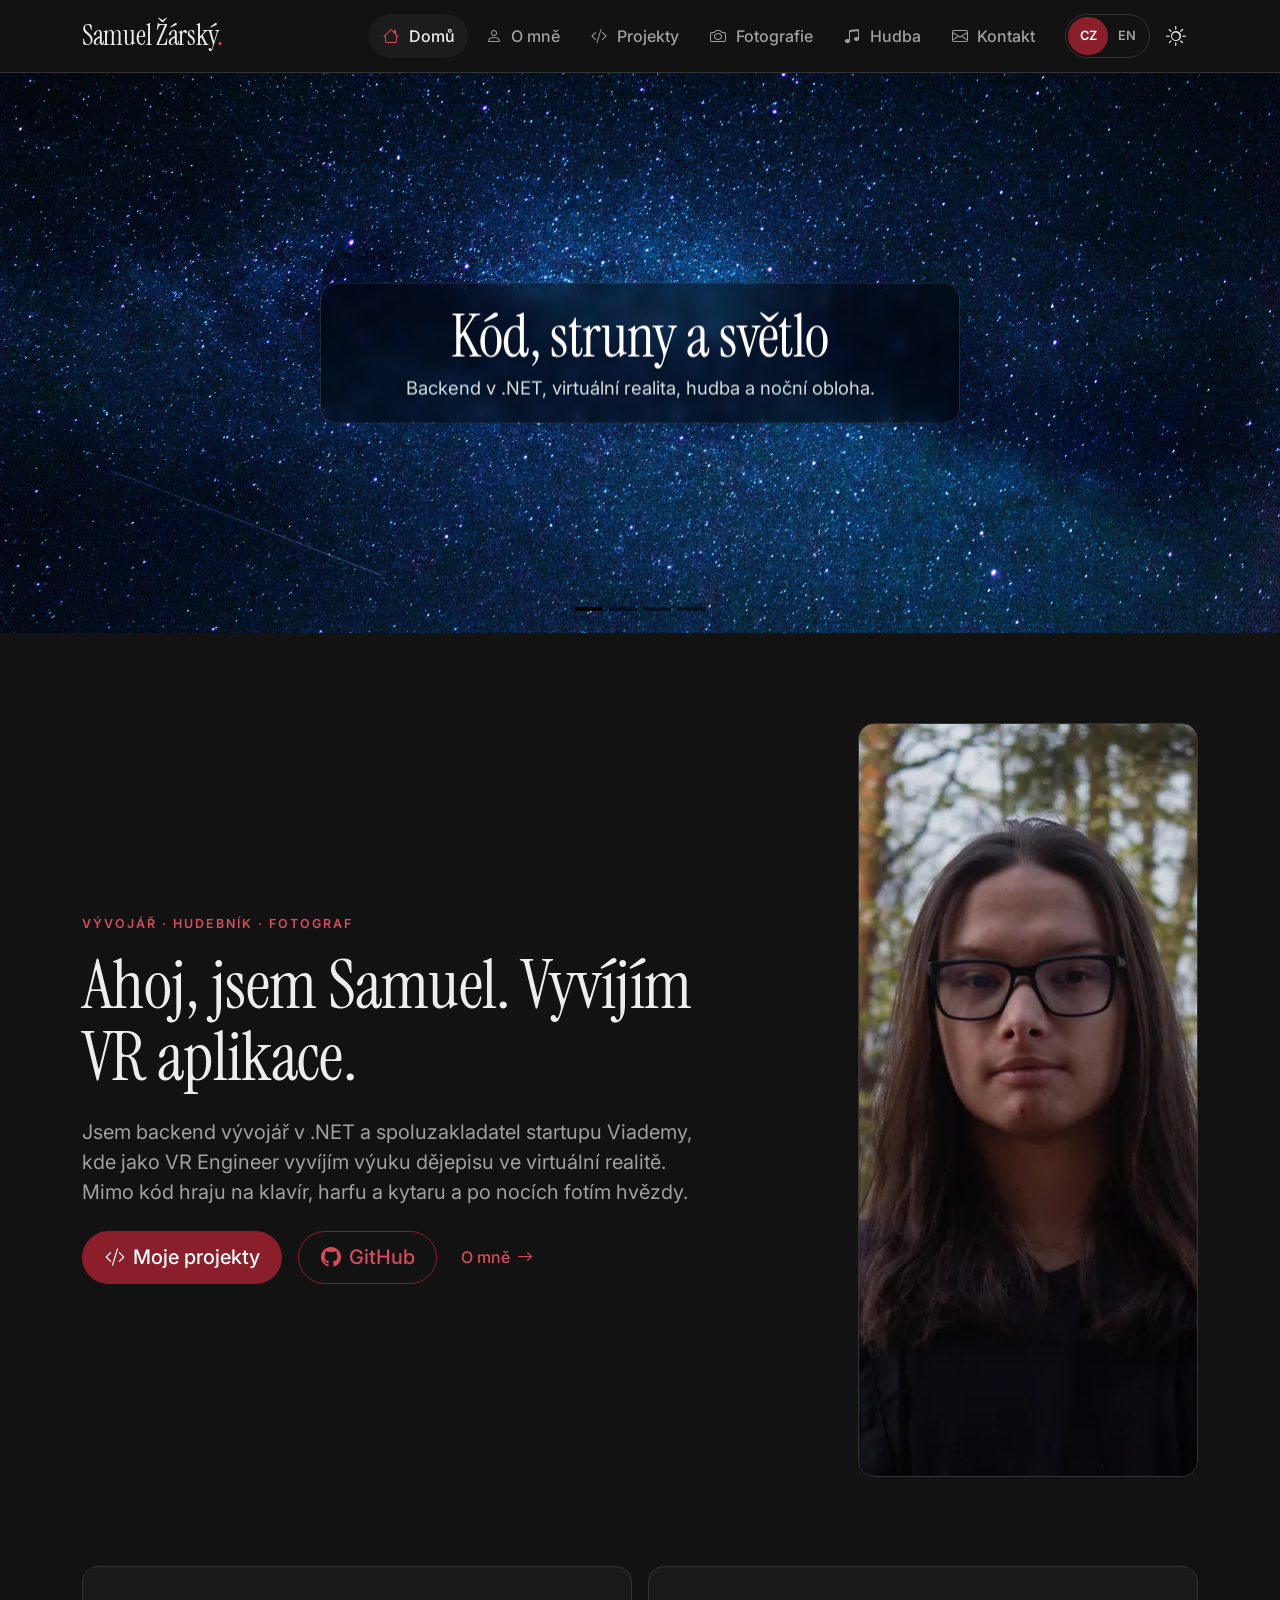
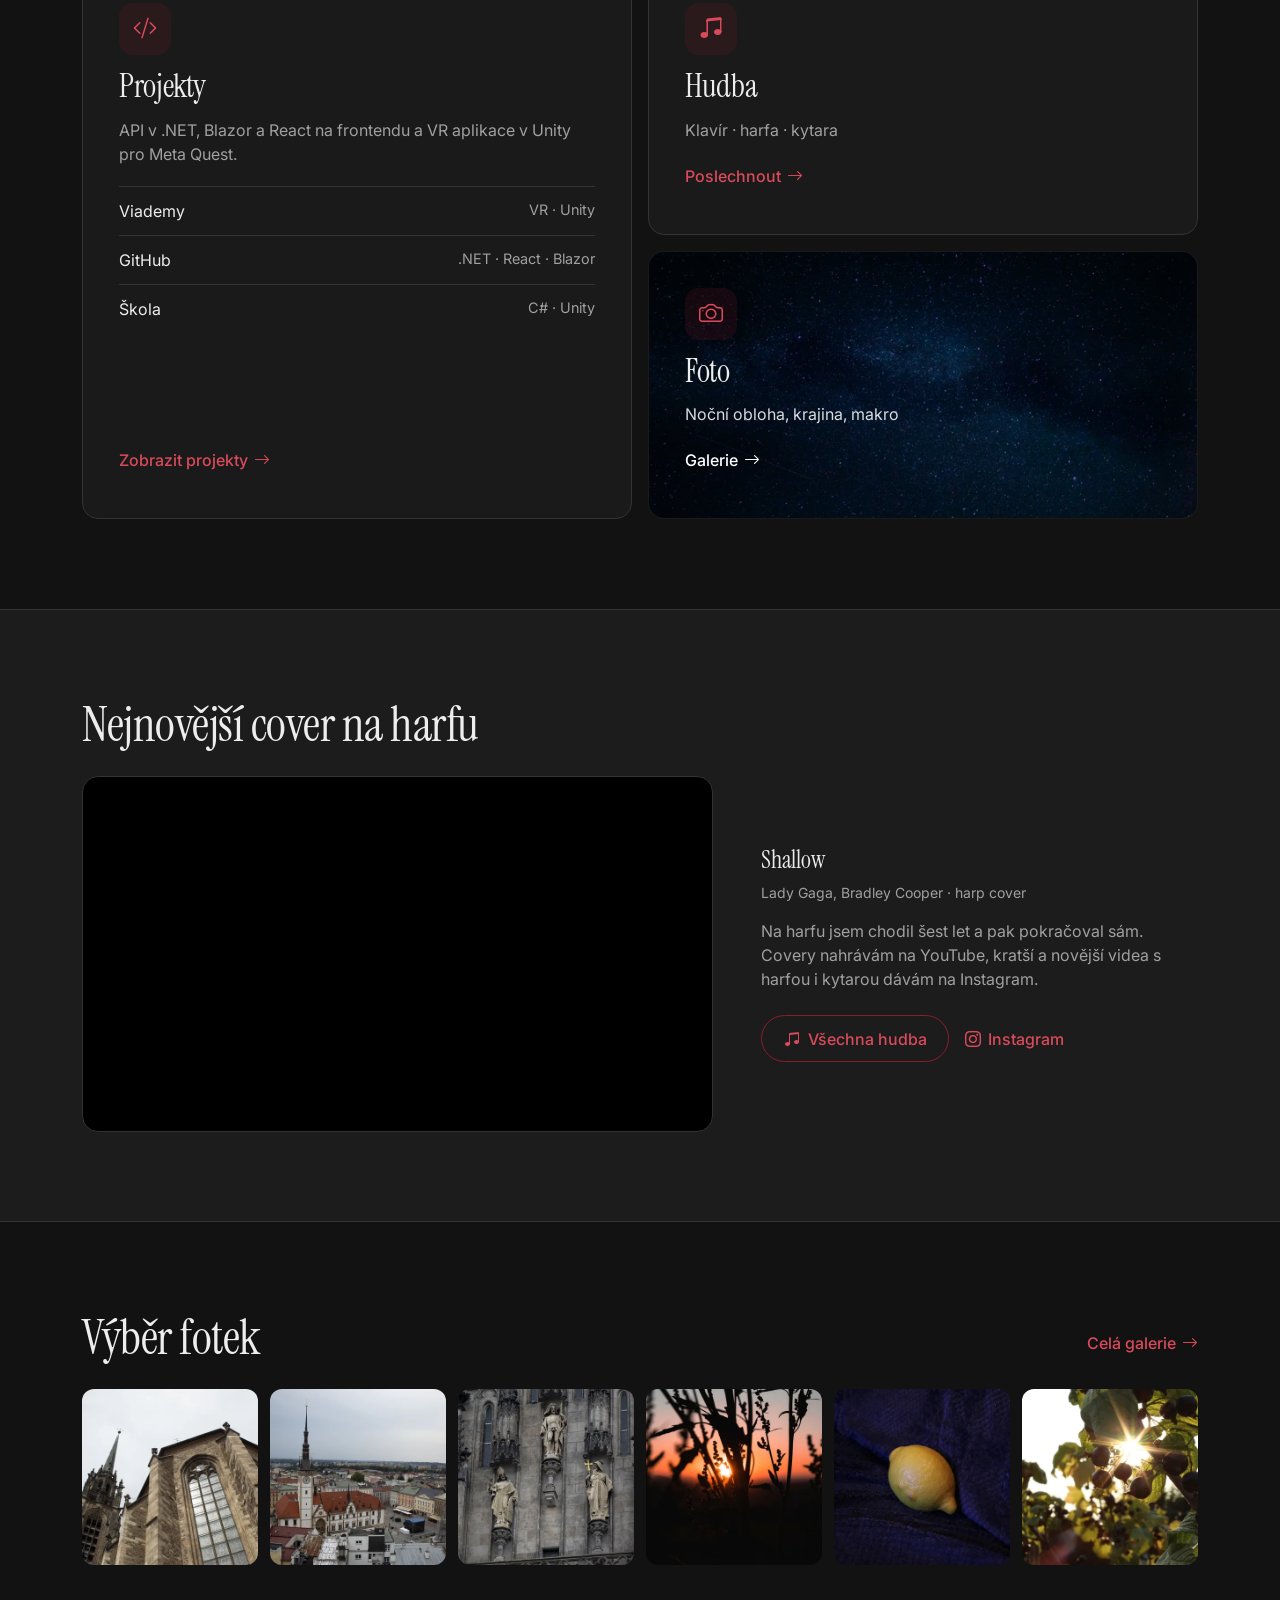
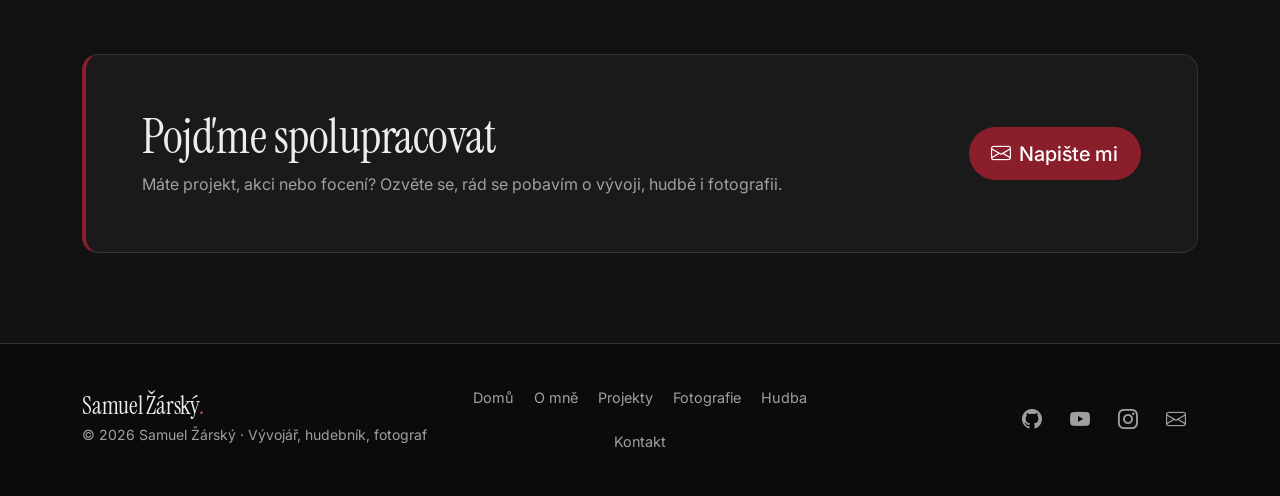
<file: index.html>
<!DOCTYPE html>
<html lang="cs" data-bs-theme="dark">
<head>
  <meta charset="utf-8">
  <meta name="viewport" content="width=device-width, initial-scale=1">
  <title data-i18n="title.home">Samuel Žárský – vývojář, hudebník, fotograf</title>
  <meta name="description" content="Osobní portfolio Samuela Žárského: backend vývoj v .NET, VR aplikace v Unity, hudba a fotografie.">
  <meta name="theme-color" content="#121212">
  <script>
    (function () {
      try {
        var t = localStorage.getItem("theme");
        if (t === "light" || t === "dark") document.documentElement.setAttribute("data-bs-theme", t);
        var l = localStorage.getItem("lang");
        if (l === "cs" || l === "en") document.documentElement.lang = l;
      } catch (e) {}
    })();
  </script>
  <link rel="icon" href="assets/favicon.svg" type="image/svg+xml">
  <link rel="preconnect" href="https://fonts.googleapis.com">
  <link rel="preconnect" href="https://fonts.gstatic.com" crossorigin>
  <link rel="stylesheet" href="https://fonts.googleapis.com/css2?family=Instrument+Serif&amp;family=Inter:wght@400;500;600&amp;display=swap">
  <link rel="stylesheet" href="https://cdn.jsdelivr.net/npm/bootstrap@5.3.3/dist/css/bootstrap.min.css">
  <link rel="stylesheet" href="https://cdn.jsdelivr.net/npm/bootstrap-icons@1.11.3/font/bootstrap-icons.min.css">
  <link rel="stylesheet" href="assets/css/style.css">
</head>
<body>
  <a class="skip-link visually-hidden-focusable" href="#main" data-i18n="common.skip">Přeskočit na obsah</a>

  <!-- Navbar + offcanvas menu -->
  <header class="site-header sticky-top">
    <nav class="navbar navbar-expand-lg" aria-label="Hlavní navigace" data-i18n-attr="aria-label:common.mainNav">
      <div class="container">
        <a class="navbar-brand logo" href="index.html">Samuel Žárský<span class="accent">.</span></a>
        <div class="d-flex align-items-center gap-1 order-lg-last ms-auto ms-lg-3">
          <div class="d-flex">
          <div class="btn-group lang-switch" role="group" aria-label="Jazyk / Language">
            <button type="button" class="btn btn-lang" data-lang="cs" aria-label="Čeština">CZ</button>
            <button type="button" class="btn btn-lang" data-lang="en" aria-label="English">EN</button>
          </div>
          </div>
          <button type="button" class="btn-icon theme-toggle" aria-label="Přepnout světlý / tmavý motiv" data-i18n-attr="aria-label:common.theme"><i class="bi bi-sun" aria-hidden="true"></i></button>
          <button class="navbar-toggler btn-icon" type="button" data-bs-toggle="offcanvas" data-bs-target="#mainMenu" aria-controls="mainMenu" aria-label="Otevřít menu" data-i18n-attr="aria-label:common.openMenu"><i class="bi bi-list" aria-hidden="true"></i></button>
        </div>
        <div class="offcanvas offcanvas-end" tabindex="-1" id="mainMenu" aria-labelledby="mainMenuLabel">
          <div class="offcanvas-header">
            <p class="offcanvas-title logo mb-0" id="mainMenuLabel">Samuel Žárský<span class="accent">.</span></p>
            <button type="button" class="btn-icon ms-auto" data-bs-dismiss="offcanvas" aria-label="Zavřít menu" data-i18n-attr="aria-label:common.closeMenu"><i class="bi bi-x-lg" aria-hidden="true"></i></button>
          </div>
          <div class="offcanvas-body">
            <ul class="navbar-nav ms-lg-auto gap-1">
              <li class="nav-item"><a class="nav-link active" aria-current="page" href="index.html"><i class="bi bi-house" aria-hidden="true"></i><span data-i18n="nav.home">Domů</span></a></li>
              <li class="nav-item"><a class="nav-link" href="o-mne.html"><i class="bi bi-person" aria-hidden="true"></i><span data-i18n="nav.about">O mně</span></a></li>
              <li class="nav-item"><a class="nav-link" href="projekty.html"><i class="bi bi-code-slash" aria-hidden="true"></i><span data-i18n="nav.projects">Projekty</span></a></li>
              <li class="nav-item"><a class="nav-link" href="fotografie.html"><i class="bi bi-camera" aria-hidden="true"></i><span data-i18n="nav.photo">Fotografie</span></a></li>
              <li class="nav-item"><a class="nav-link" href="hudba.html"><i class="bi bi-music-note-beamed" aria-hidden="true"></i><span data-i18n="nav.music">Hudba</span></a></li>
              <li class="nav-item"><a class="nav-link" href="kontakt.html"><i class="bi bi-envelope" aria-hidden="true"></i><span data-i18n="nav.contact">Kontakt</span></a></li>
            </ul>
            <div class="d-lg-none mt-4 pt-4 border-top">
              <div class="d-flex align-items-center justify-content-between gap-3 mb-3">
                <span class="form-section-title mb-0" data-i18n="common.language">Jazyk</span>
                <div class="btn-group lang-switch" role="group" aria-label="Jazyk / Language">
            <button type="button" class="btn btn-lang" data-lang="cs" aria-label="Čeština">CZ</button>
            <button type="button" class="btn btn-lang" data-lang="en" aria-label="English">EN</button>
          </div>
              </div>
              <div class="d-flex align-items-center justify-content-between gap-3 mb-3">
                <span class="form-section-title mb-0" data-i18n="common.themeLabel">Motiv</span>
                <button type="button" class="btn-icon theme-toggle" aria-label="Přepnout světlý / tmavý motiv" data-i18n-attr="aria-label:common.theme"><i class="bi bi-sun" aria-hidden="true"></i></button>
              </div>
              <ul class="social-links list-unstyled mb-0">
                <li><a class="btn-icon" href="https://github.com/StringSlayyer" target="_blank" rel="noopener" aria-label="GitHub"><i class="bi bi-github" aria-hidden="true"></i></a></li>
                <li><a class="btn-icon" href="https://www.youtube.com/@samuelzarsky666" target="_blank" rel="noopener" aria-label="YouTube"><i class="bi bi-youtube" aria-hidden="true"></i></a></li>
                <li><a class="btn-icon" href="https://www.instagram.com/samuel_zarsky/" target="_blank" rel="noopener" aria-label="Instagram"><i class="bi bi-instagram" aria-hidden="true"></i></a></li>
                <li><a class="btn-icon" href="mailto:sam@viademy.com" aria-label="E-mail"><i class="bi bi-envelope" aria-hidden="true"></i></a></li>
              </ul>
            </div>
          </div>
        </div>
      </div>
    </nav>
  </header>

  <main id="main">
    <!-- Carousel -->
    <div id="heroCarousel" class="carousel slide carousel-fade hero-carousel" data-bs-ride="carousel" data-bs-interval="6000">
      <div class="carousel-indicators">
        <button type="button" data-bs-target="#heroCarousel" data-bs-slide-to="0" class="active" aria-current="true" aria-label="Snímek 1"></button>
        <button type="button" data-bs-target="#heroCarousel" data-bs-slide-to="1" aria-label="Snímek 2"></button>
        <button type="button" data-bs-target="#heroCarousel" data-bs-slide-to="2" aria-label="Snímek 3"></button>
        <button type="button" data-bs-target="#heroCarousel" data-bs-slide-to="3" aria-label="Snímek 4"></button>
      </div>
      <div class="carousel-inner">
        <div class="carousel-item active">
          <img src="assets/img/carousel/img_7862_ps.webp" width="2000" height="1333" alt="Mléčná dráha na noční obloze" data-i18n-attr="alt:hero.alt1">
          <div class="carousel-caption">
            <h2 data-i18n="hero.t1">Kód, struny a světlo</h2>
            <p data-i18n="hero.s1">Backend v .NET, virtuální realita, hudba a noční obloha.</p>
          </div>
        </div>
        <div class="carousel-item">
          <img src="assets/img/carousel/img_1972_ps1.webp" width="2000" height="1333" alt="Star trails nad siluetami stromů" data-i18n-attr="alt:hero.alt2" loading="lazy">
          <div class="carousel-caption">
            <h2 data-i18n="hero.t2">Kód</h2>
            <p data-i18n="hero.s2">Backend v .NET a VR aplikace v Unity.</p>
          </div>
        </div>
        <div class="carousel-item">
          <img src="assets/img/carousel/img_9283.webp" width="2000" height="1333" alt="Západ slunce prosvítající vysokou trávou" data-i18n-attr="alt:hero.alt3" loading="lazy">
          <div class="carousel-caption">
            <h2 data-i18n="hero.t3">Struny</h2>
            <p data-i18n="hero.s3">Klavír od první třídy, harfa a kytara.</p>
          </div>
        </div>
        <div class="carousel-item">
          <img src="assets/img/carousel/img_6453.webp" width="2000" height="1333" alt="Zimní noční obloha nad osvětleným obzorem" data-i18n-attr="alt:hero.alt4" loading="lazy">
          <div class="carousel-caption">
            <h2 data-i18n="hero.t4">Světlo</h2>
            <p data-i18n="hero.s4">Noční obloha, krajina a detaily kolem nás.</p>
          </div>
        </div>
      </div>
      <button class="carousel-control-prev" type="button" data-bs-target="#heroCarousel" data-bs-slide="prev">
        <span class="carousel-control-prev-icon" aria-hidden="true"></span>
        <span class="visually-hidden" data-i18n="common.prev">Předchozí</span>
      </button>
      <button class="carousel-control-next" type="button" data-bs-target="#heroCarousel" data-bs-slide="next">
        <span class="carousel-control-next-icon" aria-hidden="true"></span>
        <span class="visually-hidden" data-i18n="common.next">Další</span>
      </button>
    </div>

    <!-- Intro -->
    <section class="section" aria-labelledby="introTitle">
      <div class="container">
        <div class="row align-items-center g-4 g-lg-5">
          <div class="col-lg-7" data-reveal>
            <p class="eyebrow mb-3" data-i18n="home.eyebrow">Vývojář · Hudebník · Fotograf</p>
            <h1 id="introTitle" class="mb-4" data-i18n="home.title">Ahoj, jsem Samuel. Vyvíjím VR aplikace.</h1>
            <p class="lead mb-4" data-i18n="home.lead">Jsem backend vývojář v .NET a spoluzakladatel startupu Viademy, kde jako VR Engineer vyvíjím výuku dějepisu ve virtuální realitě. Mimo kód hraju na klavír, harfu a kytaru a po nocích fotím hvězdy.</p>
            <div class="d-flex flex-wrap align-items-center gap-2 gap-lg-3">
              <a class="btn btn-primary btn-lg" href="projekty.html"><i class="bi bi-code-slash" aria-hidden="true"></i><span data-i18n="home.ctaProjects">Moje projekty</span></a>
              <a class="btn btn-outline-primary btn-lg" href="https://github.com/StringSlayyer" target="_blank" rel="noopener"><i class="bi bi-github" aria-hidden="true"></i>GitHub</a>
              <a class="btn-link-arrow d-none d-lg-inline-flex ms-2" href="o-mne.html"><span data-i18n="nav.about">O mně</span><i class="bi bi-arrow-right" aria-hidden="true"></i></a>
            </div>
          </div>
          <div class="col-lg-4 offset-lg-1 d-none d-lg-block" data-reveal>
            <img class="portrait" src="assets/img/portret/img_0406.webp" width="800" height="754" alt="Portrét Samuela Žárského" data-i18n-attr="alt:common.portraitAlt" loading="lazy">
          </div>
        </div>
      </div>
    </section>

    <!-- Bento karty -->
    <section class="section pt-0" aria-label="Co dělám" data-i18n-attr="aria-label:home.bentoLabel">
      <div class="container">
        <div class="bento">
          <a class="bento-card bento-large card-surface card-hover" href="projekty.html" data-reveal>
            <span class="card-icon"><i class="bi bi-code-slash" aria-hidden="true"></i></span>
            <h3 data-i18n="nav.projects">Projekty</h3>
            <p data-i18n="home.bentoProjectsText">API v .NET, Blazor a React na frontendu a VR aplikace v Unity pro Meta Quest.</p>
            <ul class="project-list">
              <li><span>Viademy</span><span>VR · Unity</span></li>
              <li><span>GitHub</span><span>.NET · React · Blazor</span></li>
              <li><span data-i18n="projects.tabSchool">Škola</span><span>C# · Unity</span></li>
            </ul>
            <span class="btn-link-arrow"><span data-i18n="home.allProjects">Zobrazit projekty</span><i class="bi bi-arrow-right" aria-hidden="true"></i></span>
          </a>
          <a class="bento-card card-surface card-hover" href="hudba.html" data-reveal>
            <span class="card-icon"><i class="bi bi-music-note-beamed" aria-hidden="true"></i></span>
            <h3 data-i18n="nav.music">Hudba</h3>
            <p data-i18n="home.bentoMusicText">Klavír · harfa · kytara</p>
            <span class="btn-link-arrow"><span data-i18n="home.toMusic">Poslechnout</span><i class="bi bi-arrow-right" aria-hidden="true"></i></span>
          </a>
          <a class="bento-card card-surface card-hover has-image" href="fotografie.html" data-reveal>
            <img class="bento-bg" src="assets/img/galerie/noc/img_7862_ps-thumb.webp" width="600" height="400" alt="" loading="lazy">
            <span class="card-icon"><i class="bi bi-camera" aria-hidden="true"></i></span>
            <h3 data-i18n="home.bentoPhotoTitle">Foto</h3>
            <p data-i18n="home.bentoPhotoText">Noční obloha, krajina, makro</p>
            <span class="btn-link-arrow"><span data-i18n="home.toGallery">Galerie</span><i class="bi bi-arrow-right" aria-hidden="true"></i></span>
          </a>
        </div>
      </div>
    </section>

    <!-- Hudba: nejnovější cover -->
    <section class="section band" aria-labelledby="musicTitle">
      <div class="container">
        <h2 id="musicTitle" class="mb-4" data-reveal data-i18n="home.musicTitle">Nejnovější cover na harfu</h2>
        <div class="row g-4 g-lg-5 align-items-center">
          <div class="col-md-7" data-reveal>
            <div class="ratio ratio-16x9 video-frame">
              <iframe src="https://www.youtube-nocookie.com/embed/yvp74DBEI4M" title="Shallow – Lady Gaga, Bradley Cooper (harp cover)" loading="lazy" allow="accelerometer; clipboard-write; encrypted-media; gyroscope; picture-in-picture; web-share" referrerpolicy="strict-origin-when-cross-origin" allowfullscreen></iframe>
            </div>
          </div>
          <div class="col-md-5" data-reveal>
            <h3 class="h4 mb-2">Shallow</h3>
            <p class="text-secondary small mb-3">Lady Gaga, Bradley Cooper · harp cover</p>
            <p class="text-secondary mb-4" data-i18n="home.musicText">Na harfu jsem chodil šest let a pak pokračoval sám. Covery nahrávám na YouTube, kratší a novější videa s harfou i kytarou dávám na Instagram.</p>
            <div class="d-flex flex-wrap align-items-center gap-3">
              <a class="btn btn-outline-primary" href="hudba.html"><i class="bi bi-music-note-beamed" aria-hidden="true"></i><span data-i18n="home.musicMore">Všechna hudba</span></a>
              <a class="btn-link-arrow" href="https://www.instagram.com/samuel_zarsky/" target="_blank" rel="noopener"><i class="bi bi-instagram" aria-hidden="true"></i><span>Instagram</span></a>
            </div>
          </div>
        </div>
      </div>
    </section>

    <!-- Výběr fotek (klik otevře modal) -->
    <section class="section" aria-labelledby="photosTitle">
      <div class="container">
        <div class="d-flex flex-wrap align-items-end justify-content-between gap-3 mb-4" data-reveal>
          <h2 id="photosTitle" class="mb-0" data-i18n="home.photosTitle">Výběr fotek</h2>
          <a class="btn-link-arrow d-none d-lg-inline-flex" href="fotografie.html"><span data-i18n="home.fullGallery">Celá galerie</span><i class="bi bi-arrow-right" aria-hidden="true"></i></a>
        </div>
        <div class="row row-cols-3 row-cols-md-4 row-cols-lg-6 photo-grid" id="featuredGrid" data-reveal></div>
        <div class="text-center mt-4 d-lg-none">
          <a class="btn btn-outline-light-subtle" href="fotografie.html"><i class="bi bi-images" aria-hidden="true"></i><span data-i18n="home.fullGallery">Celá galerie</span></a>
        </div>
      </div>
    </section>

    <!-- Výzva ke kontaktu -->
    <section class="section pt-0" aria-labelledby="ctaTitle">
      <div class="container">
        <div class="cta-box d-flex flex-column flex-md-row align-items-md-center justify-content-between gap-4" data-reveal>
          <div>
            <h2 id="ctaTitle" class="mb-2" data-i18n="home.ctaTitle">Pojďme spolupracovat</h2>
            <p class="text-secondary mb-0" data-i18n="home.ctaText">Máte projekt, akci nebo focení? Ozvěte se, rád se pobavím o vývoji, hudbě i fotografii.</p>
          </div>
          <a class="btn btn-primary btn-lg flex-shrink-0" href="kontakt.html"><i class="bi bi-envelope" aria-hidden="true"></i><span data-i18n="home.ctaButton">Napište mi</span></a>
        </div>
      </div>
    </section>
  </main>

  <!-- Modal: detail fotky -->
  <div class="modal fade" id="photoModal" tabindex="-1" aria-labelledby="photoModalTitle" aria-hidden="true">
    <div class="modal-dialog modal-xl modal-dialog-centered modal-fullscreen-md-down">
      <div class="modal-content">
        <div class="modal-header">
          <div>
            <p class="eyebrow mb-1" id="photoModalCategory"></p>
            <h2 class="modal-title h3 mb-0" id="photoModalTitle">&nbsp;</h2>
          </div>
          <button type="button" class="btn-icon ms-auto" data-bs-dismiss="modal" aria-label="Zavřít" data-i18n-attr="aria-label:common.close"><i class="bi bi-x-lg" aria-hidden="true"></i></button>
        </div>
        <div class="modal-body">
          <figure class="modal-photo mb-4" id="photoModalMedia"></figure>
          <dl class="exif-list" id="photoModalExif"></dl>
        </div>
        <div class="modal-footer justify-content-between">
          <button type="button" class="btn btn-outline-light-subtle" id="photoPrev"><i class="bi bi-chevron-left" aria-hidden="true"></i><span data-i18n="common.prev">Předchozí</span></button>
          <button type="button" class="btn btn-outline-light-subtle" id="photoNext"><span data-i18n="common.next">Další</span><i class="bi bi-chevron-right" aria-hidden="true"></i></button>
        </div>
      </div>
    </div>
  </div>

  <!-- Footer -->
  <footer class="site-footer">
    <div class="container">
      <div class="row g-4 align-items-center text-center text-md-start">
        <div class="col-md-6 col-lg-4">
          <a class="logo" href="index.html">Samuel Žárský<span class="accent">.</span></a>
          <p class="text-secondary small mb-0 mt-1">&copy; 2026 Samuel Žárský · <span data-i18n="footer.note">Vývojář, hudebník, fotograf</span></p>
        </div>
        <nav class="col-lg-4 d-none d-lg-block" aria-label="Mapa webu" data-i18n-attr="aria-label:footer.sitemap">
          <ul class="footer-sitemap list-unstyled mb-0">
            <li><a href="index.html" data-i18n="nav.home">Domů</a></li>
            <li><a href="o-mne.html" data-i18n="nav.about">O mně</a></li>
            <li><a href="projekty.html" data-i18n="nav.projects">Projekty</a></li>
            <li><a href="fotografie.html" data-i18n="nav.photo">Fotografie</a></li>
            <li><a href="hudba.html" data-i18n="nav.music">Hudba</a></li>
            <li><a href="kontakt.html" data-i18n="nav.contact">Kontakt</a></li>
          </ul>
        </nav>
        <div class="col-md-6 col-lg-4 d-flex justify-content-center justify-content-md-end">
          <ul class="social-links list-unstyled mb-0">
                <li><a class="btn-icon" href="https://github.com/StringSlayyer" target="_blank" rel="noopener" aria-label="GitHub"><i class="bi bi-github" aria-hidden="true"></i></a></li>
                <li><a class="btn-icon" href="https://www.youtube.com/@samuelzarsky666" target="_blank" rel="noopener" aria-label="YouTube"><i class="bi bi-youtube" aria-hidden="true"></i></a></li>
                <li><a class="btn-icon" href="https://www.instagram.com/samuel_zarsky/" target="_blank" rel="noopener" aria-label="Instagram"><i class="bi bi-instagram" aria-hidden="true"></i></a></li>
                <li><a class="btn-icon" href="mailto:sam@viademy.com" aria-label="E-mail"><i class="bi bi-envelope" aria-hidden="true"></i></a></li>
              </ul>
        </div>
      </div>
    </div>
  </footer>
  <script src="https://cdn.jsdelivr.net/npm/bootstrap@5.3.3/dist/js/bootstrap.bundle.min.js"></script>
  <script src="assets/js/data-fotky.js"></script>
  <script src="assets/js/i18n.js"></script>
  <script src="assets/js/main.js"></script>
</body>
</html>
</file>
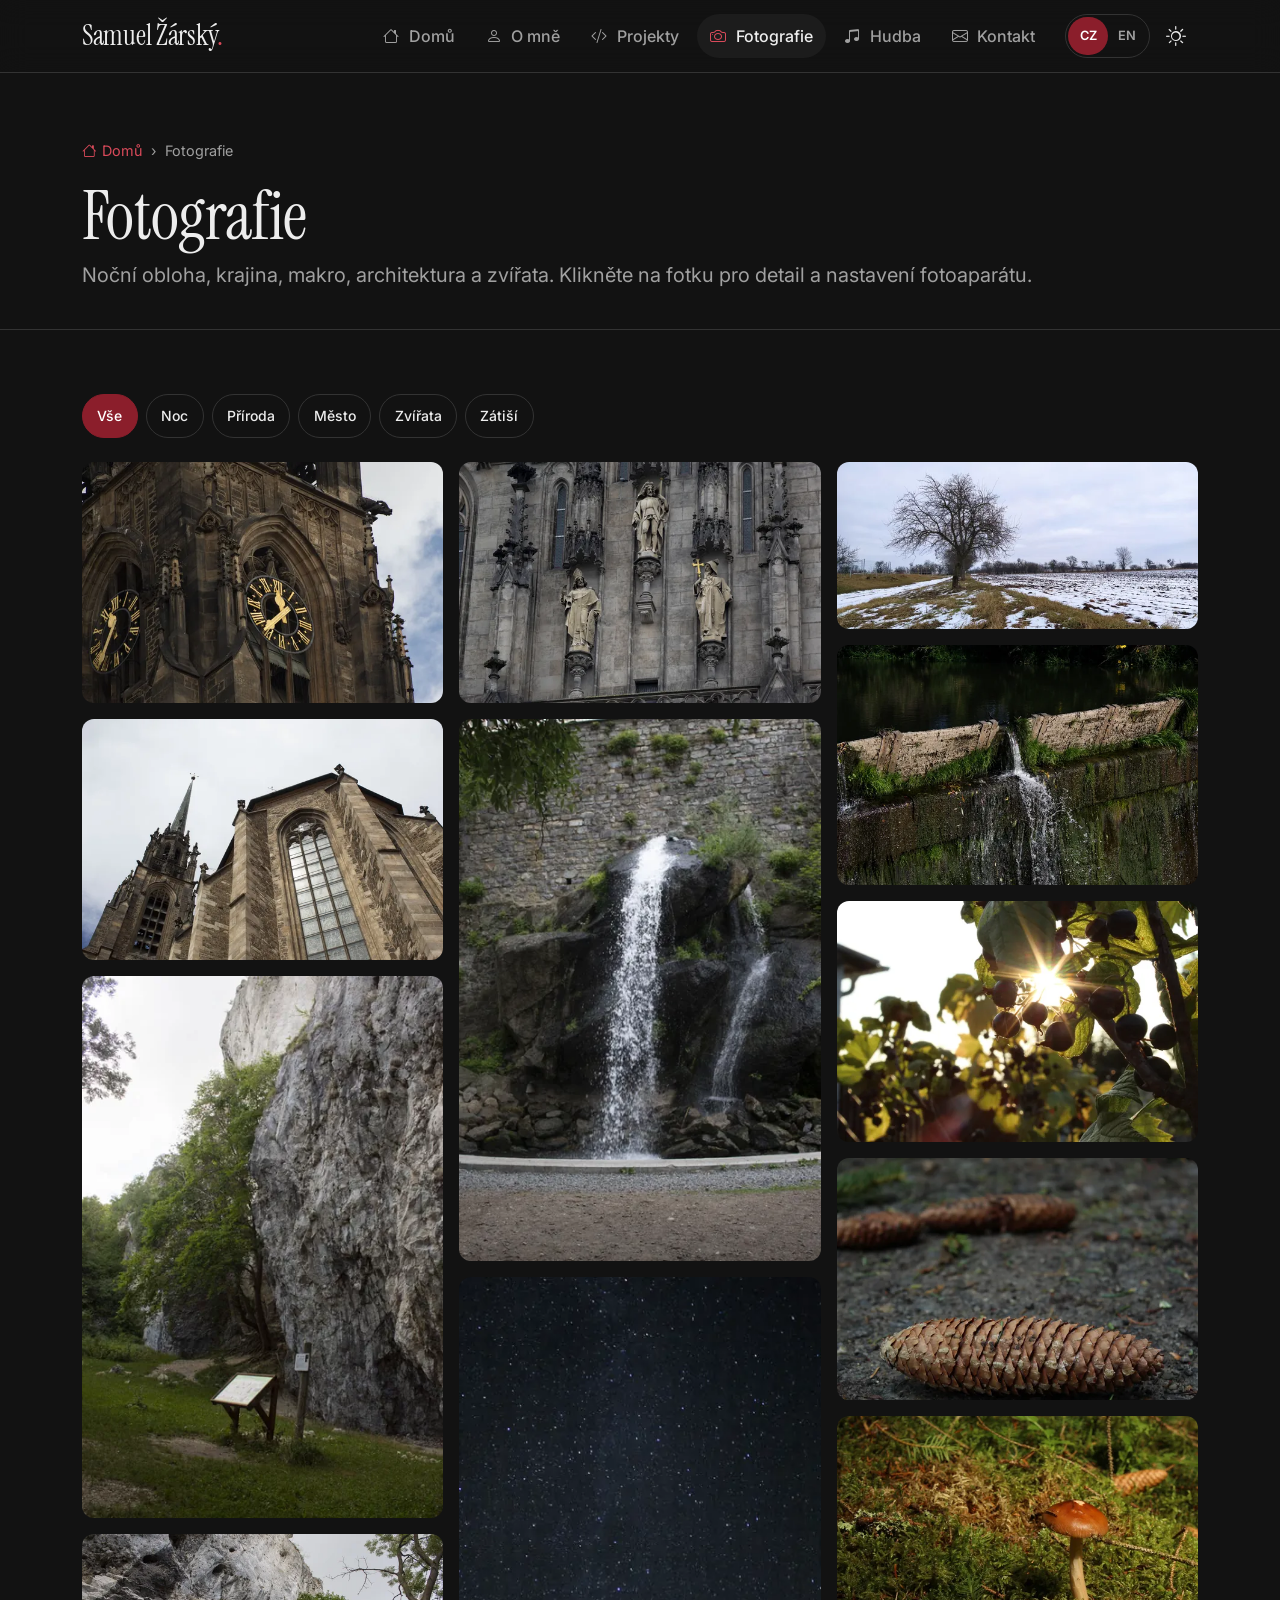
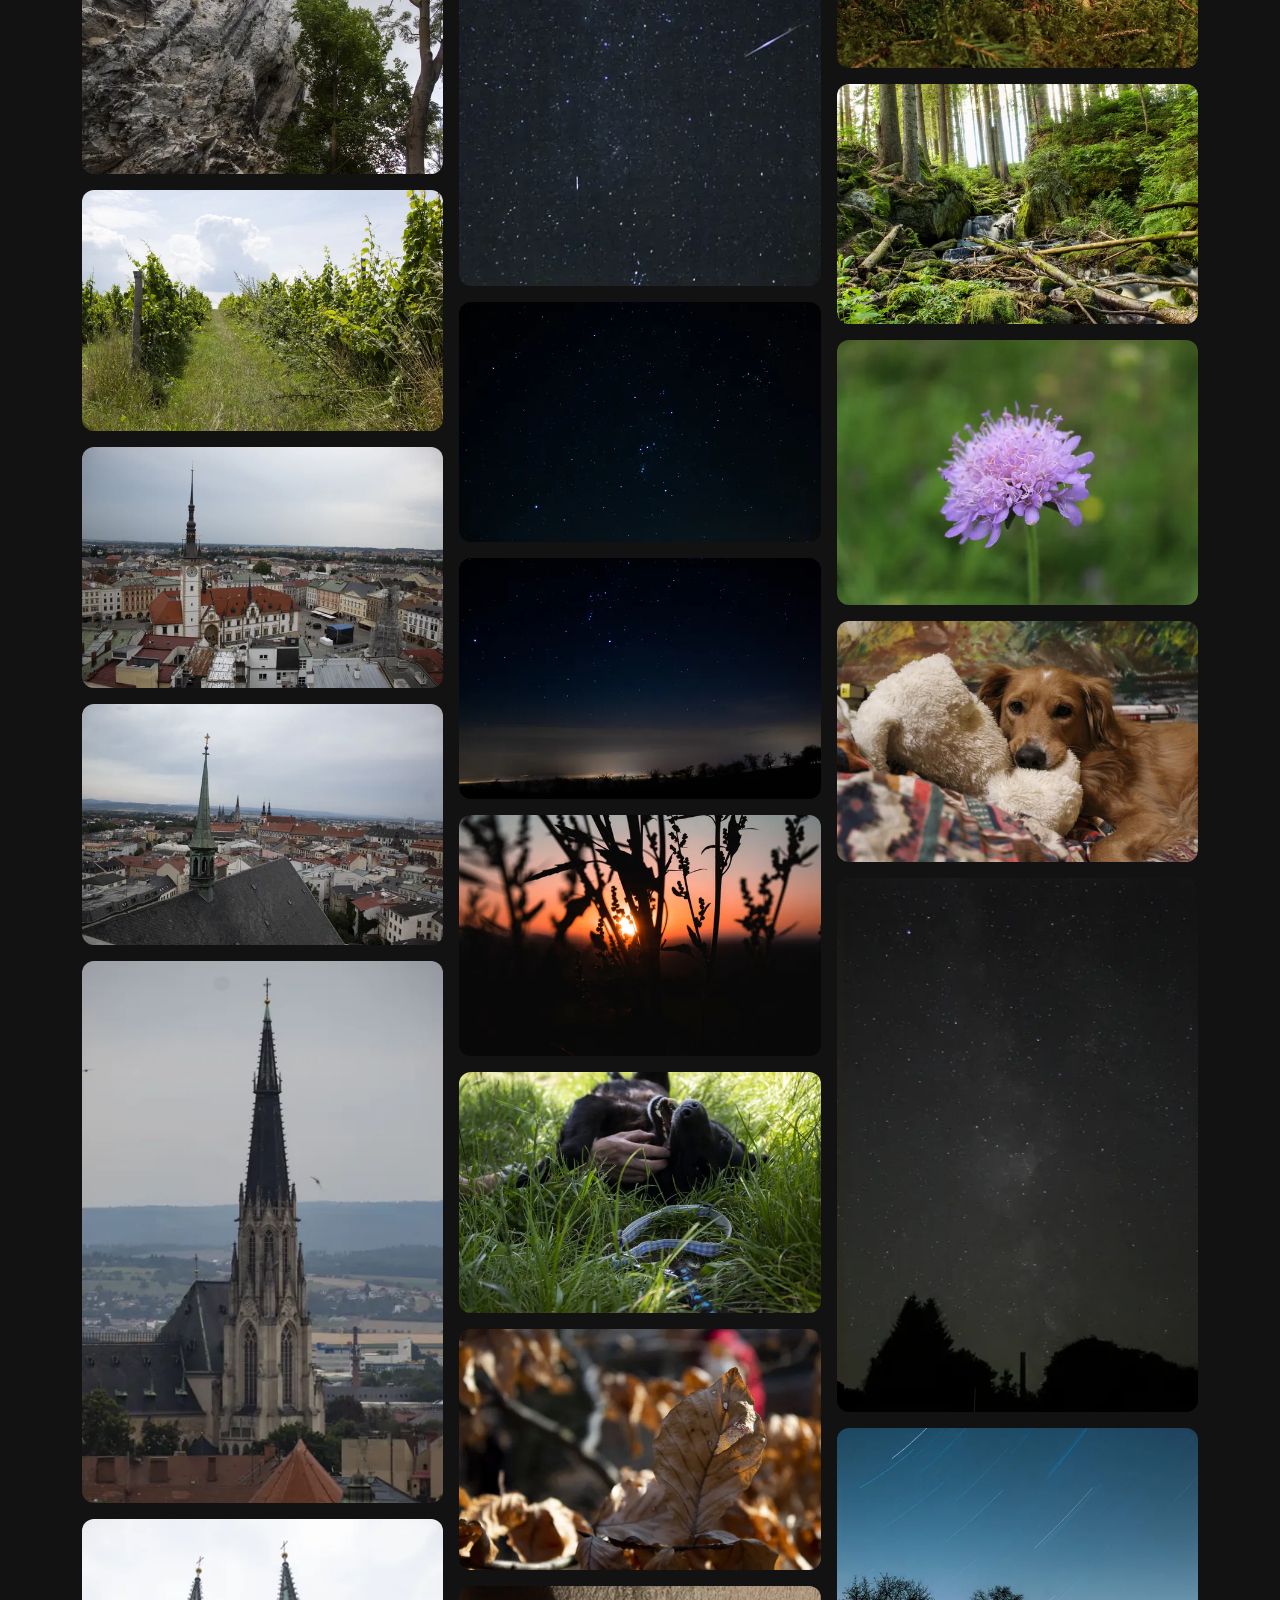
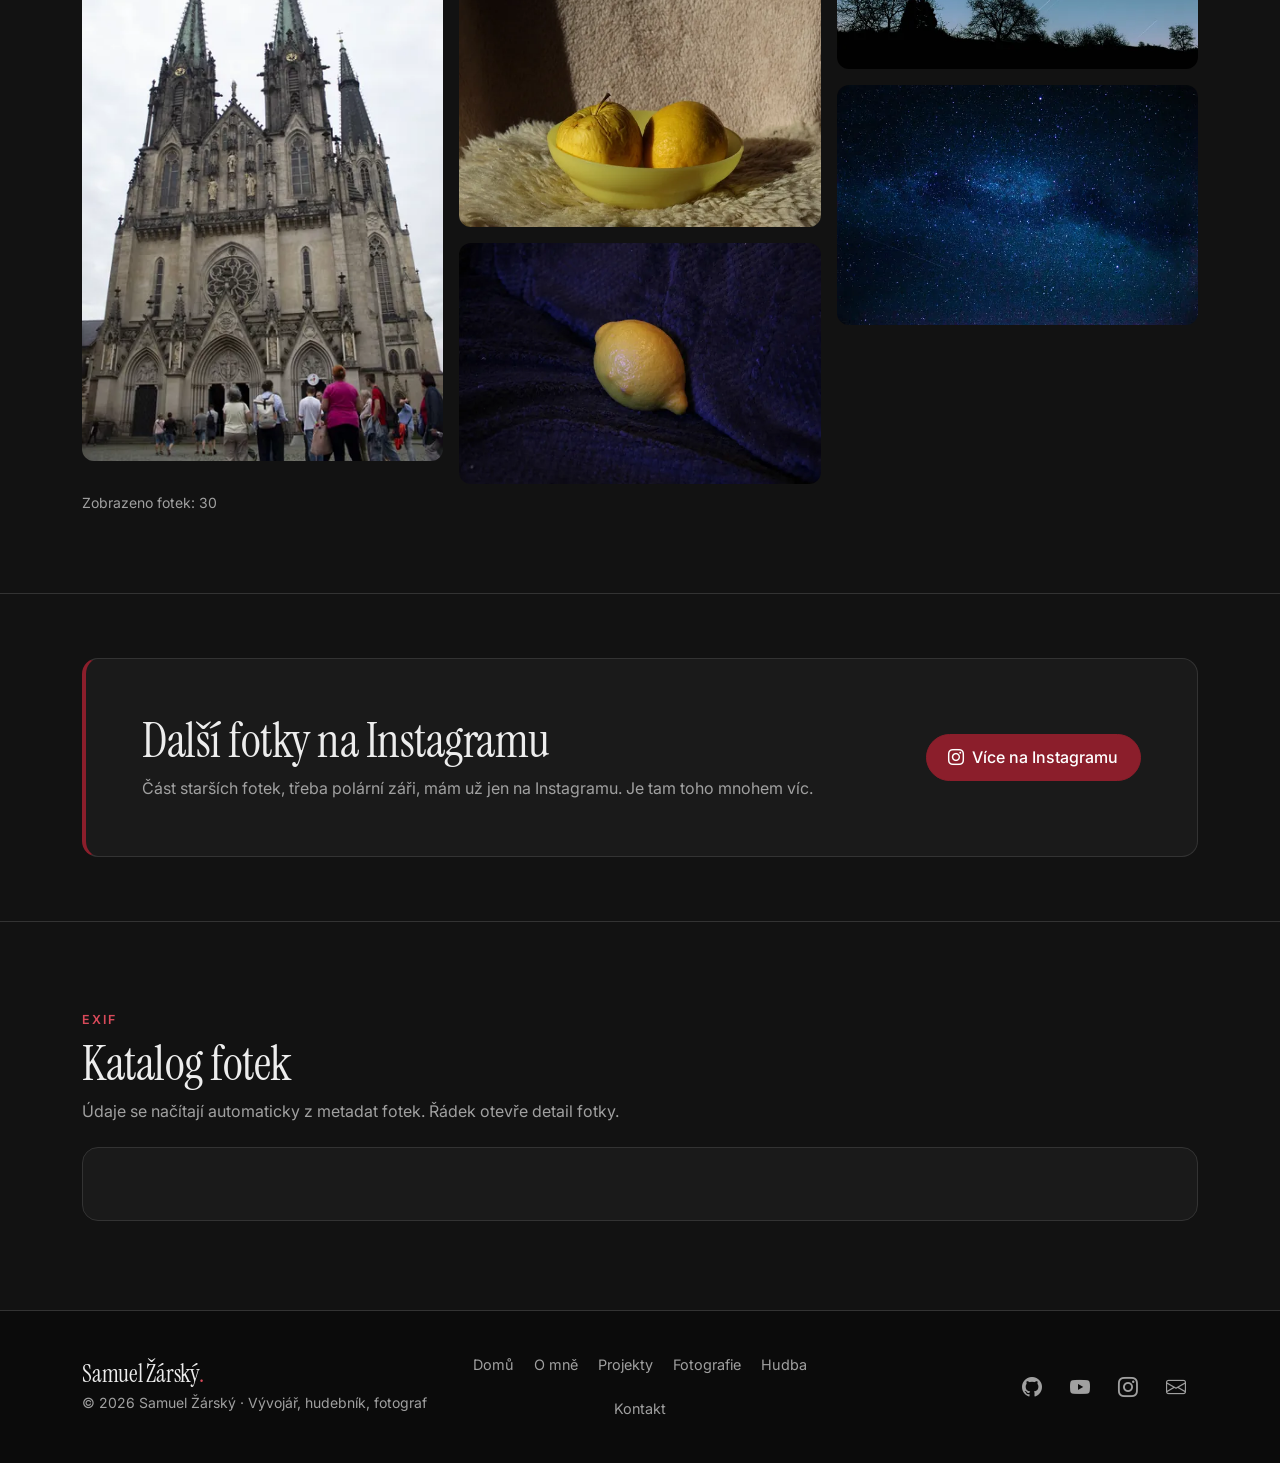
<file: fotografie.html>
<!DOCTYPE html>
<html lang="cs" data-bs-theme="dark">
<head>
  <meta charset="utf-8">
  <meta name="viewport" content="width=device-width, initial-scale=1">
  <title data-i18n="title.photo">Fotografie – Samuel Žárský</title>
  <meta name="description" content="Fotografie Samuela Žárského: noční obloha, příroda, město, zvířata a zátiší.">
  <meta name="theme-color" content="#121212">
  <script>
    (function () {
      try {
        var t = localStorage.getItem("theme");
        if (t === "light" || t === "dark") document.documentElement.setAttribute("data-bs-theme", t);
        var l = localStorage.getItem("lang");
        if (l === "cs" || l === "en") document.documentElement.lang = l;
      } catch (e) {}
    })();
  </script>
  <link rel="icon" href="assets/favicon.svg" type="image/svg+xml">
  <link rel="preconnect" href="https://fonts.googleapis.com">
  <link rel="preconnect" href="https://fonts.gstatic.com" crossorigin>
  <link rel="stylesheet" href="https://fonts.googleapis.com/css2?family=Instrument+Serif&amp;family=Inter:wght@400;500;600&amp;display=swap">
  <link rel="stylesheet" href="https://cdn.jsdelivr.net/npm/bootstrap@5.3.3/dist/css/bootstrap.min.css">
  <link rel="stylesheet" href="https://cdn.jsdelivr.net/npm/bootstrap-icons@1.11.3/font/bootstrap-icons.min.css">
  <link rel="stylesheet" href="https://cdn.datatables.net/2.1.8/css/dataTables.bootstrap5.min.css">
  <link rel="stylesheet" href="https://cdn.datatables.net/responsive/3.0.3/css/responsive.bootstrap5.min.css">
  <link rel="stylesheet" href="assets/css/style.css">
</head>
<body>
  <a class="skip-link visually-hidden-focusable" href="#main" data-i18n="common.skip">Přeskočit na obsah</a>

  <!-- Navbar + offcanvas menu -->
  <header class="site-header sticky-top">
    <nav class="navbar navbar-expand-lg" aria-label="Hlavní navigace" data-i18n-attr="aria-label:common.mainNav">
      <div class="container">
        <a class="navbar-brand logo" href="index.html">Samuel Žárský<span class="accent">.</span></a>
        <div class="d-flex align-items-center gap-1 order-lg-last ms-auto ms-lg-3">
          <div class="d-flex">
          <div class="btn-group lang-switch" role="group" aria-label="Jazyk / Language">
            <button type="button" class="btn btn-lang" data-lang="cs" aria-label="Čeština">CZ</button>
            <button type="button" class="btn btn-lang" data-lang="en" aria-label="English">EN</button>
          </div>
          </div>
          <button type="button" class="btn-icon theme-toggle" aria-label="Přepnout světlý / tmavý motiv" data-i18n-attr="aria-label:common.theme"><i class="bi bi-sun" aria-hidden="true"></i></button>
          <button class="navbar-toggler btn-icon" type="button" data-bs-toggle="offcanvas" data-bs-target="#mainMenu" aria-controls="mainMenu" aria-label="Otevřít menu" data-i18n-attr="aria-label:common.openMenu"><i class="bi bi-list" aria-hidden="true"></i></button>
        </div>
        <div class="offcanvas offcanvas-end" tabindex="-1" id="mainMenu" aria-labelledby="mainMenuLabel">
          <div class="offcanvas-header">
            <p class="offcanvas-title logo mb-0" id="mainMenuLabel">Samuel Žárský<span class="accent">.</span></p>
            <button type="button" class="btn-icon ms-auto" data-bs-dismiss="offcanvas" aria-label="Zavřít menu" data-i18n-attr="aria-label:common.closeMenu"><i class="bi bi-x-lg" aria-hidden="true"></i></button>
          </div>
          <div class="offcanvas-body">
            <ul class="navbar-nav ms-lg-auto gap-1">
              <li class="nav-item"><a class="nav-link" href="index.html"><i class="bi bi-house" aria-hidden="true"></i><span data-i18n="nav.home">Domů</span></a></li>
              <li class="nav-item"><a class="nav-link" href="o-mne.html"><i class="bi bi-person" aria-hidden="true"></i><span data-i18n="nav.about">O mně</span></a></li>
              <li class="nav-item"><a class="nav-link" href="projekty.html"><i class="bi bi-code-slash" aria-hidden="true"></i><span data-i18n="nav.projects">Projekty</span></a></li>
              <li class="nav-item"><a class="nav-link active" aria-current="page" href="fotografie.html"><i class="bi bi-camera" aria-hidden="true"></i><span data-i18n="nav.photo">Fotografie</span></a></li>
              <li class="nav-item"><a class="nav-link" href="hudba.html"><i class="bi bi-music-note-beamed" aria-hidden="true"></i><span data-i18n="nav.music">Hudba</span></a></li>
              <li class="nav-item"><a class="nav-link" href="kontakt.html"><i class="bi bi-envelope" aria-hidden="true"></i><span data-i18n="nav.contact">Kontakt</span></a></li>
            </ul>
            <div class="d-lg-none mt-4 pt-4 border-top">
              <div class="d-flex align-items-center justify-content-between gap-3 mb-3">
                <span class="form-section-title mb-0" data-i18n="common.language">Jazyk</span>
                <div class="btn-group lang-switch" role="group" aria-label="Jazyk / Language">
            <button type="button" class="btn btn-lang" data-lang="cs" aria-label="Čeština">CZ</button>
            <button type="button" class="btn btn-lang" data-lang="en" aria-label="English">EN</button>
          </div>
              </div>
              <div class="d-flex align-items-center justify-content-between gap-3 mb-3">
                <span class="form-section-title mb-0" data-i18n="common.themeLabel">Motiv</span>
                <button type="button" class="btn-icon theme-toggle" aria-label="Přepnout světlý / tmavý motiv" data-i18n-attr="aria-label:common.theme"><i class="bi bi-sun" aria-hidden="true"></i></button>
              </div>
              <ul class="social-links list-unstyled mb-0">
                <li><a class="btn-icon" href="https://github.com/StringSlayyer" target="_blank" rel="noopener" aria-label="GitHub"><i class="bi bi-github" aria-hidden="true"></i></a></li>
                <li><a class="btn-icon" href="https://www.youtube.com/@samuelzarsky666" target="_blank" rel="noopener" aria-label="YouTube"><i class="bi bi-youtube" aria-hidden="true"></i></a></li>
                <li><a class="btn-icon" href="https://www.instagram.com/samuel_zarsky/" target="_blank" rel="noopener" aria-label="Instagram"><i class="bi bi-instagram" aria-hidden="true"></i></a></li>
                <li><a class="btn-icon" href="mailto:sam@viademy.com" aria-label="E-mail"><i class="bi bi-envelope" aria-hidden="true"></i></a></li>
              </ul>
            </div>
          </div>
        </div>
      </div>
    </nav>
  </header>

  <main id="main">
    <div class="page-header">
      <div class="container">
        <nav aria-label="Drobečková navigace" data-i18n-attr="aria-label:common.breadcrumb">
          <ol class="breadcrumb mb-2">
            <li class="breadcrumb-item"><a href="index.html"><i class="bi bi-house" aria-hidden="true"></i><span data-i18n="nav.home">Domů</span></a></li>
            <li class="breadcrumb-item active" aria-current="page" data-i18n="nav.photo">Fotografie</li>
          </ol>
        </nav>
        <h1 class="mb-2" data-i18n="photo.title">Fotografie</h1>
        <p class="lead mb-0" data-i18n="photo.lead">Noční obloha, krajina, makro, architektura a zvířata. Klikněte na fotku pro detail a nastavení fotoaparátu.</p>
      </div>
    </div>

    <!-- Galerie: filtry + masonry -->
    <section class="section-tight" aria-labelledby="galleryTitle">
      <div class="container">
        <h2 id="galleryTitle" class="visually-hidden" data-i18n="photo.galleryTitle">Galerie</h2>
        <div class="filter-bar mb-4" id="galleryFilters" role="group" aria-label="Filtrovat podle kategorie" data-i18n-attr="aria-label:photo.filterLabel"></div>
        <div class="masonry" id="gallery"></div>
        <p class="text-secondary small mt-2" id="galleryCount" aria-live="polite"></p>
      </div>
    </section>

    <!-- Instagram -->
    <section class="section-tight border-top" aria-labelledby="igTitle">
      <div class="container">
        <div class="cta-box d-flex flex-column flex-md-row align-items-md-center justify-content-between gap-4" data-reveal>
          <div>
            <h2 id="igTitle" class="mb-2" data-i18n="photo.igTitle">Další fotky na Instagramu</h2>
            <p class="text-secondary mb-0" data-i18n="photo.igText">Část starších fotek, třeba polární záři, mám už jen na Instagramu. Je tam toho mnohem víc.</p>
          </div>
          <a class="btn btn-primary flex-shrink-0" href="https://www.instagram.com/samuel_zarsky/" target="_blank" rel="noopener"><i class="bi bi-instagram" aria-hidden="true"></i><span data-i18n="common.moreOnIg">Více na Instagramu</span></a>
        </div>
        <!--
          Instagram embed (např. post s polární září):
          1. Na instagram.com otevřete post → tři tečky (…) → „Vložit“ (Embed) → „Kopírovat kód pro vložení“.
          2. Vložte kód sem místo tohoto komentáře. Skript embed.js stačí na stránce jen jednou.
          3. Pro hezčí layout obalte kód do: <div class="col-md-6 col-lg-4"> … </div> uvnitř <div class="row g-4 mt-4"> … </div>
        -->
      </div>
    </section>

    <!-- DataTable: katalog fotek (EXIF) -->
    <section class="section border-top" aria-labelledby="catalogTitle">
      <div class="container">
        <div class="mb-4" data-reveal>
          <p class="eyebrow mb-2">EXIF</p>
          <h2 id="catalogTitle" class="mb-2" data-i18n="photo.catalogTitle">Katalog fotek</h2>
          <p class="text-secondary mb-0" data-i18n="photo.catalogText">Údaje se načítají automaticky z metadat fotek. Řádek otevře detail fotky.</p>
        </div>
        <div class="card-surface table-wrap">
          <table id="photoTable" class="table table-striped table-hover align-middle w-100"></table>
        </div>
      </div>
    </section>
  </main>

  <!-- Modal: detail fotky -->
  <div class="modal fade" id="photoModal" tabindex="-1" aria-labelledby="photoModalTitle" aria-hidden="true">
    <div class="modal-dialog modal-xl modal-dialog-centered modal-fullscreen-md-down">
      <div class="modal-content">
        <div class="modal-header">
          <div>
            <p class="eyebrow mb-1" id="photoModalCategory"></p>
            <h2 class="modal-title h3 mb-0" id="photoModalTitle">&nbsp;</h2>
          </div>
          <button type="button" class="btn-icon ms-auto" data-bs-dismiss="modal" aria-label="Zavřít" data-i18n-attr="aria-label:common.close"><i class="bi bi-x-lg" aria-hidden="true"></i></button>
        </div>
        <div class="modal-body">
          <figure class="modal-photo mb-4" id="photoModalMedia"></figure>
          <dl class="exif-list" id="photoModalExif"></dl>
        </div>
        <div class="modal-footer justify-content-between">
          <button type="button" class="btn btn-outline-light-subtle" id="photoPrev"><i class="bi bi-chevron-left" aria-hidden="true"></i><span data-i18n="common.prev">Předchozí</span></button>
          <button type="button" class="btn btn-outline-light-subtle" id="photoNext"><span data-i18n="common.next">Další</span><i class="bi bi-chevron-right" aria-hidden="true"></i></button>
        </div>
      </div>
    </div>
  </div>

  <!-- Footer -->
  <footer class="site-footer">
    <div class="container">
      <div class="row g-4 align-items-center text-center text-md-start">
        <div class="col-md-6 col-lg-4">
          <a class="logo" href="index.html">Samuel Žárský<span class="accent">.</span></a>
          <p class="text-secondary small mb-0 mt-1">&copy; 2026 Samuel Žárský · <span data-i18n="footer.note">Vývojář, hudebník, fotograf</span></p>
        </div>
        <nav class="col-lg-4 d-none d-lg-block" aria-label="Mapa webu" data-i18n-attr="aria-label:footer.sitemap">
          <ul class="footer-sitemap list-unstyled mb-0">
            <li><a href="index.html" data-i18n="nav.home">Domů</a></li>
            <li><a href="o-mne.html" data-i18n="nav.about">O mně</a></li>
            <li><a href="projekty.html" data-i18n="nav.projects">Projekty</a></li>
            <li><a href="fotografie.html" data-i18n="nav.photo">Fotografie</a></li>
            <li><a href="hudba.html" data-i18n="nav.music">Hudba</a></li>
            <li><a href="kontakt.html" data-i18n="nav.contact">Kontakt</a></li>
          </ul>
        </nav>
        <div class="col-md-6 col-lg-4 d-flex justify-content-center justify-content-md-end">
          <ul class="social-links list-unstyled mb-0">
                <li><a class="btn-icon" href="https://github.com/StringSlayyer" target="_blank" rel="noopener" aria-label="GitHub"><i class="bi bi-github" aria-hidden="true"></i></a></li>
                <li><a class="btn-icon" href="https://www.youtube.com/@samuelzarsky666" target="_blank" rel="noopener" aria-label="YouTube"><i class="bi bi-youtube" aria-hidden="true"></i></a></li>
                <li><a class="btn-icon" href="https://www.instagram.com/samuel_zarsky/" target="_blank" rel="noopener" aria-label="Instagram"><i class="bi bi-instagram" aria-hidden="true"></i></a></li>
                <li><a class="btn-icon" href="mailto:sam@viademy.com" aria-label="E-mail"><i class="bi bi-envelope" aria-hidden="true"></i></a></li>
              </ul>
        </div>
      </div>
    </div>
  </footer>
  <script src="https://cdn.jsdelivr.net/npm/bootstrap@5.3.3/dist/js/bootstrap.bundle.min.js"></script>
  <script src="https://code.jquery.com/jquery-3.7.1.min.js"></script>
  <script src="https://cdn.datatables.net/2.1.8/js/dataTables.min.js"></script>
  <script src="https://cdn.datatables.net/2.1.8/js/dataTables.bootstrap5.min.js"></script>
  <script src="https://cdn.datatables.net/responsive/3.0.3/js/dataTables.responsive.min.js"></script>
  <script src="https://cdn.datatables.net/responsive/3.0.3/js/responsive.bootstrap5.min.js"></script>
  <script src="assets/js/data-fotky.js"></script>
  <script src="assets/js/i18n.js"></script>
  <script src="assets/js/main.js"></script>
</body>
</html>
</file>
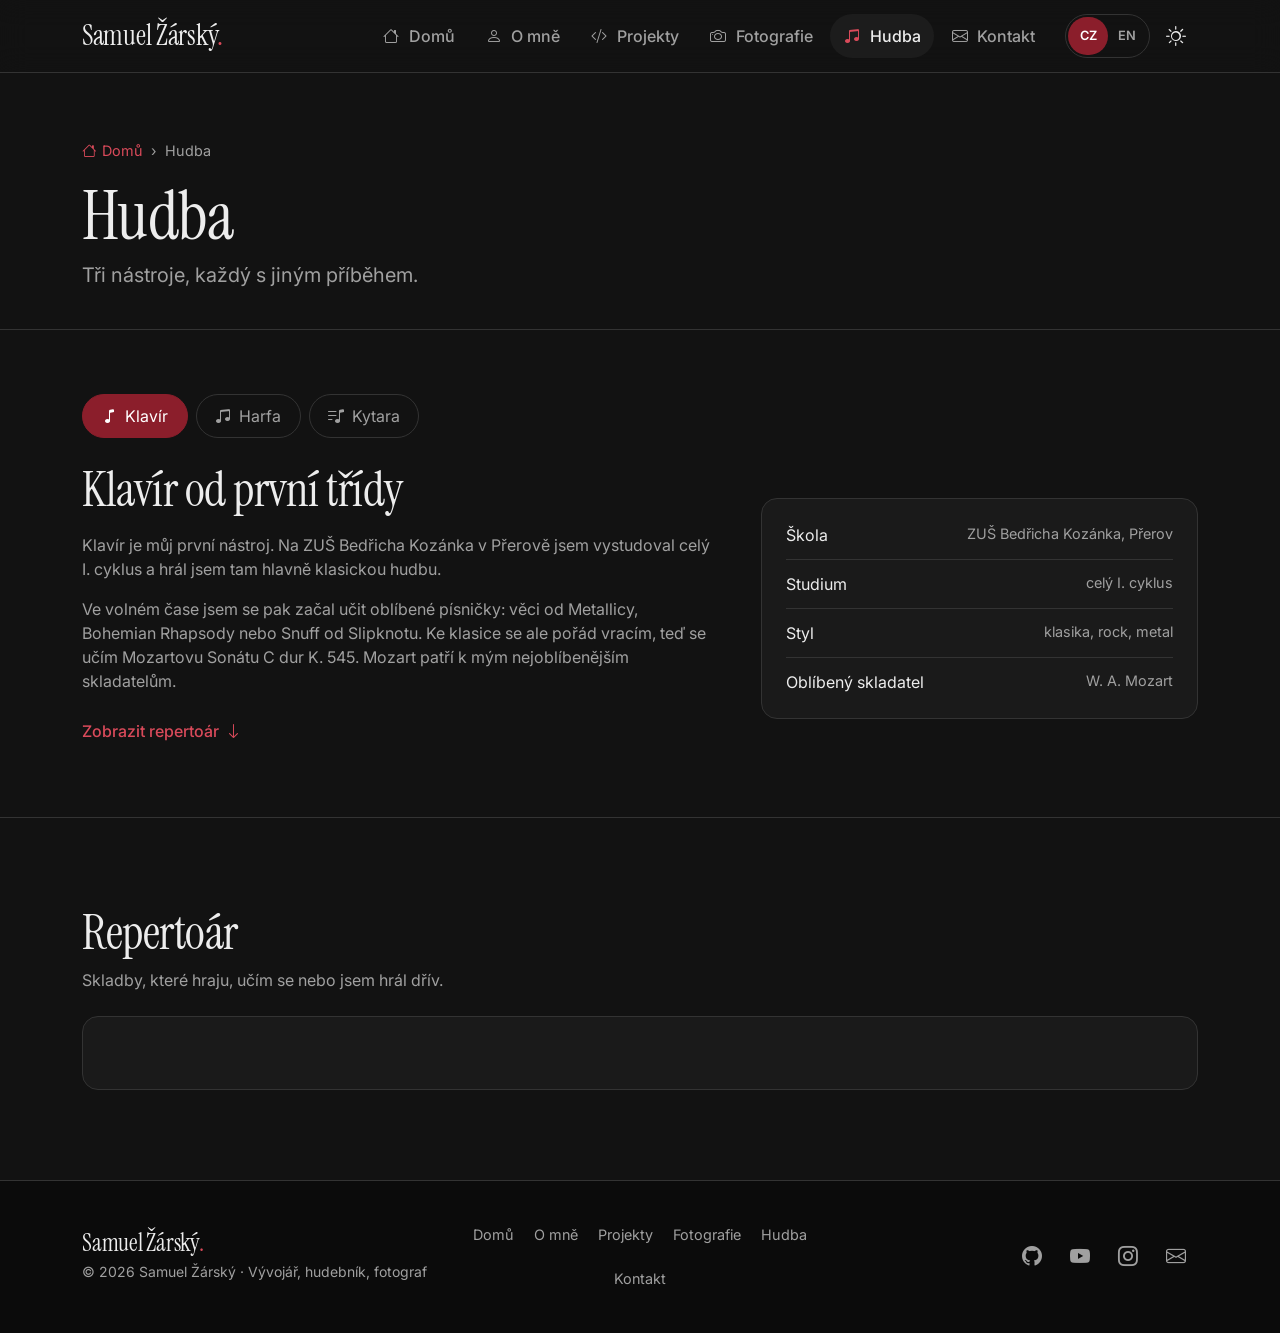
<file: hudba.html>
<!DOCTYPE html>
<html lang="cs" data-bs-theme="dark">
<head>
  <meta charset="utf-8">
  <meta name="viewport" content="width=device-width, initial-scale=1">
  <title data-i18n="title.music">Hudba – Samuel Žárský</title>
  <meta name="description" content="Klavír, harfa a kytara: covery, videa a repertoár.">
  <meta name="theme-color" content="#121212">
  <script>
    (function () {
      try {
        var t = localStorage.getItem("theme");
        if (t === "light" || t === "dark") document.documentElement.setAttribute("data-bs-theme", t);
        var l = localStorage.getItem("lang");
        if (l === "cs" || l === "en") document.documentElement.lang = l;
      } catch (e) {}
    })();
  </script>
  <link rel="icon" href="assets/favicon.svg" type="image/svg+xml">
  <link rel="preconnect" href="https://fonts.googleapis.com">
  <link rel="preconnect" href="https://fonts.gstatic.com" crossorigin>
  <link rel="stylesheet" href="https://fonts.googleapis.com/css2?family=Instrument+Serif&amp;family=Inter:wght@400;500;600&amp;display=swap">
  <link rel="stylesheet" href="https://cdn.jsdelivr.net/npm/bootstrap@5.3.3/dist/css/bootstrap.min.css">
  <link rel="stylesheet" href="https://cdn.jsdelivr.net/npm/bootstrap-icons@1.11.3/font/bootstrap-icons.min.css">
  <link rel="stylesheet" href="https://cdn.datatables.net/2.1.8/css/dataTables.bootstrap5.min.css">
  <link rel="stylesheet" href="https://cdn.datatables.net/responsive/3.0.3/css/responsive.bootstrap5.min.css">
  <link rel="stylesheet" href="assets/css/style.css">
</head>
<body>
  <a class="skip-link visually-hidden-focusable" href="#main" data-i18n="common.skip">Přeskočit na obsah</a>

  <!-- Navbar + offcanvas menu -->
  <header class="site-header sticky-top">
    <nav class="navbar navbar-expand-lg" aria-label="Hlavní navigace" data-i18n-attr="aria-label:common.mainNav">
      <div class="container">
        <a class="navbar-brand logo" href="index.html">Samuel Žárský<span class="accent">.</span></a>
        <div class="d-flex align-items-center gap-1 order-lg-last ms-auto ms-lg-3">
          <div class="d-flex">
          <div class="btn-group lang-switch" role="group" aria-label="Jazyk / Language">
            <button type="button" class="btn btn-lang" data-lang="cs" aria-label="Čeština">CZ</button>
            <button type="button" class="btn btn-lang" data-lang="en" aria-label="English">EN</button>
          </div>
          </div>
          <button type="button" class="btn-icon theme-toggle" aria-label="Přepnout světlý / tmavý motiv" data-i18n-attr="aria-label:common.theme"><i class="bi bi-sun" aria-hidden="true"></i></button>
          <button class="navbar-toggler btn-icon" type="button" data-bs-toggle="offcanvas" data-bs-target="#mainMenu" aria-controls="mainMenu" aria-label="Otevřít menu" data-i18n-attr="aria-label:common.openMenu"><i class="bi bi-list" aria-hidden="true"></i></button>
        </div>
        <div class="offcanvas offcanvas-end" tabindex="-1" id="mainMenu" aria-labelledby="mainMenuLabel">
          <div class="offcanvas-header">
            <p class="offcanvas-title logo mb-0" id="mainMenuLabel">Samuel Žárský<span class="accent">.</span></p>
            <button type="button" class="btn-icon ms-auto" data-bs-dismiss="offcanvas" aria-label="Zavřít menu" data-i18n-attr="aria-label:common.closeMenu"><i class="bi bi-x-lg" aria-hidden="true"></i></button>
          </div>
          <div class="offcanvas-body">
            <ul class="navbar-nav ms-lg-auto gap-1">
              <li class="nav-item"><a class="nav-link" href="index.html"><i class="bi bi-house" aria-hidden="true"></i><span data-i18n="nav.home">Domů</span></a></li>
              <li class="nav-item"><a class="nav-link" href="o-mne.html"><i class="bi bi-person" aria-hidden="true"></i><span data-i18n="nav.about">O mně</span></a></li>
              <li class="nav-item"><a class="nav-link" href="projekty.html"><i class="bi bi-code-slash" aria-hidden="true"></i><span data-i18n="nav.projects">Projekty</span></a></li>
              <li class="nav-item"><a class="nav-link" href="fotografie.html"><i class="bi bi-camera" aria-hidden="true"></i><span data-i18n="nav.photo">Fotografie</span></a></li>
              <li class="nav-item"><a class="nav-link active" aria-current="page" href="hudba.html"><i class="bi bi-music-note-beamed" aria-hidden="true"></i><span data-i18n="nav.music">Hudba</span></a></li>
              <li class="nav-item"><a class="nav-link" href="kontakt.html"><i class="bi bi-envelope" aria-hidden="true"></i><span data-i18n="nav.contact">Kontakt</span></a></li>
            </ul>
            <div class="d-lg-none mt-4 pt-4 border-top">
              <div class="d-flex align-items-center justify-content-between gap-3 mb-3">
                <span class="form-section-title mb-0" data-i18n="common.language">Jazyk</span>
                <div class="btn-group lang-switch" role="group" aria-label="Jazyk / Language">
            <button type="button" class="btn btn-lang" data-lang="cs" aria-label="Čeština">CZ</button>
            <button type="button" class="btn btn-lang" data-lang="en" aria-label="English">EN</button>
          </div>
              </div>
              <div class="d-flex align-items-center justify-content-between gap-3 mb-3">
                <span class="form-section-title mb-0" data-i18n="common.themeLabel">Motiv</span>
                <button type="button" class="btn-icon theme-toggle" aria-label="Přepnout světlý / tmavý motiv" data-i18n-attr="aria-label:common.theme"><i class="bi bi-sun" aria-hidden="true"></i></button>
              </div>
              <ul class="social-links list-unstyled mb-0">
                <li><a class="btn-icon" href="https://github.com/StringSlayyer" target="_blank" rel="noopener" aria-label="GitHub"><i class="bi bi-github" aria-hidden="true"></i></a></li>
                <li><a class="btn-icon" href="https://www.youtube.com/@samuelzarsky666" target="_blank" rel="noopener" aria-label="YouTube"><i class="bi bi-youtube" aria-hidden="true"></i></a></li>
                <li><a class="btn-icon" href="https://www.instagram.com/samuel_zarsky/" target="_blank" rel="noopener" aria-label="Instagram"><i class="bi bi-instagram" aria-hidden="true"></i></a></li>
                <li><a class="btn-icon" href="mailto:sam@viademy.com" aria-label="E-mail"><i class="bi bi-envelope" aria-hidden="true"></i></a></li>
              </ul>
            </div>
          </div>
        </div>
      </div>
    </nav>
  </header>

  <main id="main">
    <div class="page-header">
      <div class="container">
        <nav aria-label="Drobečková navigace" data-i18n-attr="aria-label:common.breadcrumb">
          <ol class="breadcrumb mb-2">
            <li class="breadcrumb-item"><a href="index.html"><i class="bi bi-house" aria-hidden="true"></i><span data-i18n="nav.home">Domů</span></a></li>
            <li class="breadcrumb-item active" aria-current="page" data-i18n="nav.music">Hudba</li>
          </ol>
        </nav>
        <h1 class="mb-2" data-i18n="music.title">Hudba</h1>
        <p class="lead mb-0" data-i18n="music.lead">Tři nástroje, každý s jiným příběhem.</p>
      </div>
    </div>

    <section class="section-tight" aria-label="Nástroje" data-i18n-attr="aria-label:music.instrumentsLabel">
      <div class="container">
        <!-- Taby: Klavír / Harfa / Kytara -->
        <ul class="nav nav-pills tab-scroll mb-4" id="musicTabs" role="tablist">
          <li class="nav-item" role="presentation">
            <button class="nav-link active" id="tab-piano" data-bs-toggle="pill" data-bs-target="#pane-piano" type="button" role="tab" aria-controls="pane-piano" aria-selected="true"><i class="bi bi-music-note" aria-hidden="true"></i><span data-i18n="music.piano">Klavír</span></button>
          </li>
          <li class="nav-item" role="presentation">
            <button class="nav-link" id="tab-harp" data-bs-toggle="pill" data-bs-target="#pane-harp" type="button" role="tab" aria-controls="pane-harp" aria-selected="false"><i class="bi bi-music-note-beamed" aria-hidden="true"></i><span data-i18n="music.harp">Harfa</span></button>
          </li>
          <li class="nav-item" role="presentation">
            <button class="nav-link" id="tab-guitar" data-bs-toggle="pill" data-bs-target="#pane-guitar" type="button" role="tab" aria-controls="pane-guitar" aria-selected="false"><i class="bi bi-music-note-list" aria-hidden="true"></i><span data-i18n="music.guitar">Kytara</span></button>
          </li>
        </ul>

        <div class="tab-content">
          <div class="tab-pane fade show active" id="pane-piano" role="tabpanel" aria-labelledby="tab-piano" tabindex="0">
            <div class="row g-4 g-lg-5 align-items-center">
              <div class="col-lg-7">
                <h2 class="mb-3" data-i18n="music.pianoTitle">Klavír od první třídy</h2>
                <p class="text-secondary" data-i18n="music.pianoText">Klavír je můj první nástroj. Na ZUŠ Bedřicha Kozánka v Přerově jsem vystudoval celý I. cyklus a hrál jsem tam hlavně klasickou hudbu.</p>
                <p class="text-secondary" data-i18n="music.pianoText2">Ve volném čase jsem se pak začal učit oblíbené písničky: věci od Metallicy, Bohemian Rhapsody nebo Snuff od Slipknotu. Ke klasice se ale pořád vracím, teď se učím Mozartovu Sonátu C dur K. 545. Mozart patří k mým nejoblíbenějším skladatelům.</p>
                <a class="btn-link-arrow" href="#repTitle"><span data-i18n="music.repLink">Zobrazit repertoár</span><i class="bi bi-arrow-down" aria-hidden="true"></i></a>
              </div>
              <div class="col-lg-5">
                <div class="card-surface p-4">
                  <ul class="project-list mt-0">
                    <li><span data-i18n="fact.school">Škola</span><span>ZUŠ Bedřicha Kozánka, Přerov</span></li>
                    <li><span data-i18n="fact.study">Studium</span><span data-i18n="fact.pianoStudy">celý I. cyklus</span></li>
                    <li><span data-i18n="fact.style">Styl</span><span data-i18n="fact.pianoStyle">klasika, rock, metal</span></li>
                    <li><span data-i18n="fact.composer">Oblíbený skladatel</span><span>W. A. Mozart</span></li>
                  </ul>
                </div>
              </div>
            </div>
          </div>

          <div class="tab-pane fade" id="pane-harp" role="tabpanel" aria-labelledby="tab-harp" tabindex="0">
            <div class="row g-4 g-lg-5">
              <div class="col-lg-5">
                <h2 class="mb-3" data-i18n="music.harpTitle">Harfa</h2>
                <p class="text-secondary" data-i18n="music.harpText">Od roku 2017 jsem šest let chodil na harfu na ZUŠ Morava ve Zlíně a pak jsem pokračoval sám. Vyzkoušel jsem si různé harfy, od menších až po velkou pedálovou koncertní. Teď hraju na vlastní 29strunnou háčkovou harfu.</p>
                <p class="text-secondary" data-i18n="music.harpText2">Ve škole jsme hráli hlavně modernější a filmové skladby, třeba Piráty z Karibiku nebo Zdivočelou zemi. Dnes nahrávám covery na YouTube, novější a kratší videa mám na Instagramu.</p>
                <div class="d-flex flex-wrap gap-2 mb-4">
                  <a class="btn btn-primary" href="https://www.youtube.com/@samuelzarsky666" target="_blank" rel="noopener"><i class="bi bi-youtube" aria-hidden="true"></i><span data-i18n="music.ytChannel">YouTube kanál</span></a>
                  <a class="btn btn-outline-primary" href="https://www.instagram.com/samuel_zarsky/" target="_blank" rel="noopener"><i class="bi bi-instagram" aria-hidden="true"></i><span data-i18n="common.moreOnIg">Více na Instagramu</span></a>
                </div>
                <div class="card-surface p-4">
                  <ul class="project-list mt-0">
                    <li><span data-i18n="fact.school">Škola</span><span>ZUŠ Morava, Zlín</span></li>
                    <li><span data-i18n="fact.lessons">Výuka</span><span data-i18n="fact.harpLessons">6 let, od roku 2017</span></li>
                    <li><span data-i18n="fact.instrument">Nástroj</span><span data-i18n="fact.harpInstrument">29strunná háčková harfa</span></li>
                    <li><span data-i18n="fact.style">Styl</span><span data-i18n="fact.harpStyle">filmová a moderní hudba, covery</span></li>
                  </ul>
                </div>
              </div>
              <div class="col-lg-7">
                <div class="row g-4">
                  <div class="col-md-6 col-lg-12 col-xl-6">
                    <div class="ratio ratio-16x9 video-frame">
                      <iframe src="https://www.youtube-nocookie.com/embed/yvp74DBEI4M" title="Shallow – Lady Gaga, Bradley Cooper (harp cover)" loading="lazy" allow="accelerometer; clipboard-write; encrypted-media; gyroscope; picture-in-picture; web-share" referrerpolicy="strict-origin-when-cross-origin" allowfullscreen></iframe>
                    </div>
                    <p class="mt-2 mb-0 small">Shallow – Lady Gaga, Bradley Cooper</p>
                  </div>
                  <div class="col-md-6 col-lg-12 col-xl-6">
                    <div class="ratio ratio-16x9 video-frame">
                      <iframe src="https://www.youtube-nocookie.com/embed/tl8LUJA0MZ8" title="Gott ist im Regen – Schwarzer Engel (harp cover)" loading="lazy" allow="accelerometer; clipboard-write; encrypted-media; gyroscope; picture-in-picture; web-share" referrerpolicy="strict-origin-when-cross-origin" allowfullscreen></iframe>
                    </div>
                    <p class="mt-2 mb-0 small">Gott ist im Regen – Schwarzer Engel</p>
                  </div>
                </div>
              </div>
            </div>
          </div>

          <div class="tab-pane fade" id="pane-guitar" role="tabpanel" aria-labelledby="tab-guitar" tabindex="0">
            <div class="row g-4 g-lg-5 align-items-center">
              <div class="col-lg-7">
                <h2 class="mb-3" data-i18n="music.guitarTitle">Kytara jako samouk</h2>
                <p class="text-secondary" data-i18n="music.guitarText">Na kytaru jsem se naučil sám. Akordy na akustiku jsem zkoušel už na základní škole, ale vážně jsem začal až v prvním ročníku střední, kdy jsem si koupil elektrickou kytaru.</p>
                <p class="text-secondary" data-i18n="music.guitarText2">Hraju hlavně metal a rock a jsem spíš rytmický kytarista. Krátká videa s kytarou mám v highlights na Instagramu.</p>
                <!-- Kapela: odkomentovat, až bude možné ji zmínit
                <p class="text-secondary" data-i18n="music.band">Na kytaru hraju také v kapele.</p>
                -->
                <a class="btn btn-outline-primary" href="https://www.instagram.com/samuel_zarsky/" target="_blank" rel="noopener"><i class="bi bi-instagram" aria-hidden="true"></i><span data-i18n="common.moreOnIg">Více na Instagramu</span></a>
              </div>
              <div class="col-lg-5">
                <div class="card-surface p-4">
                  <ul class="project-list mt-0">
                    <li><span data-i18n="fact.start">Začátky</span><span data-i18n="fact.gStart">akustika na základní škole</span></li>
                    <li><span data-i18n="fact.electric">Elektrická kytara</span><span data-i18n="fact.gElectric">od roku 2021</span></li>
                    <li><span data-i18n="fact.style">Styl</span><span>metal, rock</span></li>
                    <li><span data-i18n="fact.role">Role</span><span data-i18n="fact.gRole">hlavně rytmická kytara</span></li>
                  </ul>
                </div>
              </div>
            </div>
          </div>
        </div>
      </div>
    </section>

    <!-- DataTable: repertoár -->
    <section class="section border-top" aria-labelledby="repTitle">
      <div class="container">
        <div class="mb-4" data-reveal>
          <h2 id="repTitle" class="mb-2" data-i18n="music.repTitle">Repertoár</h2>
          <p class="text-secondary mb-0" data-i18n="music.repText">Skladby, které hraju, učím se nebo jsem hrál dřív.</p>
        </div>
        <div class="card-surface table-wrap">
          <table id="repTable" class="table table-striped table-hover align-middle w-100"></table>
        </div>
      </div>
    </section>
  </main>

  <!-- Footer -->
  <footer class="site-footer">
    <div class="container">
      <div class="row g-4 align-items-center text-center text-md-start">
        <div class="col-md-6 col-lg-4">
          <a class="logo" href="index.html">Samuel Žárský<span class="accent">.</span></a>
          <p class="text-secondary small mb-0 mt-1">&copy; 2026 Samuel Žárský · <span data-i18n="footer.note">Vývojář, hudebník, fotograf</span></p>
        </div>
        <nav class="col-lg-4 d-none d-lg-block" aria-label="Mapa webu" data-i18n-attr="aria-label:footer.sitemap">
          <ul class="footer-sitemap list-unstyled mb-0">
            <li><a href="index.html" data-i18n="nav.home">Domů</a></li>
            <li><a href="o-mne.html" data-i18n="nav.about">O mně</a></li>
            <li><a href="projekty.html" data-i18n="nav.projects">Projekty</a></li>
            <li><a href="fotografie.html" data-i18n="nav.photo">Fotografie</a></li>
            <li><a href="hudba.html" data-i18n="nav.music">Hudba</a></li>
            <li><a href="kontakt.html" data-i18n="nav.contact">Kontakt</a></li>
          </ul>
        </nav>
        <div class="col-md-6 col-lg-4 d-flex justify-content-center justify-content-md-end">
          <ul class="social-links list-unstyled mb-0">
                <li><a class="btn-icon" href="https://github.com/StringSlayyer" target="_blank" rel="noopener" aria-label="GitHub"><i class="bi bi-github" aria-hidden="true"></i></a></li>
                <li><a class="btn-icon" href="https://www.youtube.com/@samuelzarsky666" target="_blank" rel="noopener" aria-label="YouTube"><i class="bi bi-youtube" aria-hidden="true"></i></a></li>
                <li><a class="btn-icon" href="https://www.instagram.com/samuel_zarsky/" target="_blank" rel="noopener" aria-label="Instagram"><i class="bi bi-instagram" aria-hidden="true"></i></a></li>
                <li><a class="btn-icon" href="mailto:sam@viademy.com" aria-label="E-mail"><i class="bi bi-envelope" aria-hidden="true"></i></a></li>
              </ul>
        </div>
      </div>
    </div>
  </footer>
  <script src="https://cdn.jsdelivr.net/npm/bootstrap@5.3.3/dist/js/bootstrap.bundle.min.js"></script>
  <script src="https://code.jquery.com/jquery-3.7.1.min.js"></script>
  <script src="https://cdn.datatables.net/2.1.8/js/dataTables.min.js"></script>
  <script src="https://cdn.datatables.net/2.1.8/js/dataTables.bootstrap5.min.js"></script>
  <script src="https://cdn.datatables.net/responsive/3.0.3/js/dataTables.responsive.min.js"></script>
  <script src="https://cdn.datatables.net/responsive/3.0.3/js/responsive.bootstrap5.min.js"></script>
  <script src="assets/js/data-repertoar.js"></script>
  <script src="assets/js/i18n.js"></script>
  <script src="assets/js/main.js"></script>
</body>
</html>
</file>
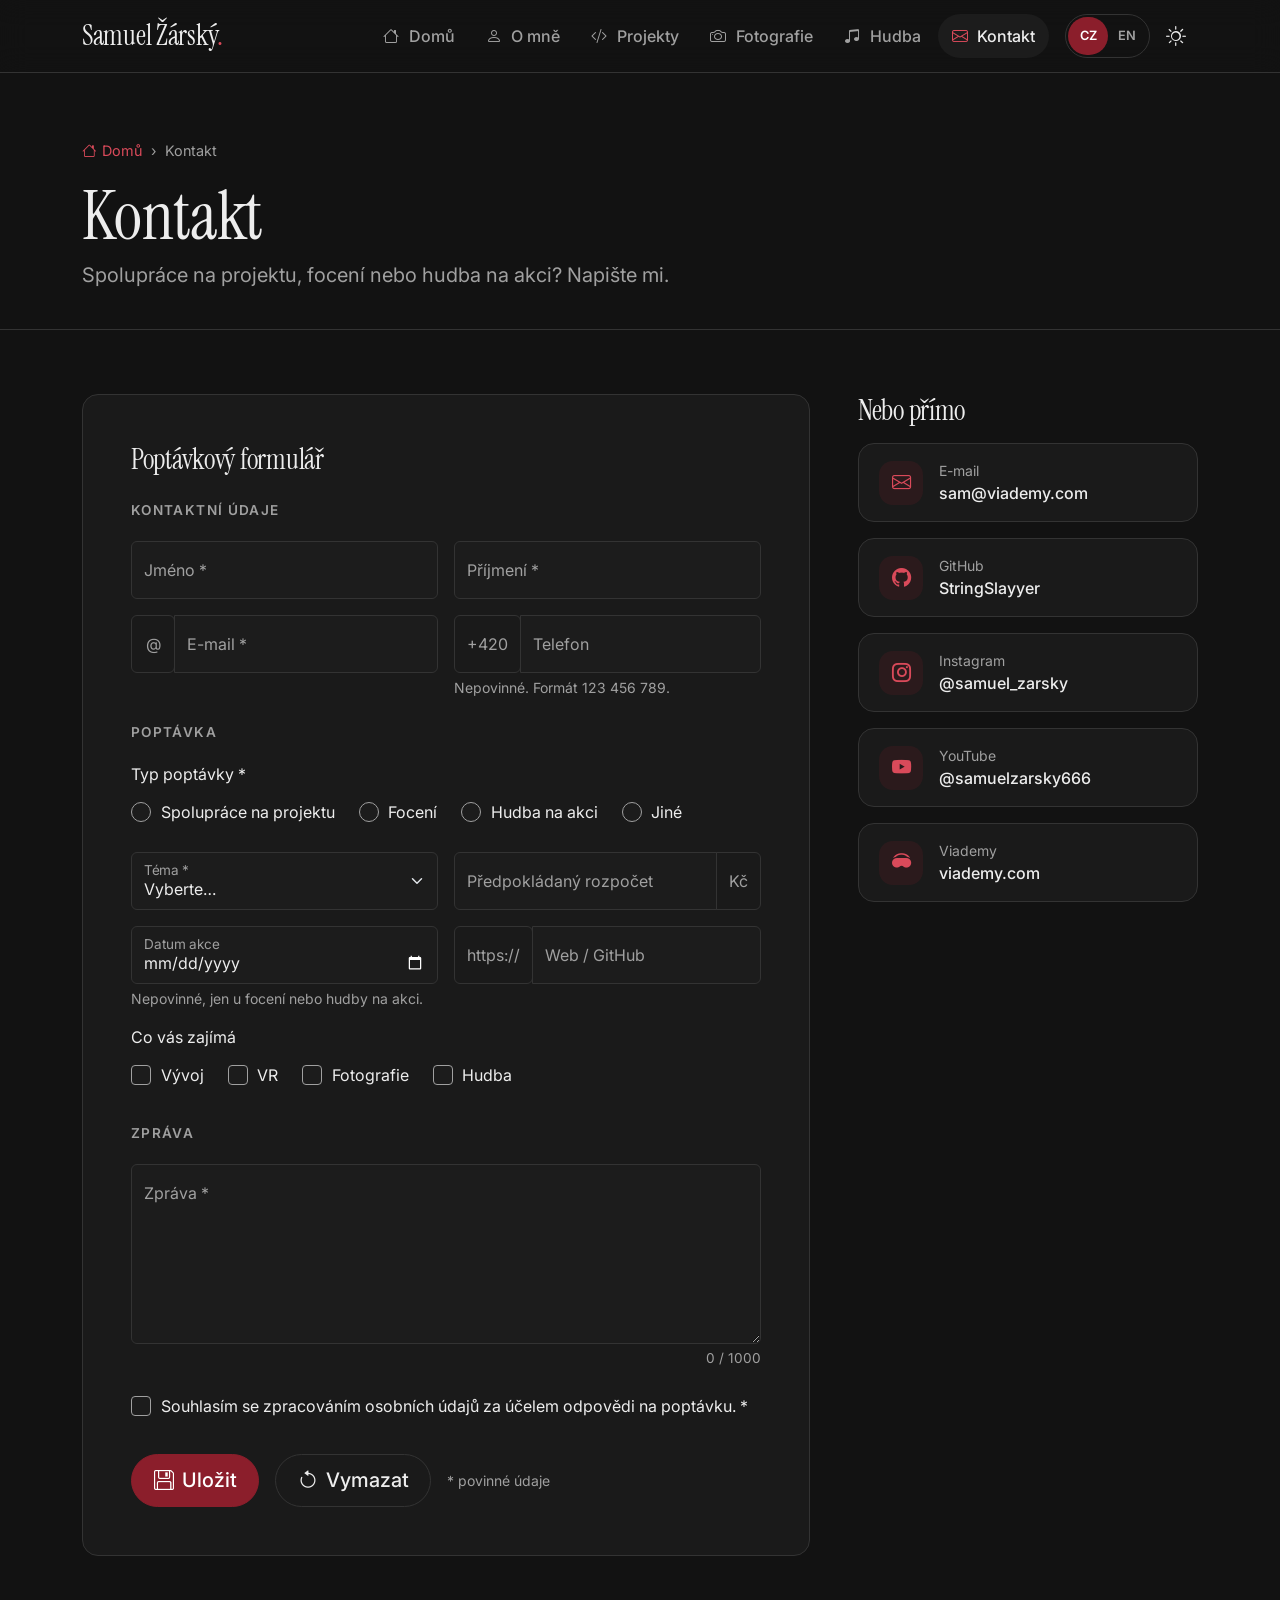
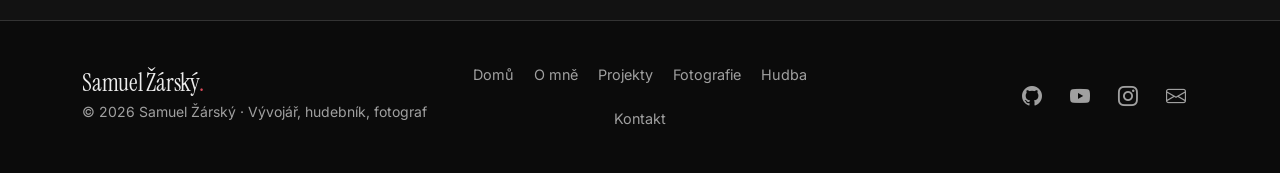
<file: kontakt.html>
<!DOCTYPE html>
<html lang="cs" data-bs-theme="dark">
<head>
  <meta charset="utf-8">
  <meta name="viewport" content="width=device-width, initial-scale=1">
  <title data-i18n="title.contact">Kontakt – Samuel Žárský</title>
  <meta name="description" content="Kontaktní formulář a odkazy na Samuela Žárského.">
  <meta name="theme-color" content="#121212">
  <script>
    (function () {
      try {
        var t = localStorage.getItem("theme");
        if (t === "light" || t === "dark") document.documentElement.setAttribute("data-bs-theme", t);
        var l = localStorage.getItem("lang");
        if (l === "cs" || l === "en") document.documentElement.lang = l;
      } catch (e) {}
    })();
  </script>
  <link rel="icon" href="assets/favicon.svg" type="image/svg+xml">
  <link rel="preconnect" href="https://fonts.googleapis.com">
  <link rel="preconnect" href="https://fonts.gstatic.com" crossorigin>
  <link rel="stylesheet" href="https://fonts.googleapis.com/css2?family=Instrument+Serif&amp;family=Inter:wght@400;500;600&amp;display=swap">
  <link rel="stylesheet" href="https://cdn.jsdelivr.net/npm/bootstrap@5.3.3/dist/css/bootstrap.min.css">
  <link rel="stylesheet" href="https://cdn.jsdelivr.net/npm/bootstrap-icons@1.11.3/font/bootstrap-icons.min.css">
  <link rel="stylesheet" href="assets/css/style.css">
</head>
<body>
  <a class="skip-link visually-hidden-focusable" href="#main" data-i18n="common.skip">Přeskočit na obsah</a>

  <!-- Navbar + offcanvas menu -->
  <header class="site-header sticky-top">
    <nav class="navbar navbar-expand-lg" aria-label="Hlavní navigace" data-i18n-attr="aria-label:common.mainNav">
      <div class="container">
        <a class="navbar-brand logo" href="index.html">Samuel Žárský<span class="accent">.</span></a>
        <div class="d-flex align-items-center gap-1 order-lg-last ms-auto ms-lg-3">
          <div class="d-flex">
          <div class="btn-group lang-switch" role="group" aria-label="Jazyk / Language">
            <button type="button" class="btn btn-lang" data-lang="cs" aria-label="Čeština">CZ</button>
            <button type="button" class="btn btn-lang" data-lang="en" aria-label="English">EN</button>
          </div>
          </div>
          <button type="button" class="btn-icon theme-toggle" aria-label="Přepnout světlý / tmavý motiv" data-i18n-attr="aria-label:common.theme"><i class="bi bi-sun" aria-hidden="true"></i></button>
          <button class="navbar-toggler btn-icon" type="button" data-bs-toggle="offcanvas" data-bs-target="#mainMenu" aria-controls="mainMenu" aria-label="Otevřít menu" data-i18n-attr="aria-label:common.openMenu"><i class="bi bi-list" aria-hidden="true"></i></button>
        </div>
        <div class="offcanvas offcanvas-end" tabindex="-1" id="mainMenu" aria-labelledby="mainMenuLabel">
          <div class="offcanvas-header">
            <p class="offcanvas-title logo mb-0" id="mainMenuLabel">Samuel Žárský<span class="accent">.</span></p>
            <button type="button" class="btn-icon ms-auto" data-bs-dismiss="offcanvas" aria-label="Zavřít menu" data-i18n-attr="aria-label:common.closeMenu"><i class="bi bi-x-lg" aria-hidden="true"></i></button>
          </div>
          <div class="offcanvas-body">
            <ul class="navbar-nav ms-lg-auto gap-1">
              <li class="nav-item"><a class="nav-link" href="index.html"><i class="bi bi-house" aria-hidden="true"></i><span data-i18n="nav.home">Domů</span></a></li>
              <li class="nav-item"><a class="nav-link" href="o-mne.html"><i class="bi bi-person" aria-hidden="true"></i><span data-i18n="nav.about">O mně</span></a></li>
              <li class="nav-item"><a class="nav-link" href="projekty.html"><i class="bi bi-code-slash" aria-hidden="true"></i><span data-i18n="nav.projects">Projekty</span></a></li>
              <li class="nav-item"><a class="nav-link" href="fotografie.html"><i class="bi bi-camera" aria-hidden="true"></i><span data-i18n="nav.photo">Fotografie</span></a></li>
              <li class="nav-item"><a class="nav-link" href="hudba.html"><i class="bi bi-music-note-beamed" aria-hidden="true"></i><span data-i18n="nav.music">Hudba</span></a></li>
              <li class="nav-item"><a class="nav-link active" aria-current="page" href="kontakt.html"><i class="bi bi-envelope" aria-hidden="true"></i><span data-i18n="nav.contact">Kontakt</span></a></li>
            </ul>
            <div class="d-lg-none mt-4 pt-4 border-top">
              <div class="d-flex align-items-center justify-content-between gap-3 mb-3">
                <span class="form-section-title mb-0" data-i18n="common.language">Jazyk</span>
                <div class="btn-group lang-switch" role="group" aria-label="Jazyk / Language">
            <button type="button" class="btn btn-lang" data-lang="cs" aria-label="Čeština">CZ</button>
            <button type="button" class="btn btn-lang" data-lang="en" aria-label="English">EN</button>
          </div>
              </div>
              <div class="d-flex align-items-center justify-content-between gap-3 mb-3">
                <span class="form-section-title mb-0" data-i18n="common.themeLabel">Motiv</span>
                <button type="button" class="btn-icon theme-toggle" aria-label="Přepnout světlý / tmavý motiv" data-i18n-attr="aria-label:common.theme"><i class="bi bi-sun" aria-hidden="true"></i></button>
              </div>
              <ul class="social-links list-unstyled mb-0">
                <li><a class="btn-icon" href="https://github.com/StringSlayyer" target="_blank" rel="noopener" aria-label="GitHub"><i class="bi bi-github" aria-hidden="true"></i></a></li>
                <li><a class="btn-icon" href="https://www.youtube.com/@samuelzarsky666" target="_blank" rel="noopener" aria-label="YouTube"><i class="bi bi-youtube" aria-hidden="true"></i></a></li>
                <li><a class="btn-icon" href="https://www.instagram.com/samuel_zarsky/" target="_blank" rel="noopener" aria-label="Instagram"><i class="bi bi-instagram" aria-hidden="true"></i></a></li>
                <li><a class="btn-icon" href="mailto:sam@viademy.com" aria-label="E-mail"><i class="bi bi-envelope" aria-hidden="true"></i></a></li>
              </ul>
            </div>
          </div>
        </div>
      </div>
    </nav>
  </header>

  <main id="main">
    <div class="page-header">
      <div class="container">
        <nav aria-label="Drobečková navigace" data-i18n-attr="aria-label:common.breadcrumb">
          <ol class="breadcrumb mb-2">
            <li class="breadcrumb-item"><a href="index.html"><i class="bi bi-house" aria-hidden="true"></i><span data-i18n="nav.home">Domů</span></a></li>
            <li class="breadcrumb-item active" aria-current="page" data-i18n="nav.contact">Kontakt</li>
          </ol>
        </nav>
        <h1 class="mb-2" data-i18n="contact.title">Kontakt</h1>
        <p class="lead mb-0" data-i18n="contact.lead">Spolupráce na projektu, focení nebo hudba na akci? Napište mi.</p>
      </div>
    </div>

    <section class="section-tight">
      <div class="container">
        <div class="row g-4 g-lg-5">
          <div class="col-lg-8">
            <!-- Formulář -->
            <form id="contactForm" class="card-surface p-4 p-lg-5 needs-validation" novalidate aria-labelledby="formTitle">
              <h2 id="formTitle" class="h3 mb-4" data-i18n="form.title">Poptávkový formulář</h2>

              <fieldset class="row g-3 mb-4">
                <legend class="form-section-title" data-i18n="form.secPerson">Kontaktní údaje</legend>
                <div class="col-md-6">
                  <div class="form-floating">
                    <input type="text" class="form-control" id="firstName" name="firstName" placeholder="Jan" autocomplete="given-name" required maxlength="50">
                    <label for="firstName"><span data-i18n="form.firstName">Jméno</span> *</label>
                    <div class="invalid-feedback" data-i18n="form.errFirstName">Vyplňte jméno.</div>
                  </div>
                </div>
                <div class="col-md-6">
                  <div class="form-floating">
                    <input type="text" class="form-control" id="lastName" name="lastName" placeholder="Novák" autocomplete="family-name" required maxlength="50">
                    <label for="lastName"><span data-i18n="form.lastName">Příjmení</span> *</label>
                    <div class="invalid-feedback" data-i18n="form.errLastName">Vyplňte příjmení.</div>
                  </div>
                </div>
                <div class="col-md-6">
                  <div class="input-group has-validation">
                    <span class="input-group-text" aria-hidden="true">@</span>
                    <div class="form-floating">
                      <input type="email" class="form-control" id="email" name="email" placeholder="jan@example.com" autocomplete="email" required>
                      <label for="email"><span data-i18n="form.email">E-mail</span> *</label>
                      <div class="invalid-feedback" data-i18n="form.errEmail">Zadejte platný e-mail.</div>
                    </div>
                  </div>
                </div>
                <div class="col-md-6">
                  <div class="input-group has-validation">
                    <span class="input-group-text">+420</span>
                    <div class="form-floating">
                      <input type="tel" class="form-control" id="phone" name="phone" placeholder="123 456 789" autocomplete="tel-national" pattern="[0-9]{3} ?[0-9]{3} ?[0-9]{3}" aria-describedby="phoneHelp">
                      <label for="phone" data-i18n="form.phone">Telefon</label>
                      <div class="invalid-feedback" data-i18n="form.errPhone">Zadejte 9 číslic, např. 123 456 789.</div>
                    </div>
                  </div>
                  <div id="phoneHelp" class="form-text" data-i18n="form.phoneHelp">Nepovinné. Formát 123 456 789.</div>
                </div>
              </fieldset>

              <fieldset class="row g-3 mb-4">
                <legend class="form-section-title" data-i18n="form.secRequest">Poptávka</legend>
                <div class="col-12">
                  <p class="mb-1" id="typeLabel"><span data-i18n="form.type">Typ poptávky</span> *</p>
                  <div class="d-flex flex-wrap column-gap-4" role="radiogroup" aria-labelledby="typeLabel">
                    <div class="form-check">
                      <input class="form-check-input" type="radio" name="type" id="typeProject" value="project" required>
                      <label class="form-check-label" for="typeProject" data-i18n="form.typeProject">Spolupráce na projektu</label>
                    </div>
                    <div class="form-check">
                      <input class="form-check-input" type="radio" name="type" id="typePhoto" value="photo">
                      <label class="form-check-label" for="typePhoto" data-i18n="form.typePhoto">Focení</label>
                    </div>
                    <div class="form-check">
                      <input class="form-check-input" type="radio" name="type" id="typeMusic" value="music">
                      <label class="form-check-label" for="typeMusic" data-i18n="form.typeMusic">Hudba na akci</label>
                    </div>
                    <div class="form-check">
                      <input class="form-check-input" type="radio" name="type" id="typeOther" value="other">
                      <label class="form-check-label" for="typeOther" data-i18n="form.typeOther">Jiné</label>
                    </div>
                  </div>
                  <div class="invalid-feedback" id="typeFeedback" data-i18n="form.errType">Vyberte typ poptávky.</div>
                </div>
                <div class="col-md-6">
                  <div class="form-floating">
                    <select class="form-select" id="topic" name="topic" required>
                      <option value="" selected disabled data-i18n="form.topicChoose">Vyberte…</option>
                      <option value="backend" data-i18n="form.topicBackend">Backend / API v .NET</option>
                      <option value="web" data-i18n="form.topicWeb">Webová aplikace</option>
                      <option value="vr" data-i18n="form.topicVr">VR aplikace v Unity</option>
                      <option value="photo" data-i18n="form.topicPhoto">Fotografie</option>
                      <option value="music" data-i18n="form.topicMusic">Hudební vystoupení</option>
                      <option value="other" data-i18n="form.topicOther">Něco jiného</option>
                    </select>
                    <label for="topic"><span data-i18n="form.topic">Téma</span> *</label>
                    <div class="invalid-feedback" data-i18n="form.errTopic">Vyberte téma.</div>
                  </div>
                </div>
                <div class="col-md-6">
                  <div class="input-group">
                    <div class="form-floating">
                      <input type="number" class="form-control" id="budget" name="budget" placeholder="10000" min="0" step="500">
                      <label for="budget" data-i18n="form.budget">Předpokládaný rozpočet</label>
                      <div class="invalid-feedback" data-i18n="form.errBudget">Zadejte kladné číslo.</div>
                    </div>
                    <span class="input-group-text">Kč</span>
                  </div>
                </div>
                <div class="col-md-6">
                  <div class="form-floating">
                    <input type="date" class="form-control" id="eventDate" name="eventDate" aria-describedby="dateHelp">
                    <label for="eventDate" data-i18n="form.date">Datum akce</label>
                    <div class="invalid-feedback" data-i18n="form.errDate">Datum nesmí být v minulosti.</div>
                  </div>
                  <div id="dateHelp" class="form-text" data-i18n="form.dateHelp">Nepovinné, jen u focení nebo hudby na akci.</div>
                </div>
                <div class="col-md-6">
                  <div class="input-group has-validation">
                    <span class="input-group-text">https://</span>
                    <div class="form-floating">
                      <input type="text" class="form-control" id="website" name="website" placeholder="github.com/uzivatel" pattern="[A-Za-z0-9.\-]+\.[A-Za-z]{2,}(/\S*)?" inputmode="url">
                      <label for="website" data-i18n="form.website">Web / GitHub</label>
                      <div class="invalid-feedback" data-i18n="form.errWebsite">Zadejte adresu bez https://, např. github.com/uzivatel.</div>
                    </div>
                  </div>
                </div>
                <div class="col-12">
                  <p class="mb-1" id="interestsLabel" data-i18n="form.interests">Co vás zajímá</p>
                  <div class="d-flex flex-wrap column-gap-4" role="group" aria-labelledby="interestsLabel">
                    <div class="form-check">
                      <input class="form-check-input" type="checkbox" name="interests" id="intDev" value="dev">
                      <label class="form-check-label" for="intDev" data-i18n="form.intDev">Vývoj</label>
                    </div>
                    <div class="form-check">
                      <input class="form-check-input" type="checkbox" name="interests" id="intVr" value="vr">
                      <label class="form-check-label" for="intVr">VR</label>
                    </div>
                    <div class="form-check">
                      <input class="form-check-input" type="checkbox" name="interests" id="intPhoto" value="photo">
                      <label class="form-check-label" for="intPhoto" data-i18n="form.intPhoto">Fotografie</label>
                    </div>
                    <div class="form-check">
                      <input class="form-check-input" type="checkbox" name="interests" id="intMusic" value="music">
                      <label class="form-check-label" for="intMusic" data-i18n="form.intMusic">Hudba</label>
                    </div>
                  </div>
                </div>
              </fieldset>

              <fieldset class="row g-3">
                <legend class="form-section-title" data-i18n="form.secMessage">Zpráva</legend>
                <div class="col-12">
                  <div class="form-floating">
                    <textarea class="form-control" id="message" name="message" placeholder="Zpráva" required minlength="20" maxlength="1000" style="height: 180px" aria-describedby="charCounter"></textarea>
                    <label for="message"><span data-i18n="form.message">Zpráva</span> *</label>
                    <div class="invalid-feedback" data-i18n="form.errMessage">Napište zprávu alespoň o 20 znacích.</div>
                  </div>
                  <div class="d-flex justify-content-end mt-1">
                    <span class="char-counter" id="charCounter" aria-live="polite">0 / 1000</span>
                  </div>
                </div>
                <div class="col-12">
                  <div class="form-check">
                    <input class="form-check-input" type="checkbox" id="consent" name="consent" required>
                    <label class="form-check-label" for="consent"><span data-i18n="form.consent">Souhlasím se zpracováním osobních údajů za účelem odpovědi na poptávku.</span> *</label>
                  </div>
                  <div class="invalid-feedback" id="consentFeedback" data-i18n="form.errConsent">Bez souhlasu nelze formulář uložit.</div>
                </div>
                <div class="col-12 d-flex flex-wrap align-items-center gap-3 mt-4">
                  <button type="submit" class="btn btn-primary btn-lg"><i class="bi bi-floppy" aria-hidden="true"></i><span data-i18n="form.submit">Uložit</span></button>
                  <button type="reset" class="btn btn-outline-light-subtle btn-lg"><i class="bi bi-arrow-counterclockwise" aria-hidden="true"></i><span data-i18n="form.reset">Vymazat</span></button>
                  <span class="small text-secondary" data-i18n="form.required">* povinné údaje</span>
                </div>
              </fieldset>
            </form>
          </div>

          <!-- Kontaktní odkazy -->
          <aside class="col-lg-4" aria-labelledby="linksTitle">
            <h2 id="linksTitle" class="h3 mb-3" data-i18n="contact.linksTitle">Nebo přímo</h2>
            <div class="d-grid gap-3">
              <a class="contact-link card-surface card-hover" href="mailto:sam@viademy.com">
                <span class="card-icon"><i class="bi bi-envelope" aria-hidden="true"></i></span>
                <span><small>E-mail</small><strong>sam@viademy.com</strong></span>
              </a>
              <a class="contact-link card-surface card-hover" href="https://github.com/StringSlayyer" target="_blank" rel="noopener">
                <span class="card-icon"><i class="bi bi-github" aria-hidden="true"></i></span>
                <span><small>GitHub</small><strong>StringSlayyer</strong></span>
              </a>
              <a class="contact-link card-surface card-hover" href="https://www.instagram.com/samuel_zarsky/" target="_blank" rel="noopener">
                <span class="card-icon"><i class="bi bi-instagram" aria-hidden="true"></i></span>
                <span><small>Instagram</small><strong>@samuel_zarsky</strong></span>
              </a>
              <a class="contact-link card-surface card-hover" href="https://www.youtube.com/@samuelzarsky666" target="_blank" rel="noopener">
                <span class="card-icon"><i class="bi bi-youtube" aria-hidden="true"></i></span>
                <span><small>YouTube</small><strong>@samuelzarsky666</strong></span>
              </a>
              <a class="contact-link card-surface card-hover" href="https://viademy.com" target="_blank" rel="noopener">
                <span class="card-icon"><i class="bi bi-headset-vr" aria-hidden="true"></i></span>
                <span><small>Viademy</small><strong>viademy.com</strong></span>
              </a>
            </div>
          </aside>
        </div>
      </div>
    </section>
  </main>

  <!-- Modal: shrnutí odeslaného formuláře -->
  <div class="modal fade" id="summaryModal" tabindex="-1" aria-labelledby="summaryModalTitle" aria-hidden="true">
    <div class="modal-dialog modal-dialog-centered modal-dialog-scrollable modal-lg modal-fullscreen-sm-down">
      <div class="modal-content">
        <div class="modal-header">
          <div class="d-flex align-items-center gap-3">
            <span class="card-icon"><i class="bi bi-check2-circle" aria-hidden="true"></i></span>
            <h2 class="modal-title h3 mb-0" id="summaryModalTitle" data-i18n="form.savedTitle">Uloženo, děkuji!</h2>
          </div>
          <button type="button" class="btn-icon ms-auto" data-bs-dismiss="modal" aria-label="Zavřít" data-i18n-attr="aria-label:common.close"><i class="bi bi-x-lg" aria-hidden="true"></i></button>
        </div>
        <div class="modal-body">
          <p class="text-secondary" data-i18n="form.savedText">Formulář se nikam neodesílá, toto je shrnutí zadaných údajů:</p>
          <dl class="summary-list" id="summaryList"></dl>
        </div>
        <div class="modal-footer">
          <button type="button" class="btn btn-primary" data-bs-dismiss="modal"><i class="bi bi-check-lg" aria-hidden="true"></i><span data-i18n="common.ok">Rozumím</span></button>
        </div>
      </div>
    </div>
  </div>

  <!-- Footer -->
  <footer class="site-footer">
    <div class="container">
      <div class="row g-4 align-items-center text-center text-md-start">
        <div class="col-md-6 col-lg-4">
          <a class="logo" href="index.html">Samuel Žárský<span class="accent">.</span></a>
          <p class="text-secondary small mb-0 mt-1">&copy; 2026 Samuel Žárský · <span data-i18n="footer.note">Vývojář, hudebník, fotograf</span></p>
        </div>
        <nav class="col-lg-4 d-none d-lg-block" aria-label="Mapa webu" data-i18n-attr="aria-label:footer.sitemap">
          <ul class="footer-sitemap list-unstyled mb-0">
            <li><a href="index.html" data-i18n="nav.home">Domů</a></li>
            <li><a href="o-mne.html" data-i18n="nav.about">O mně</a></li>
            <li><a href="projekty.html" data-i18n="nav.projects">Projekty</a></li>
            <li><a href="fotografie.html" data-i18n="nav.photo">Fotografie</a></li>
            <li><a href="hudba.html" data-i18n="nav.music">Hudba</a></li>
            <li><a href="kontakt.html" data-i18n="nav.contact">Kontakt</a></li>
          </ul>
        </nav>
        <div class="col-md-6 col-lg-4 d-flex justify-content-center justify-content-md-end">
          <ul class="social-links list-unstyled mb-0">
                <li><a class="btn-icon" href="https://github.com/StringSlayyer" target="_blank" rel="noopener" aria-label="GitHub"><i class="bi bi-github" aria-hidden="true"></i></a></li>
                <li><a class="btn-icon" href="https://www.youtube.com/@samuelzarsky666" target="_blank" rel="noopener" aria-label="YouTube"><i class="bi bi-youtube" aria-hidden="true"></i></a></li>
                <li><a class="btn-icon" href="https://www.instagram.com/samuel_zarsky/" target="_blank" rel="noopener" aria-label="Instagram"><i class="bi bi-instagram" aria-hidden="true"></i></a></li>
                <li><a class="btn-icon" href="mailto:sam@viademy.com" aria-label="E-mail"><i class="bi bi-envelope" aria-hidden="true"></i></a></li>
              </ul>
        </div>
      </div>
    </div>
  </footer>
  <script src="https://cdn.jsdelivr.net/npm/bootstrap@5.3.3/dist/js/bootstrap.bundle.min.js"></script>
  <script src="assets/js/i18n.js"></script>
  <script src="assets/js/main.js"></script>
</body>
</html>
</file>
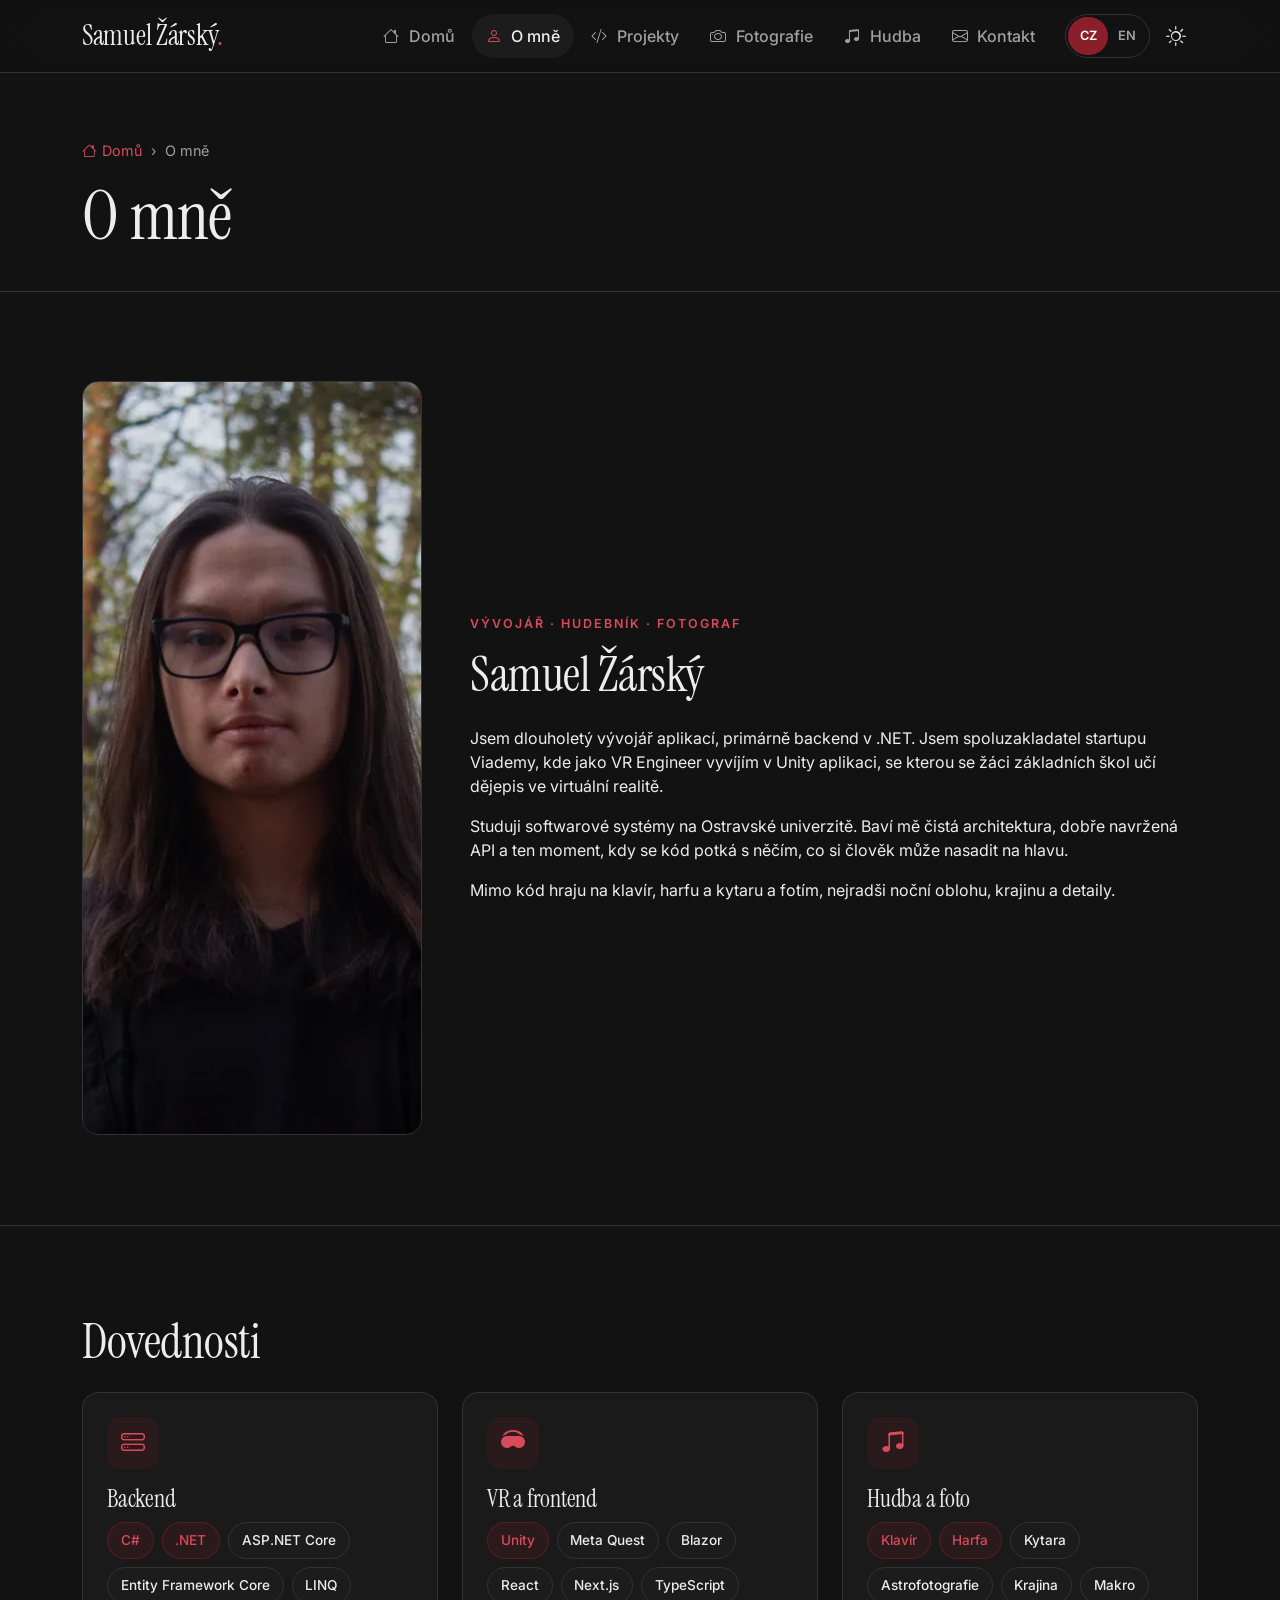
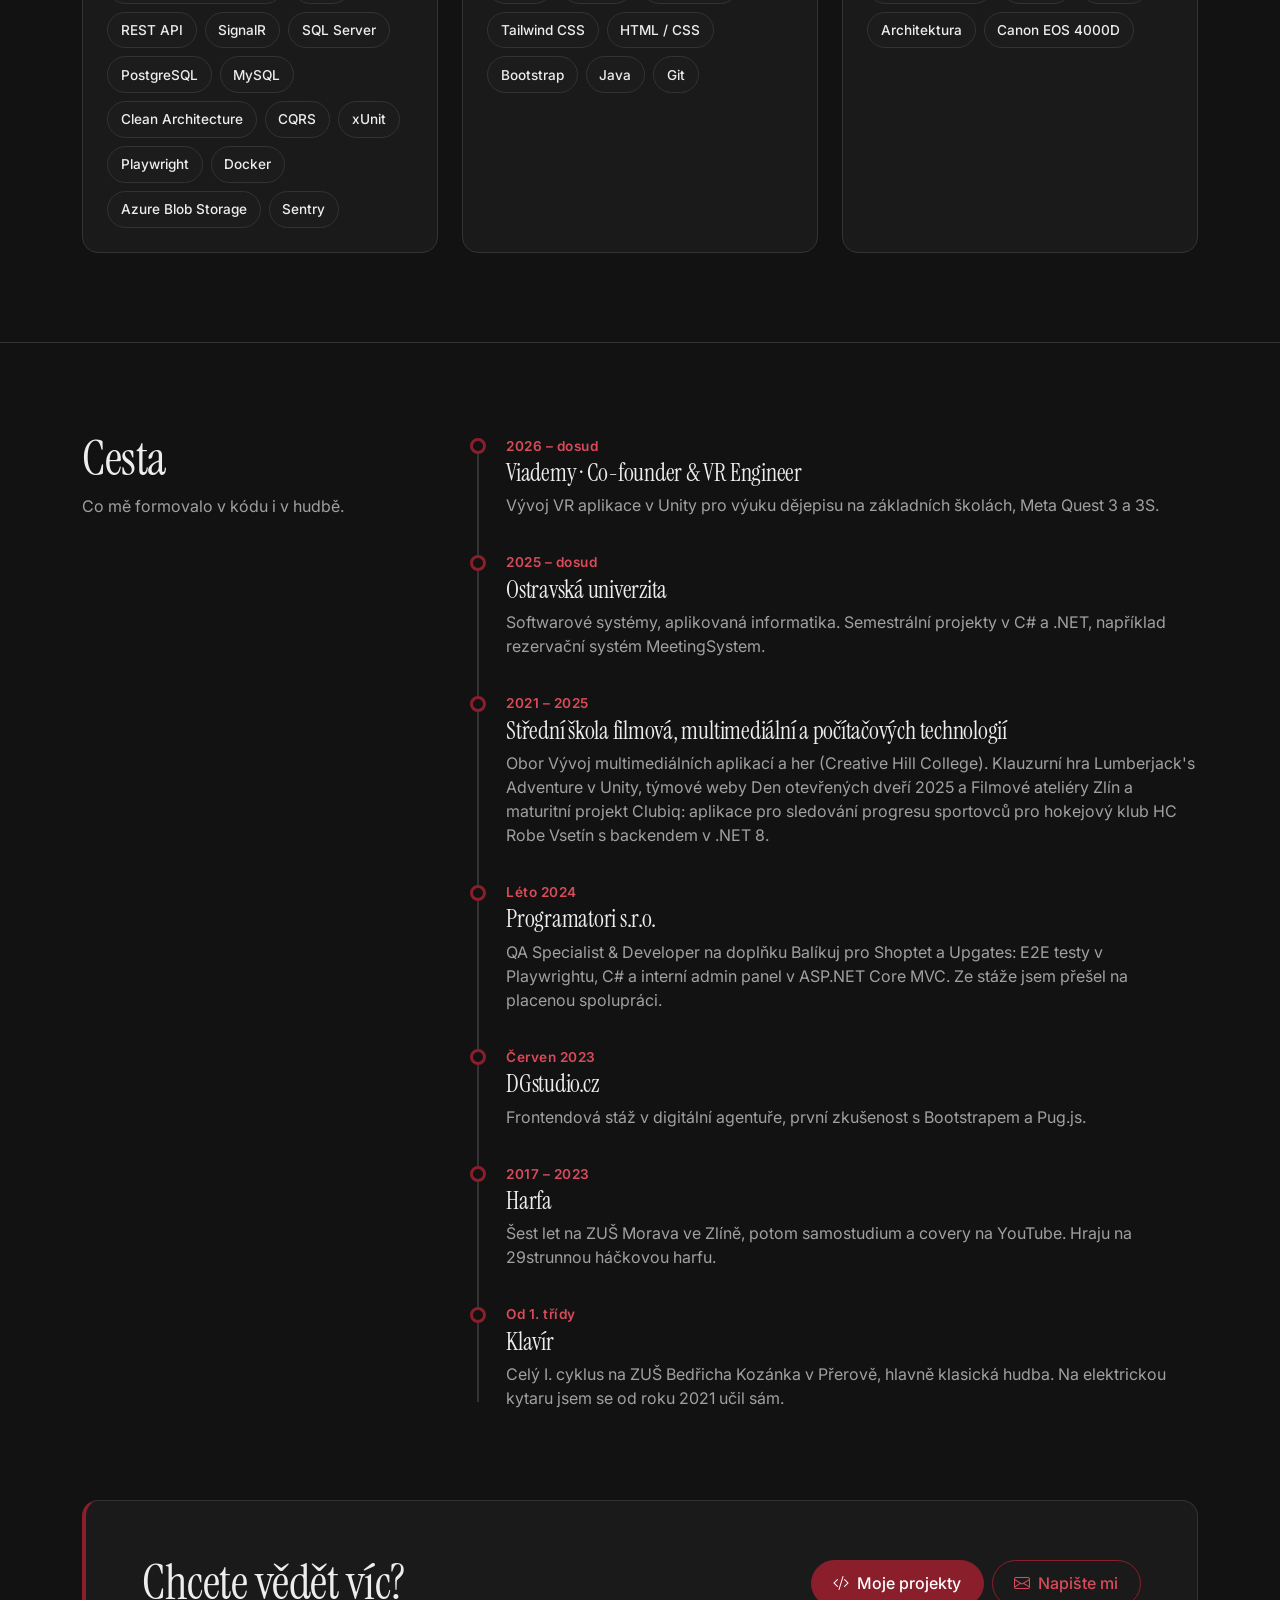
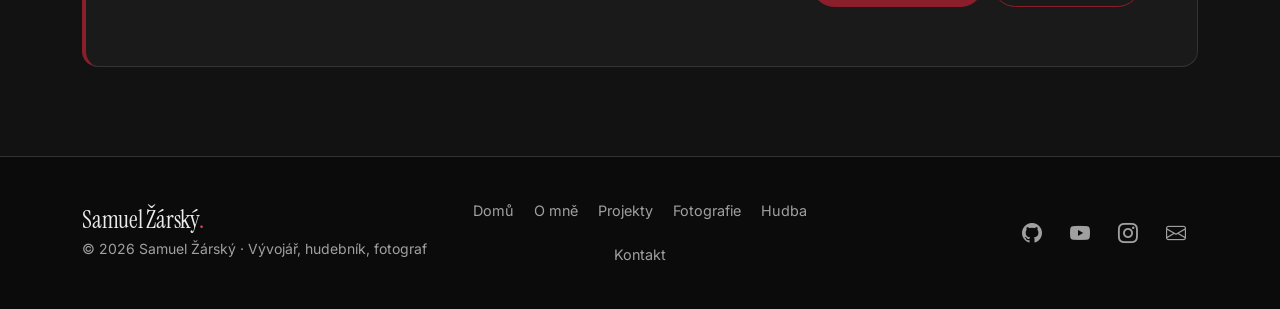
<file: o-mne.html>
<!DOCTYPE html>
<html lang="cs" data-bs-theme="dark">
<head>
  <meta charset="utf-8">
  <meta name="viewport" content="width=device-width, initial-scale=1">
  <title data-i18n="title.about">O mně – Samuel Žárský</title>
  <meta name="description" content="Kdo jsem, co umím a co jsem dělal: vývojář, hudebník a fotograf.">
  <meta name="theme-color" content="#121212">
  <script>
    (function () {
      try {
        var t = localStorage.getItem("theme");
        if (t === "light" || t === "dark") document.documentElement.setAttribute("data-bs-theme", t);
        var l = localStorage.getItem("lang");
        if (l === "cs" || l === "en") document.documentElement.lang = l;
      } catch (e) {}
    })();
  </script>
  <link rel="icon" href="assets/favicon.svg" type="image/svg+xml">
  <link rel="preconnect" href="https://fonts.googleapis.com">
  <link rel="preconnect" href="https://fonts.gstatic.com" crossorigin>
  <link rel="stylesheet" href="https://fonts.googleapis.com/css2?family=Instrument+Serif&amp;family=Inter:wght@400;500;600&amp;display=swap">
  <link rel="stylesheet" href="https://cdn.jsdelivr.net/npm/bootstrap@5.3.3/dist/css/bootstrap.min.css">
  <link rel="stylesheet" href="https://cdn.jsdelivr.net/npm/bootstrap-icons@1.11.3/font/bootstrap-icons.min.css">
  <link rel="stylesheet" href="assets/css/style.css">
</head>
<body>
  <a class="skip-link visually-hidden-focusable" href="#main" data-i18n="common.skip">Přeskočit na obsah</a>

  <!-- Navbar + offcanvas menu -->
  <header class="site-header sticky-top">
    <nav class="navbar navbar-expand-lg" aria-label="Hlavní navigace" data-i18n-attr="aria-label:common.mainNav">
      <div class="container">
        <a class="navbar-brand logo" href="index.html">Samuel Žárský<span class="accent">.</span></a>
        <div class="d-flex align-items-center gap-1 order-lg-last ms-auto ms-lg-3">
          <div class="d-flex">
          <div class="btn-group lang-switch" role="group" aria-label="Jazyk / Language">
            <button type="button" class="btn btn-lang" data-lang="cs" aria-label="Čeština">CZ</button>
            <button type="button" class="btn btn-lang" data-lang="en" aria-label="English">EN</button>
          </div>
          </div>
          <button type="button" class="btn-icon theme-toggle" aria-label="Přepnout světlý / tmavý motiv" data-i18n-attr="aria-label:common.theme"><i class="bi bi-sun" aria-hidden="true"></i></button>
          <button class="navbar-toggler btn-icon" type="button" data-bs-toggle="offcanvas" data-bs-target="#mainMenu" aria-controls="mainMenu" aria-label="Otevřít menu" data-i18n-attr="aria-label:common.openMenu"><i class="bi bi-list" aria-hidden="true"></i></button>
        </div>
        <div class="offcanvas offcanvas-end" tabindex="-1" id="mainMenu" aria-labelledby="mainMenuLabel">
          <div class="offcanvas-header">
            <p class="offcanvas-title logo mb-0" id="mainMenuLabel">Samuel Žárský<span class="accent">.</span></p>
            <button type="button" class="btn-icon ms-auto" data-bs-dismiss="offcanvas" aria-label="Zavřít menu" data-i18n-attr="aria-label:common.closeMenu"><i class="bi bi-x-lg" aria-hidden="true"></i></button>
          </div>
          <div class="offcanvas-body">
            <ul class="navbar-nav ms-lg-auto gap-1">
              <li class="nav-item"><a class="nav-link" href="index.html"><i class="bi bi-house" aria-hidden="true"></i><span data-i18n="nav.home">Domů</span></a></li>
              <li class="nav-item"><a class="nav-link active" aria-current="page" href="o-mne.html"><i class="bi bi-person" aria-hidden="true"></i><span data-i18n="nav.about">O mně</span></a></li>
              <li class="nav-item"><a class="nav-link" href="projekty.html"><i class="bi bi-code-slash" aria-hidden="true"></i><span data-i18n="nav.projects">Projekty</span></a></li>
              <li class="nav-item"><a class="nav-link" href="fotografie.html"><i class="bi bi-camera" aria-hidden="true"></i><span data-i18n="nav.photo">Fotografie</span></a></li>
              <li class="nav-item"><a class="nav-link" href="hudba.html"><i class="bi bi-music-note-beamed" aria-hidden="true"></i><span data-i18n="nav.music">Hudba</span></a></li>
              <li class="nav-item"><a class="nav-link" href="kontakt.html"><i class="bi bi-envelope" aria-hidden="true"></i><span data-i18n="nav.contact">Kontakt</span></a></li>
            </ul>
            <div class="d-lg-none mt-4 pt-4 border-top">
              <div class="d-flex align-items-center justify-content-between gap-3 mb-3">
                <span class="form-section-title mb-0" data-i18n="common.language">Jazyk</span>
                <div class="btn-group lang-switch" role="group" aria-label="Jazyk / Language">
            <button type="button" class="btn btn-lang" data-lang="cs" aria-label="Čeština">CZ</button>
            <button type="button" class="btn btn-lang" data-lang="en" aria-label="English">EN</button>
          </div>
              </div>
              <div class="d-flex align-items-center justify-content-between gap-3 mb-3">
                <span class="form-section-title mb-0" data-i18n="common.themeLabel">Motiv</span>
                <button type="button" class="btn-icon theme-toggle" aria-label="Přepnout světlý / tmavý motiv" data-i18n-attr="aria-label:common.theme"><i class="bi bi-sun" aria-hidden="true"></i></button>
              </div>
              <ul class="social-links list-unstyled mb-0">
                <li><a class="btn-icon" href="https://github.com/StringSlayyer" target="_blank" rel="noopener" aria-label="GitHub"><i class="bi bi-github" aria-hidden="true"></i></a></li>
                <li><a class="btn-icon" href="https://www.youtube.com/@samuelzarsky666" target="_blank" rel="noopener" aria-label="YouTube"><i class="bi bi-youtube" aria-hidden="true"></i></a></li>
                <li><a class="btn-icon" href="https://www.instagram.com/samuel_zarsky/" target="_blank" rel="noopener" aria-label="Instagram"><i class="bi bi-instagram" aria-hidden="true"></i></a></li>
                <li><a class="btn-icon" href="mailto:sam@viademy.com" aria-label="E-mail"><i class="bi bi-envelope" aria-hidden="true"></i></a></li>
              </ul>
            </div>
          </div>
        </div>
      </div>
    </nav>
  </header>

  <main id="main">
    <div class="page-header">
      <div class="container">
        <nav aria-label="Drobečková navigace" data-i18n-attr="aria-label:common.breadcrumb">
          <ol class="breadcrumb mb-2">
            <li class="breadcrumb-item"><a href="index.html"><i class="bi bi-house" aria-hidden="true"></i><span data-i18n="nav.home">Domů</span></a></li>
            <li class="breadcrumb-item active" aria-current="page" data-i18n="nav.about">O mně</li>
          </ol>
        </nav>
        <h1 class="mb-0" data-i18n="about.title">O mně</h1>
      </div>
    </div>

    <!-- Portrét a bio -->
    <section class="section" aria-labelledby="bioTitle">
      <div class="container">
        <div class="row g-4 g-lg-5 align-items-center">
          <div class="col-md-5 col-lg-4" data-reveal>
            <img class="portrait" src="assets/img/portret/img_0406.webp" width="800" height="754" alt="Portrét Samuela Žárského" data-i18n-attr="alt:common.portraitAlt">
          </div>
          <div class="col-md-7 col-lg-8" data-reveal>
            <p class="eyebrow mb-3" data-i18n="home.eyebrow">Vývojář · Hudebník · Fotograf</p>
            <h2 id="bioTitle" class="mb-4" data-i18n="about.bioTitle">Samuel Žárský</h2>
            <p data-i18n="about.bio1">Jsem dlouholetý vývojář aplikací, primárně backend v .NET. Jsem spoluzakladatel startupu Viademy, kde jako VR Engineer vyvíjím v Unity aplikaci, se kterou se žáci základních škol učí dějepis ve virtuální realitě.</p>
            <p data-i18n="about.bio2">Studuji softwarové systémy na Ostravské univerzitě. Baví mě čistá architektura, dobře navržená API a ten moment, kdy se kód potká s něčím, co si člověk může nasadit na hlavu.</p>
            <p class="mb-0" data-i18n="about.bio3">Mimo kód hraju na klavír, harfu a kytaru a fotím, nejradši noční oblohu, krajinu a detaily.</p>
          </div>
        </div>
      </div>
    </section>

    <!-- Dovednosti -->
    <section class="section border-top" aria-labelledby="skillsTitle">
      <div class="container">
        <h2 id="skillsTitle" class="mb-4" data-reveal data-i18n="about.skillsTitle">Dovednosti</h2>
        <div class="row g-4">
          <div class="col-md-6 col-lg-4" data-reveal>
            <div class="card-surface h-100 p-4">
              <span class="card-icon mb-3"><i class="bi bi-hdd-stack" aria-hidden="true"></i></span>
              <h3 class="h4" data-i18n="about.skillsBackend">Backend</h3>
              <div class="d-flex flex-wrap gap-2">
                <span class="badge-skill badge-accent">C#</span>
                <span class="badge-skill badge-accent">.NET</span>
                <span class="badge-skill">ASP.NET Core</span>
                <span class="badge-skill">Entity Framework Core</span>
                <span class="badge-skill">LINQ</span>
                <span class="badge-skill">REST API</span>
                <span class="badge-skill">SignalR</span>
                <span class="badge-skill">SQL Server</span>
                <span class="badge-skill">PostgreSQL</span>
                <span class="badge-skill">MySQL</span>
                <span class="badge-skill">Clean Architecture</span>
                <span class="badge-skill">CQRS</span>
                <span class="badge-skill">xUnit</span>
                <span class="badge-skill">Playwright</span>
                <span class="badge-skill">Docker</span>
                <span class="badge-skill">Azure Blob Storage</span>
                <span class="badge-skill">Sentry</span>
              </div>
            </div>
          </div>
          <div class="col-md-6 col-lg-4" data-reveal>
            <div class="card-surface h-100 p-4">
              <span class="card-icon mb-3"><i class="bi bi-headset-vr" aria-hidden="true"></i></span>
              <h3 class="h4" data-i18n="about.skillsVr">VR a frontend</h3>
              <div class="d-flex flex-wrap gap-2">
                <span class="badge-skill badge-accent">Unity</span>
                <span class="badge-skill">Meta Quest</span>
                <span class="badge-skill">Blazor</span>
                <span class="badge-skill">React</span>
                <span class="badge-skill">Next.js</span>
                <span class="badge-skill">TypeScript</span>
                <span class="badge-skill">Tailwind CSS</span>
                <span class="badge-skill">HTML / CSS</span>
                <span class="badge-skill">Bootstrap</span>
                <span class="badge-skill">Java</span>
                <span class="badge-skill">Git</span>
              </div>
            </div>
          </div>
          <div class="col-md-12 col-lg-4" data-reveal>
            <div class="card-surface h-100 p-4">
              <span class="card-icon mb-3"><i class="bi bi-music-note-beamed" aria-hidden="true"></i></span>
              <h3 class="h4" data-i18n="about.skillsArt">Hudba a foto</h3>
              <div class="d-flex flex-wrap gap-2">
                <span class="badge-skill badge-accent" data-i18n="music.piano">Klavír</span>
                <span class="badge-skill badge-accent" data-i18n="music.harp">Harfa</span>
                <span class="badge-skill" data-i18n="music.guitar">Kytara</span>
                <span class="badge-skill" data-i18n="about.astro">Astrofotografie</span>
                <span class="badge-skill" data-i18n="about.landscape">Krajina</span>
                <span class="badge-skill" data-i18n="about.macro">Makro</span>
                <span class="badge-skill" data-i18n="about.architecture">Architektura</span>
                <span class="badge-skill">Canon EOS 4000D</span>
              </div>
            </div>
          </div>
        </div>
      </div>
    </section>

    <!-- Timeline -->
    <section class="section border-top" aria-labelledby="timelineTitle">
      <div class="container">
        <div class="row g-4 g-lg-5">
          <div class="col-lg-4" data-reveal>
            <h2 id="timelineTitle" data-i18n="about.timelineTitle">Cesta</h2>
            <p class="text-secondary" data-i18n="about.timelineText">Co mě formovalo v kódu i v hudbě.</p>
          </div>
          <div class="col-lg-8" data-reveal>
            <ol class="timeline">
              <li>
                <span class="tl-year">2026 – <span data-i18n="about.now">dosud</span></span>
                <h3>Viademy · Co-founder &amp; VR Engineer</h3>
                <p data-i18n="about.tl1">Vývoj VR aplikace v Unity pro výuku dějepisu na základních školách, Meta Quest 3 a 3S.</p>
              </li>
              <li>
                <span class="tl-year">2025 – <span data-i18n="about.now">dosud</span></span>
                <h3 data-i18n="about.tl2Title">Ostravská univerzita</h3>
                <p data-i18n="about.tl2">Softwarové systémy, aplikovaná informatika. Semestrální projekty v C# a .NET, například rezervační systém MeetingSystem.</p>
              </li>
              <li>
                <span class="tl-year">2021 – 2025</span>
                <h3 data-i18n="about.tl3Title">Střední škola filmová, multimediální a počítačových technologií</h3>
                <p data-i18n="about.tl3">Obor Vývoj multimediálních aplikací a her (Creative Hill College). Klauzurní hra Lumberjack's Adventure v Unity, týmové weby Den otevřených dveří 2025 a Filmové ateliéry Zlín a maturitní projekt Clubiq: aplikace pro sledování progresu sportovců pro hokejový klub HC Robe Vsetín s backendem v .NET 8.</p>
              </li>
              <li>
                <span class="tl-year" data-i18n="about.tlProgYear">Léto 2024</span>
                <h3>Programatori s.r.o.</h3>
                <p data-i18n="about.tlProg">QA Specialist &amp; Developer na doplňku Balíkuj pro Shoptet a Upgates: E2E testy v Playwrightu, C# a interní admin panel v ASP.NET Core MVC. Ze stáže jsem přešel na placenou spolupráci.</p>
              </li>
              <li>
                <span class="tl-year" data-i18n="about.tlDgYear">Červen 2023</span>
                <h3>DGstudio.cz</h3>
                <p data-i18n="about.tlDg">Frontendová stáž v digitální agentuře, první zkušenost s Bootstrapem a Pug.js.</p>
              </li>
              <li>
                <span class="tl-year">2017 – 2023</span>
                <h3 data-i18n="about.tl4Title">Harfa</h3>
                <p data-i18n="about.tl4">Šest let na ZUŠ Morava ve Zlíně, potom samostudium a covery na YouTube. Hraju na 29strunnou háčkovou harfu.</p>
              </li>
              <li>
                <span class="tl-year"><span data-i18n="about.tl5Year">Od 1. třídy</span></span>
                <h3 data-i18n="about.tl5Title">Klavír</h3>
                <p data-i18n="about.tl5">Celý I. cyklus na ZUŠ Bedřicha Kozánka v Přerově, hlavně klasická hudba. Na elektrickou kytaru jsem se od roku 2021 učil sám.</p>
              </li>
            </ol>
          </div>
        </div>
      </div>
    </section>

    <section class="section pt-0">
      <div class="container">
        <div class="cta-box d-flex flex-column flex-md-row align-items-md-center justify-content-between gap-4" data-reveal>
          <h2 class="mb-0" data-i18n="about.ctaTitle">Chcete vědět víc?</h2>
          <div class="d-flex flex-wrap gap-2">
            <a class="btn btn-primary" href="projekty.html"><i class="bi bi-code-slash" aria-hidden="true"></i><span data-i18n="home.ctaProjects">Moje projekty</span></a>
            <a class="btn btn-outline-primary" href="kontakt.html"><i class="bi bi-envelope" aria-hidden="true"></i><span data-i18n="home.ctaButton">Napište mi</span></a>
          </div>
        </div>
      </div>
    </section>
  </main>

  <!-- Footer -->
  <footer class="site-footer">
    <div class="container">
      <div class="row g-4 align-items-center text-center text-md-start">
        <div class="col-md-6 col-lg-4">
          <a class="logo" href="index.html">Samuel Žárský<span class="accent">.</span></a>
          <p class="text-secondary small mb-0 mt-1">&copy; 2026 Samuel Žárský · <span data-i18n="footer.note">Vývojář, hudebník, fotograf</span></p>
        </div>
        <nav class="col-lg-4 d-none d-lg-block" aria-label="Mapa webu" data-i18n-attr="aria-label:footer.sitemap">
          <ul class="footer-sitemap list-unstyled mb-0">
            <li><a href="index.html" data-i18n="nav.home">Domů</a></li>
            <li><a href="o-mne.html" data-i18n="nav.about">O mně</a></li>
            <li><a href="projekty.html" data-i18n="nav.projects">Projekty</a></li>
            <li><a href="fotografie.html" data-i18n="nav.photo">Fotografie</a></li>
            <li><a href="hudba.html" data-i18n="nav.music">Hudba</a></li>
            <li><a href="kontakt.html" data-i18n="nav.contact">Kontakt</a></li>
          </ul>
        </nav>
        <div class="col-md-6 col-lg-4 d-flex justify-content-center justify-content-md-end">
          <ul class="social-links list-unstyled mb-0">
                <li><a class="btn-icon" href="https://github.com/StringSlayyer" target="_blank" rel="noopener" aria-label="GitHub"><i class="bi bi-github" aria-hidden="true"></i></a></li>
                <li><a class="btn-icon" href="https://www.youtube.com/@samuelzarsky666" target="_blank" rel="noopener" aria-label="YouTube"><i class="bi bi-youtube" aria-hidden="true"></i></a></li>
                <li><a class="btn-icon" href="https://www.instagram.com/samuel_zarsky/" target="_blank" rel="noopener" aria-label="Instagram"><i class="bi bi-instagram" aria-hidden="true"></i></a></li>
                <li><a class="btn-icon" href="mailto:sam@viademy.com" aria-label="E-mail"><i class="bi bi-envelope" aria-hidden="true"></i></a></li>
              </ul>
        </div>
      </div>
    </div>
  </footer>
  <script src="https://cdn.jsdelivr.net/npm/bootstrap@5.3.3/dist/js/bootstrap.bundle.min.js"></script>
  <script src="assets/js/i18n.js"></script>
  <script src="assets/js/main.js"></script>
</body>
</html>
</file>
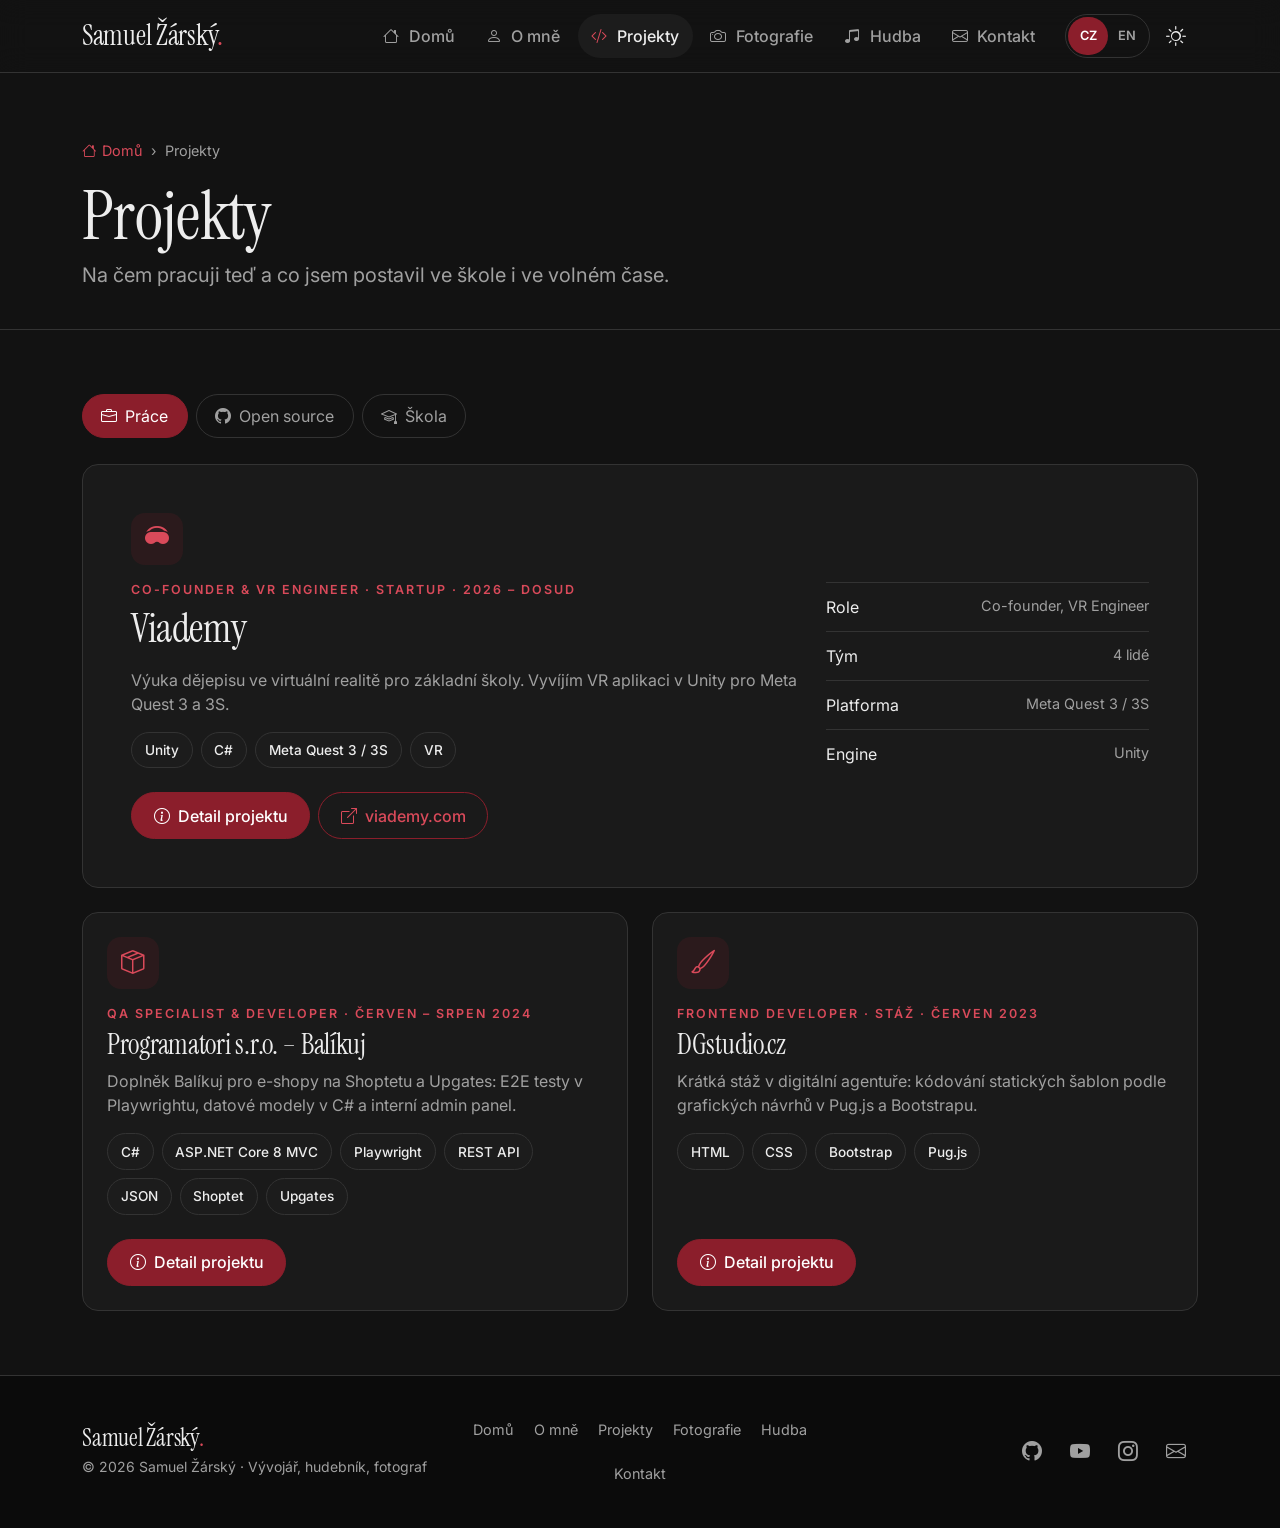
<file: projekty.html>
<!DOCTYPE html>
<html lang="cs" data-bs-theme="dark">
<head>
  <meta charset="utf-8">
  <meta name="viewport" content="width=device-width, initial-scale=1">
  <title data-i18n="title.projects">Projekty – Samuel Žárský</title>
  <meta name="description" content="Projekty Samuela Žárského: VR výuka Viademy, aplikace v .NET, Blazoru a Reactu.">
  <meta name="theme-color" content="#121212">
  <script>
    (function () {
      try {
        var t = localStorage.getItem("theme");
        if (t === "light" || t === "dark") document.documentElement.setAttribute("data-bs-theme", t);
        var l = localStorage.getItem("lang");
        if (l === "cs" || l === "en") document.documentElement.lang = l;
      } catch (e) {}
    })();
  </script>
  <link rel="icon" href="assets/favicon.svg" type="image/svg+xml">
  <link rel="preconnect" href="https://fonts.googleapis.com">
  <link rel="preconnect" href="https://fonts.gstatic.com" crossorigin>
  <link rel="stylesheet" href="https://fonts.googleapis.com/css2?family=Instrument+Serif&amp;family=Inter:wght@400;500;600&amp;display=swap">
  <link rel="stylesheet" href="https://cdn.jsdelivr.net/npm/bootstrap@5.3.3/dist/css/bootstrap.min.css">
  <link rel="stylesheet" href="https://cdn.jsdelivr.net/npm/bootstrap-icons@1.11.3/font/bootstrap-icons.min.css">
  <link rel="stylesheet" href="assets/css/style.css">
</head>
<body>
  <a class="skip-link visually-hidden-focusable" href="#main" data-i18n="common.skip">Přeskočit na obsah</a>

  <!-- Navbar + offcanvas menu -->
  <header class="site-header sticky-top">
    <nav class="navbar navbar-expand-lg" aria-label="Hlavní navigace" data-i18n-attr="aria-label:common.mainNav">
      <div class="container">
        <a class="navbar-brand logo" href="index.html">Samuel Žárský<span class="accent">.</span></a>
        <div class="d-flex align-items-center gap-1 order-lg-last ms-auto ms-lg-3">
          <div class="d-flex">
          <div class="btn-group lang-switch" role="group" aria-label="Jazyk / Language">
            <button type="button" class="btn btn-lang" data-lang="cs" aria-label="Čeština">CZ</button>
            <button type="button" class="btn btn-lang" data-lang="en" aria-label="English">EN</button>
          </div>
          </div>
          <button type="button" class="btn-icon theme-toggle" aria-label="Přepnout světlý / tmavý motiv" data-i18n-attr="aria-label:common.theme"><i class="bi bi-sun" aria-hidden="true"></i></button>
          <button class="navbar-toggler btn-icon" type="button" data-bs-toggle="offcanvas" data-bs-target="#mainMenu" aria-controls="mainMenu" aria-label="Otevřít menu" data-i18n-attr="aria-label:common.openMenu"><i class="bi bi-list" aria-hidden="true"></i></button>
        </div>
        <div class="offcanvas offcanvas-end" tabindex="-1" id="mainMenu" aria-labelledby="mainMenuLabel">
          <div class="offcanvas-header">
            <p class="offcanvas-title logo mb-0" id="mainMenuLabel">Samuel Žárský<span class="accent">.</span></p>
            <button type="button" class="btn-icon ms-auto" data-bs-dismiss="offcanvas" aria-label="Zavřít menu" data-i18n-attr="aria-label:common.closeMenu"><i class="bi bi-x-lg" aria-hidden="true"></i></button>
          </div>
          <div class="offcanvas-body">
            <ul class="navbar-nav ms-lg-auto gap-1">
              <li class="nav-item"><a class="nav-link" href="index.html"><i class="bi bi-house" aria-hidden="true"></i><span data-i18n="nav.home">Domů</span></a></li>
              <li class="nav-item"><a class="nav-link" href="o-mne.html"><i class="bi bi-person" aria-hidden="true"></i><span data-i18n="nav.about">O mně</span></a></li>
              <li class="nav-item"><a class="nav-link active" aria-current="page" href="projekty.html"><i class="bi bi-code-slash" aria-hidden="true"></i><span data-i18n="nav.projects">Projekty</span></a></li>
              <li class="nav-item"><a class="nav-link" href="fotografie.html"><i class="bi bi-camera" aria-hidden="true"></i><span data-i18n="nav.photo">Fotografie</span></a></li>
              <li class="nav-item"><a class="nav-link" href="hudba.html"><i class="bi bi-music-note-beamed" aria-hidden="true"></i><span data-i18n="nav.music">Hudba</span></a></li>
              <li class="nav-item"><a class="nav-link" href="kontakt.html"><i class="bi bi-envelope" aria-hidden="true"></i><span data-i18n="nav.contact">Kontakt</span></a></li>
            </ul>
            <div class="d-lg-none mt-4 pt-4 border-top">
              <div class="d-flex align-items-center justify-content-between gap-3 mb-3">
                <span class="form-section-title mb-0" data-i18n="common.language">Jazyk</span>
                <div class="btn-group lang-switch" role="group" aria-label="Jazyk / Language">
            <button type="button" class="btn btn-lang" data-lang="cs" aria-label="Čeština">CZ</button>
            <button type="button" class="btn btn-lang" data-lang="en" aria-label="English">EN</button>
          </div>
              </div>
              <div class="d-flex align-items-center justify-content-between gap-3 mb-3">
                <span class="form-section-title mb-0" data-i18n="common.themeLabel">Motiv</span>
                <button type="button" class="btn-icon theme-toggle" aria-label="Přepnout světlý / tmavý motiv" data-i18n-attr="aria-label:common.theme"><i class="bi bi-sun" aria-hidden="true"></i></button>
              </div>
              <ul class="social-links list-unstyled mb-0">
                <li><a class="btn-icon" href="https://github.com/StringSlayyer" target="_blank" rel="noopener" aria-label="GitHub"><i class="bi bi-github" aria-hidden="true"></i></a></li>
                <li><a class="btn-icon" href="https://www.youtube.com/@samuelzarsky666" target="_blank" rel="noopener" aria-label="YouTube"><i class="bi bi-youtube" aria-hidden="true"></i></a></li>
                <li><a class="btn-icon" href="https://www.instagram.com/samuel_zarsky/" target="_blank" rel="noopener" aria-label="Instagram"><i class="bi bi-instagram" aria-hidden="true"></i></a></li>
                <li><a class="btn-icon" href="mailto:sam@viademy.com" aria-label="E-mail"><i class="bi bi-envelope" aria-hidden="true"></i></a></li>
              </ul>
            </div>
          </div>
        </div>
      </div>
    </nav>
  </header>

  <main id="main">
    <div class="page-header">
      <div class="container">
        <nav aria-label="Drobečková navigace" data-i18n-attr="aria-label:common.breadcrumb">
          <ol class="breadcrumb mb-2">
            <li class="breadcrumb-item"><a href="index.html"><i class="bi bi-house" aria-hidden="true"></i><span data-i18n="nav.home">Domů</span></a></li>
            <li class="breadcrumb-item active" aria-current="page" data-i18n="nav.projects">Projekty</li>
          </ol>
        </nav>
        <h1 class="mb-2" data-i18n="projects.title">Projekty</h1>
        <p class="lead mb-0" data-i18n="projects.lead">Na čem pracuji teď a co jsem postavil ve škole i ve volném čase.</p>
      </div>
    </div>

    <section class="section-tight" aria-label="Seznam projektů" data-i18n-attr="aria-label:projects.listLabel">
      <div class="container">
        <!-- Taby: Práce / Open source / Škola -->
        <ul class="nav nav-pills tab-scroll mb-4" id="projectTabs" role="tablist">
          <li class="nav-item" role="presentation">
            <button class="nav-link active" id="tab-work" data-bs-toggle="pill" data-bs-target="#pane-work" type="button" role="tab" aria-controls="pane-work" aria-selected="true"><i class="bi bi-briefcase" aria-hidden="true"></i><span data-i18n="projects.tabWork">Práce</span></button>
          </li>
          <li class="nav-item" role="presentation">
            <button class="nav-link" id="tab-oss" data-bs-toggle="pill" data-bs-target="#pane-oss" type="button" role="tab" aria-controls="pane-oss" aria-selected="false"><i class="bi bi-github" aria-hidden="true"></i><span data-i18n="projects.tabOss">Open source</span></button>
          </li>
          <li class="nav-item" role="presentation">
            <button class="nav-link" id="tab-school" data-bs-toggle="pill" data-bs-target="#pane-school" type="button" role="tab" aria-controls="pane-school" aria-selected="false"><i class="bi bi-mortarboard" aria-hidden="true"></i><span data-i18n="projects.tabSchool">Škola</span></button>
          </li>
        </ul>

        <div class="tab-content">
          <div class="tab-pane fade show active" id="pane-work" role="tabpanel" aria-labelledby="tab-work" tabindex="0">
            <div class="row g-4">
              <div class="col-12">
                <article class="card-surface card-hover p-4 p-lg-5 h-100 d-flex flex-column">
                  <div class="row g-4 align-items-center">
                    <div class="col-lg-8">
                      <span class="card-icon mb-3"><i class="bi bi-headset-vr" aria-hidden="true"></i></span>
                      <p class="eyebrow mb-1" data-project-field="viademy.meta"></p>
                      <h2 class="h1 mb-3">Viademy</h2>
                      <p class="text-secondary mb-3" data-project-field="viademy.short"></p>
                      <div class="d-flex flex-wrap gap-2 mb-4" data-project-tech="viademy"></div>
                      <div class="d-flex flex-wrap gap-2">
                        <button type="button" class="btn btn-primary" data-bs-toggle="modal" data-bs-target="#projectModal" data-project="viademy"><i class="bi bi-info-circle" aria-hidden="true"></i><span data-i18n="projects.detail">Detail projektu</span></button>
                        <a class="btn btn-outline-primary" href="https://viademy.com" target="_blank" rel="noopener"><i class="bi bi-box-arrow-up-right" aria-hidden="true"></i>viademy.com</a>
                      </div>
                    </div>
                    <div class="col-lg-4">
                      <ul class="project-list">
                        <li><span data-i18n="projects.vRole">Role</span><span>Co-founder, VR Engineer</span></li>
                        <li><span data-i18n="projects.vTeam">Tým</span><span data-i18n="projects.vTeamValue">4 lidé</span></li>
                        <li><span data-i18n="projects.vPlatform">Platforma</span><span>Meta Quest 3 / 3S</span></li>
                        <li><span data-i18n="projects.vEngine">Engine</span><span>Unity</span></li>
                      </ul>
                    </div>
                  </div>
                </article>
              </div>
              <div class="col-md-6">
                <article class="card-surface card-hover p-4 h-100 d-flex flex-column">
                  <span class="card-icon mb-3"><i class="bi bi-box-seam" aria-hidden="true"></i></span>
                  <p class="eyebrow mb-1" data-project-field="programatori.meta"></p>
                  <h2 class="h3 mb-2" data-project-field="programatori.title">Programatori s.r.o. – Balíkuj</h2>
                  <p class="text-secondary" data-project-field="programatori.short"></p>
                  <div class="d-flex flex-wrap gap-2 mb-4" data-project-tech="programatori"></div>
                  <div class="d-flex flex-wrap gap-2 mt-auto">
                    <button type="button" class="btn btn-primary" data-bs-toggle="modal" data-bs-target="#projectModal" data-project="programatori"><i class="bi bi-info-circle" aria-hidden="true"></i><span data-i18n="projects.detail">Detail projektu</span></button>
                  </div>
                </article>
              </div>
              <div class="col-md-6">
                <article class="card-surface card-hover p-4 h-100 d-flex flex-column">
                  <span class="card-icon mb-3"><i class="bi bi-brush" aria-hidden="true"></i></span>
                  <p class="eyebrow mb-1" data-project-field="dgstudio.meta"></p>
                  <h2 class="h3 mb-2" data-project-field="dgstudio.title">DGstudio.cz</h2>
                  <p class="text-secondary" data-project-field="dgstudio.short"></p>
                  <div class="d-flex flex-wrap gap-2 mb-4" data-project-tech="dgstudio"></div>
                  <div class="d-flex flex-wrap gap-2 mt-auto">
                    <button type="button" class="btn btn-primary" data-bs-toggle="modal" data-bs-target="#projectModal" data-project="dgstudio"><i class="bi bi-info-circle" aria-hidden="true"></i><span data-i18n="projects.detail">Detail projektu</span></button>
                  </div>
                </article>
              </div>
            </div>
          </div>

          <div class="tab-pane fade" id="pane-oss" role="tabpanel" aria-labelledby="tab-oss" tabindex="0">
            <div class="row g-4">
              <div class="col-md-6">
                <article class="card-surface card-hover p-4 h-100 d-flex flex-column">
                  <span class="card-icon mb-3"><i class="bi bi-chat-dots" aria-hidden="true"></i></span>
                  <p class="eyebrow mb-1" data-project-field="chat.meta"></p>
                  <h2 class="h3 mb-2">Chat App</h2>
                  <p class="text-secondary" data-project-field="chat.short"></p>
                  <div class="d-flex flex-wrap gap-2 mb-4" data-project-tech="chat"></div>
                  <div class="d-flex flex-wrap gap-2 mt-auto">
                    <button type="button" class="btn btn-primary" data-bs-toggle="modal" data-bs-target="#projectModal" data-project="chat"><i class="bi bi-info-circle" aria-hidden="true"></i><span data-i18n="projects.detail">Detail projektu</span></button>
                    <a class="btn btn-outline-light-subtle" href="https://github.com/StringSlayyer/.NET-9-React-Chat-App" target="_blank" rel="noopener"><i class="bi bi-github" aria-hidden="true"></i>GitHub</a>
                  </div>
                </article>
              </div>
              <div class="col-md-6">
                <article class="card-surface p-4 h-100 d-flex flex-column justify-content-center text-center">
                  <span class="card-icon mb-3 mx-auto"><i class="bi bi-github" aria-hidden="true"></i></span>
                  <h2 class="h3 mb-2" data-i18n="projects.moreTitle">Další kód na GitHubu</h2>
                  <p class="text-secondary" data-i18n="projects.moreText">Menší školní úlohy a zálohy projektů najdete na mém profilu.</p>
                  <div><a class="btn-link-arrow" href="https://github.com/StringSlayyer" target="_blank" rel="noopener"><span>github.com/StringSlayyer</span><i class="bi bi-arrow-right" aria-hidden="true"></i></a></div>
                </article>
              </div>
            </div>
          </div>

          <div class="tab-pane fade" id="pane-school" role="tabpanel" aria-labelledby="tab-school" tabindex="0">
            <div class="row g-4">
              <div class="col-12"><h2 class="form-section-title mb-0" data-i18n="projects.uni">Vysoká škola</h2></div>
              <div class="col-md-6">
                <article class="card-surface card-hover p-4 h-100 d-flex flex-column">
                  <span class="card-icon mb-3"><i class="bi bi-calendar-check" aria-hidden="true"></i></span>
                  <p class="eyebrow mb-1" data-project-field="meeting.meta"></p>
                  <h2 class="h3 mb-2">MeetingSystem</h2>
                  <p class="text-secondary" data-project-field="meeting.short"></p>
                  <div class="d-flex flex-wrap gap-2 mb-4" data-project-tech="meeting"></div>
                  <div class="d-flex flex-wrap gap-2 mt-auto">
                    <button type="button" class="btn btn-primary" data-bs-toggle="modal" data-bs-target="#projectModal" data-project="meeting"><i class="bi bi-info-circle" aria-hidden="true"></i><span data-i18n="projects.detail">Detail projektu</span></button>
                    <a class="btn btn-outline-light-subtle" href="https://github.com/StringSlayyer/MeetingSystem" target="_blank" rel="noopener"><i class="bi bi-github" aria-hidden="true"></i>GitHub</a>
                  </div>
                </article>
              </div>
              <div class="col-12 mt-5"><h2 class="form-section-title mb-0" data-i18n="projects.highschool">Střední škola</h2></div>
              <div class="col-md-6">
                <article class="card-surface card-hover p-4 h-100 d-flex flex-column">
                  <span class="card-icon mb-3"><i class="bi bi-people" aria-hidden="true"></i></span>
                  <p class="eyebrow mb-1" data-project-field="clubiq.meta"></p>
                  <h2 class="h3 mb-2" data-project-field="clubiq.title">Clubiq</h2>
                  <p class="text-secondary" data-project-field="clubiq.short"></p>
                  <div class="d-flex flex-wrap gap-2 mb-4" data-project-tech="clubiq"></div>
                  <div class="d-flex flex-wrap gap-2 mt-auto">
                    <button type="button" class="btn btn-primary" data-bs-toggle="modal" data-bs-target="#projectModal" data-project="clubiq"><i class="bi bi-info-circle" aria-hidden="true"></i><span data-i18n="projects.detail">Detail projektu</span></button>
                  </div>
                </article>
              </div>
              <div class="col-md-6">
                <article class="card-surface card-hover p-4 h-100 d-flex flex-column">
                  <span class="card-icon mb-3"><i class="bi bi-door-open" aria-hidden="true"></i></span>
                  <p class="eyebrow mb-1" data-project-field="dod.meta"></p>
                  <h2 class="h3 mb-2" data-project-field="dod.title">Den otevřených dveří 2025</h2>
                  <p class="text-secondary" data-project-field="dod.short"></p>
                  <div class="d-flex flex-wrap gap-2 mb-4" data-project-tech="dod"></div>
                  <div class="d-flex flex-wrap gap-2 mt-auto">
                    <button type="button" class="btn btn-primary" data-bs-toggle="modal" data-bs-target="#projectModal" data-project="dod"><i class="bi bi-info-circle" aria-hidden="true"></i><span data-i18n="projects.detail">Detail projektu</span></button>
                  </div>
                </article>
              </div>
              <div class="col-md-6">
                <article class="card-surface card-hover p-4 h-100 d-flex flex-column">
                  <span class="card-icon mb-3"><i class="bi bi-film" aria-hidden="true"></i></span>
                  <p class="eyebrow mb-1" data-project-field="ateliery.meta"></p>
                  <h2 class="h3 mb-2" data-project-field="ateliery.title">Filmové ateliéry Zlín</h2>
                  <p class="text-secondary" data-project-field="ateliery.short"></p>
                  <div class="d-flex flex-wrap gap-2 mb-4" data-project-tech="ateliery"></div>
                  <div class="d-flex flex-wrap gap-2 mt-auto">
                    <button type="button" class="btn btn-primary" data-bs-toggle="modal" data-bs-target="#projectModal" data-project="ateliery"><i class="bi bi-info-circle" aria-hidden="true"></i><span data-i18n="projects.detail">Detail projektu</span></button>
                  </div>
                </article>
              </div>
              <div class="col-md-6">
                <article class="card-surface card-hover p-4 h-100 d-flex flex-column">
                  <span class="card-icon mb-3"><i class="bi bi-controller" aria-hidden="true"></i></span>
                  <p class="eyebrow mb-1" data-project-field="lumberjack.meta"></p>
                  <h2 class="h3 mb-2">Lumberjack's Adventure</h2>
                  <p class="text-secondary" data-project-field="lumberjack.short"></p>
                  <div class="d-flex flex-wrap gap-2 mb-4" data-project-tech="lumberjack"></div>
                  <div class="d-flex flex-wrap gap-2 mt-auto">
                    <button type="button" class="btn btn-primary" data-bs-toggle="modal" data-bs-target="#projectModal" data-project="lumberjack"><i class="bi bi-info-circle" aria-hidden="true"></i><span data-i18n="projects.detail">Detail projektu</span></button>
                    <a class="btn btn-outline-light-subtle" href="https://github.com/StringSlayyer/LumberjacksAdventure" target="_blank" rel="noopener"><i class="bi bi-github" aria-hidden="true"></i>GitHub</a>
                  </div>
                </article>
              </div>
            </div>
          </div>
        </div>
      </div>
    </section>
  </main>

  <!-- Modal: detail projektu -->
  <div class="modal fade" id="projectModal" tabindex="-1" aria-labelledby="projectModalTitle" aria-hidden="true">
    <div class="modal-dialog modal-lg modal-dialog-centered modal-dialog-scrollable modal-fullscreen-sm-down">
      <div class="modal-content">
        <div class="modal-header">
          <div class="d-flex align-items-center gap-3">
            <span class="card-icon"><i class="bi" id="projectModalIcon" aria-hidden="true"></i></span>
            <div>
              <p class="eyebrow mb-1" id="projectModalMeta"></p>
              <h2 class="modal-title h3 mb-0" id="projectModalTitle">&nbsp;</h2>
            </div>
          </div>
          <button type="button" class="btn-icon ms-auto" data-bs-dismiss="modal" aria-label="Zavřít" data-i18n-attr="aria-label:common.close"><i class="bi bi-x-lg" aria-hidden="true"></i></button>
        </div>
        <div class="modal-body">
          <div id="projectModalBody"></div>
          <h3 class="form-section-title mt-4 mb-2" data-i18n="projects.tech">Technologie</h3>
          <div class="d-flex flex-wrap gap-2" id="projectModalTech"></div>
        </div>
        <div class="modal-footer">
          <div id="projectModalLinks" class="d-flex flex-wrap gap-2 me-auto"></div>
          <button type="button" class="btn btn-outline-light-subtle" data-bs-dismiss="modal" data-i18n="common.close">Zavřít</button>
        </div>
      </div>
    </div>
  </div>

  <!-- Footer -->
  <footer class="site-footer">
    <div class="container">
      <div class="row g-4 align-items-center text-center text-md-start">
        <div class="col-md-6 col-lg-4">
          <a class="logo" href="index.html">Samuel Žárský<span class="accent">.</span></a>
          <p class="text-secondary small mb-0 mt-1">&copy; 2026 Samuel Žárský · <span data-i18n="footer.note">Vývojář, hudebník, fotograf</span></p>
        </div>
        <nav class="col-lg-4 d-none d-lg-block" aria-label="Mapa webu" data-i18n-attr="aria-label:footer.sitemap">
          <ul class="footer-sitemap list-unstyled mb-0">
            <li><a href="index.html" data-i18n="nav.home">Domů</a></li>
            <li><a href="o-mne.html" data-i18n="nav.about">O mně</a></li>
            <li><a href="projekty.html" data-i18n="nav.projects">Projekty</a></li>
            <li><a href="fotografie.html" data-i18n="nav.photo">Fotografie</a></li>
            <li><a href="hudba.html" data-i18n="nav.music">Hudba</a></li>
            <li><a href="kontakt.html" data-i18n="nav.contact">Kontakt</a></li>
          </ul>
        </nav>
        <div class="col-md-6 col-lg-4 d-flex justify-content-center justify-content-md-end">
          <ul class="social-links list-unstyled mb-0">
                <li><a class="btn-icon" href="https://github.com/StringSlayyer" target="_blank" rel="noopener" aria-label="GitHub"><i class="bi bi-github" aria-hidden="true"></i></a></li>
                <li><a class="btn-icon" href="https://www.youtube.com/@samuelzarsky666" target="_blank" rel="noopener" aria-label="YouTube"><i class="bi bi-youtube" aria-hidden="true"></i></a></li>
                <li><a class="btn-icon" href="https://www.instagram.com/samuel_zarsky/" target="_blank" rel="noopener" aria-label="Instagram"><i class="bi bi-instagram" aria-hidden="true"></i></a></li>
                <li><a class="btn-icon" href="mailto:sam@viademy.com" aria-label="E-mail"><i class="bi bi-envelope" aria-hidden="true"></i></a></li>
              </ul>
        </div>
      </div>
    </div>
  </footer>
  <script src="https://cdn.jsdelivr.net/npm/bootstrap@5.3.3/dist/js/bootstrap.bundle.min.js"></script>
  <script src="assets/js/data-projekty.js"></script>
  <script src="assets/js/i18n.js"></script>
  <script src="assets/js/main.js"></script>
</body>
</html>
</file>
<file: assets/css/style.css>
/* ===== Proměnné a motivy ===== */
:root {
  --accent: #8B1E2B;
  --accent-hover: #A3222F;
  --accent-active: #741823;
  --accent-light: #D94A5A;
  --accent-rgb: 139, 30, 43;
  --font-heading: "Instrument Serif", Georgia, "Times New Roman", serif;
  --font-body: "Inter", system-ui, -apple-system, "Segoe UI", Roboto, sans-serif;
  --radius: 1rem;
  --nav-h: 72px;
}

[data-bs-theme="dark"] {
  --bg: #121212;
  --surface: #1A1A1A;
  --surface-2: #1C1C1C;
  --border: #333333;
  --text: #EDEDED;
  --text-2: #A0A0A0;
  --accent-text: var(--accent-light);
  --nav-bg: rgba(18, 18, 18, 0.72);
  --footer-bg: #0B0B0B;

  --bs-body-bg: var(--bg);
  --bs-body-bg-rgb: 18, 18, 18;
  --bs-body-color: var(--text);
  --bs-body-color-rgb: 237, 237, 237;
  --bs-emphasis-color: #FFFFFF;
  --bs-heading-color: var(--text);
  --bs-secondary-color: var(--text-2);
  --bs-secondary-bg: var(--surface-2);
  --bs-tertiary-bg: var(--surface);
  --bs-border-color: var(--border);
  --bs-link-color: var(--accent-light);
  --bs-link-color-rgb: 217, 74, 90;
  --bs-link-hover-color: #E7707D;
  --bs-link-hover-color-rgb: 231, 112, 125;
}

[data-bs-theme="light"] {
  --bg: #FAFAFA;
  --surface: #FFFFFF;
  --surface-2: #F2F2F2;
  --border: #DDDDDD;
  --text: #1A1A1A;
  --text-2: #5C5C5C;
  --accent-text: var(--accent);
  --nav-bg: rgba(250, 250, 250, 0.78);
  --footer-bg: #F0F0F0;

  --bs-body-bg: var(--bg);
  --bs-body-bg-rgb: 250, 250, 250;
  --bs-body-color: var(--text);
  --bs-body-color-rgb: 26, 26, 26;
  --bs-heading-color: var(--text);
  --bs-secondary-color: var(--text-2);
  --bs-secondary-bg: var(--surface-2);
  --bs-tertiary-bg: var(--surface);
  --bs-border-color: var(--border);
  --bs-link-color: var(--accent);
  --bs-link-color-rgb: 139, 30, 43;
  --bs-link-hover-color: var(--accent-hover);
  --bs-link-hover-color-rgb: 163, 34, 47;
}

/* ===== Základ ===== */
html { scroll-padding-top: calc(var(--nav-h) + 1rem); }

body {
  font-family: var(--font-body);
  background: var(--bg);
  color: var(--text);
  -webkit-font-smoothing: antialiased;
  display: flex;
  flex-direction: column;
  min-height: 100vh;
}

main { flex: 1 0 auto; }

h1, h2, h3, h4, .display-heading, .logo {
  font-family: var(--font-heading);
  font-weight: 400;
  letter-spacing: -0.01em;
}

h1 { font-size: clamp(2.4rem, 5vw + 1rem, 4.25rem); line-height: 1.05; }
h2 { font-size: clamp(1.9rem, 3vw + 1rem, 3rem); line-height: 1.1; }
h3 { font-size: clamp(1.5rem, 1.5vw + 1rem, 2rem); }

.text-secondary { color: var(--text-2) !important; }
.text-accent { color: var(--accent-text) !important; }
.accent { color: var(--accent-text); }

.eyebrow {
  font-family: var(--font-body);
  font-size: 0.78rem;
  font-weight: 600;
  letter-spacing: 0.16em;
  text-transform: uppercase;
  color: var(--accent-text);
}

.section { padding-block: clamp(3.5rem, 7vw, 6.5rem); }
.section-tight { padding-block: clamp(2.5rem, 5vw, 4rem); }
.lead { color: var(--text-2); font-weight: 400; }

::selection { background: var(--accent); color: #fff; }

.skip-link {
  position: absolute;
  left: 1rem;
  top: 1rem;
  z-index: 2000;
  padding: 0.75rem 1rem;
  background: var(--accent);
  color: #fff;
  border-radius: 0.5rem;
}

/* ===== Tlačítka ===== */
.btn {
  --bs-btn-padding-y: 0.65rem;
  --bs-btn-padding-x: 1.35rem;
  --bs-btn-font-weight: 500;
  --bs-btn-border-radius: 999px;
  min-height: 44px;
  display: inline-flex;
  align-items: center;
  justify-content: center;
  gap: 0.5rem;
}

.btn-sm { --bs-btn-padding-y: 0.35rem; --bs-btn-padding-x: 0.9rem; }

.btn-primary {
  --bs-btn-color: #fff;
  --bs-btn-bg: var(--accent);
  --bs-btn-border-color: var(--accent);
  --bs-btn-hover-color: #fff;
  --bs-btn-hover-bg: var(--accent-hover);
  --bs-btn-hover-border-color: var(--accent-hover);
  --bs-btn-active-color: #fff;
  --bs-btn-active-bg: var(--accent-active);
  --bs-btn-active-border-color: var(--accent-active);
  --bs-btn-disabled-bg: var(--accent);
  --bs-btn-disabled-border-color: var(--accent);
  --bs-btn-focus-shadow-rgb: var(--accent-rgb);
}

.btn-outline-primary {
  --bs-btn-color: var(--accent-text);
  --bs-btn-border-color: var(--accent);
  --bs-btn-hover-color: #fff;
  --bs-btn-hover-bg: var(--accent);
  --bs-btn-hover-border-color: var(--accent);
  --bs-btn-active-color: #fff;
  --bs-btn-active-bg: var(--accent-active);
  --bs-btn-active-border-color: var(--accent-active);
  --bs-btn-focus-shadow-rgb: var(--accent-rgb);
}

.btn-outline-light-subtle {
  --bs-btn-color: var(--text);
  --bs-btn-border-color: var(--border);
  --bs-btn-hover-color: var(--text);
  --bs-btn-hover-bg: var(--surface-2);
  --bs-btn-hover-border-color: var(--text-2);
  --bs-btn-active-color: var(--text);
  --bs-btn-active-bg: var(--surface-2);
  --bs-btn-active-border-color: var(--text-2);
}

.btn-link-arrow {
  padding: 0;
  min-height: 44px;
  color: var(--accent-text);
  font-weight: 500;
  text-decoration: none;
  display: inline-flex;
  align-items: center;
  gap: 0.4rem;
}

.btn-link-arrow i { transition: transform 0.2s ease; }
.btn-link-arrow:hover i { transform: translateX(4px); }

.btn-icon {
  width: 44px;
  height: 44px;
  padding: 0;
  border: 0;
  border-radius: 50%;
  display: inline-flex;
  align-items: center;
  justify-content: center;
  background: transparent;
  color: var(--text);
  font-size: 1.25rem;
}

.btn-icon:hover { background: var(--surface-2); color: var(--text); }
.btn-icon:focus-visible { outline: 2px solid var(--accent-text); outline-offset: 2px; }

/* Přepínač jazyka */
.lang-switch {
  border: 1px solid var(--border);
  border-radius: 999px;
  padding: 2px;
}

.btn-lang {
  --bs-btn-padding-x: 0.6rem;
  --bs-btn-padding-y: 0;
  --bs-btn-font-size: 0.8rem;
  --bs-btn-font-weight: 600;
  min-width: 40px;
  min-height: 38px;
  color: var(--text-2);
  border: 0;
  border-radius: 999px !important;
}

.btn-lang:hover { color: var(--text); }
.btn-lang.active { background: var(--accent); color: #fff; }

/* ===== Navbar ===== */
.site-header {
  isolation: isolate;
  border-bottom: 1px solid var(--border);
}

/* Blur na pseudo-elementu: backdrop-filter přímo na headeru by „uvěznil“ fixní offcanvas uvnitř headeru */
.site-header::before {
  content: "";
  position: absolute;
  inset: 0;
  z-index: -1;
  background: var(--nav-bg);
  -webkit-backdrop-filter: blur(14px) saturate(140%);
  backdrop-filter: blur(14px) saturate(140%);
}

.site-header .navbar { min-height: var(--nav-h); padding-block: 0.5rem; }

.logo {
  font-size: 1.75rem;
  color: var(--text);
  text-decoration: none;
  line-height: 1;
  white-space: nowrap;
}

.logo:hover { color: var(--text); }
.logo .accent { color: var(--accent-text); }

.navbar-toggler { border: 0; box-shadow: none !important; }

.site-header .nav-link {
  display: flex;
  align-items: center;
  gap: 0.6rem;
  min-height: 44px;
  color: var(--text-2);
  font-weight: 500;
  border-radius: 999px;
  transition: color 0.2s ease, background-color 0.2s ease;
}

.site-header .nav-link:hover { color: var(--text); }
.site-header .nav-link.active { color: var(--text); }
.site-header .nav-link.active i { color: var(--accent-text); }

.offcanvas {
  --bs-offcanvas-bg: var(--surface);
  --bs-offcanvas-width: min(320px, 85vw);
  border-left: 1px solid var(--border);
}

@media (max-width: 991.98px) {
  .site-header .nav-link {
    padding: 0.75rem 1rem;
    font-size: 1.1rem;
  }
  .site-header .nav-link.active { background: var(--surface-2); }
}

@media (min-width: 992px) {
  .site-header .nav-link { padding-inline: 0.85rem !important; }
  .site-header .nav-link.active { background: var(--surface-2); }
}

@media (max-width: 400px) {
  .logo { font-size: 1.45rem; }
  .site-header .container { padding-inline: 0.75rem; }
}

/* ===== Carousel ===== */
.hero-carousel { background: #000; }

.hero-carousel .carousel-item { height: 280px; }

@media (min-width: 768px) { .hero-carousel .carousel-item { height: 400px; } }
@media (min-width: 992px) { .hero-carousel .carousel-item { height: 560px; } }

.hero-carousel .carousel-item img {
  width: 100%;
  height: 100%;
  object-fit: cover;
}

.hero-carousel .carousel-caption {
  z-index: 2;
  left: 50%;
  right: auto;
  bottom: 50%;
  transform: translate(-50%, 50%);
  width: min(640px, calc(100% - 7rem));
  padding: 1.25rem 1.75rem;
  text-align: center;
  background: rgba(0, 0, 0, 0.45);
  -webkit-backdrop-filter: blur(6px);
  backdrop-filter: blur(6px);
  border: 1px solid rgba(255, 255, 255, 0.12);
  border-radius: var(--radius);
}

.hero-carousel .carousel-caption h2 {
  font-size: clamp(1.9rem, 4vw + 0.5rem, 3.75rem);
  color: #fff;
  margin-bottom: 0.4rem;
}

.hero-carousel .carousel-caption p {
  font-size: clamp(0.9rem, 0.6vw + 0.75rem, 1.15rem);
  color: rgba(255, 255, 255, 0.85);
  margin: 0;
}

.hero-carousel .carousel-control-prev,
.hero-carousel .carousel-control-next {
  width: 4rem;
  z-index: 3;
}

.hero-carousel .carousel-indicators { z-index: 3; margin-bottom: 0.75rem; }

.hero-carousel .carousel-indicators [data-bs-target] {
  width: 28px;
  height: 4px;
  border-radius: 2px;
}

.hero-carousel .carousel-indicators .active { background-color: var(--accent-light); }

@media (max-width: 575.98px) {
  .hero-carousel .carousel-caption { width: calc(100% - 6rem); padding: 0.9rem 1rem; }
  .hero-carousel .carousel-control-prev,
  .hero-carousel .carousel-control-next { width: 2.75rem; }
}

/* ===== Intro ===== */
.portrait {
  width: 100%;
  aspect-ratio: 4 / 5;
  object-fit: cover;
  border-radius: var(--radius);
  border: 1px solid var(--border);
}

/* ===== Karty ===== */
.card-surface {
  background: var(--surface);
  border: 1px solid var(--border);
  border-radius: var(--radius);
  color: var(--text);
  transition: transform 0.25s ease, border-color 0.25s ease, box-shadow 0.25s ease;
}

.card-hover:hover {
  transform: translateY(-4px);
  border-color: rgba(var(--accent-rgb), 0.7);
  box-shadow: 0 14px 32px rgba(0, 0, 0, 0.25);
}

.card-icon {
  width: 52px;
  height: 52px;
  border-radius: 14px;
  display: inline-flex;
  align-items: center;
  justify-content: center;
  font-size: 1.5rem;
  background: rgba(var(--accent-rgb), 0.15);
  color: var(--accent-text);
}

/* ===== Bento grid ===== */
.bento {
  display: grid;
  gap: 1rem;
  grid-template-columns: repeat(2, 1fr);
}

.bento-card {
  position: relative;
  padding: clamp(1.5rem, 3vw, 2.25rem);
  display: flex;
  flex-direction: column;
  gap: 0.75rem;
  overflow: hidden;
  min-height: 200px;
  text-decoration: none;
}

.bento-card h3 { margin: 0; }
.bento-card p { color: var(--text-2); margin: 0; }
.bento-card .btn-link-arrow { margin-top: auto; }

.bento-card.has-image { color: #fff; border-color: transparent; }
.bento-card.has-image p { color: rgba(255, 255, 255, 0.85); }
.bento-card.has-image .btn-link-arrow { color: #fff; }

.bento-card .bento-bg {
  position: absolute;
  inset: 0;
  width: 100%;
  height: 100%;
  object-fit: cover;
  z-index: 0;
  transition: transform 0.6s ease;
}

.bento-card.has-image::before {
  content: "";
  position: absolute;
  inset: 0;
  background: rgba(0, 0, 0, 0.55);
  z-index: 1;
}

.bento-card > *:not(.bento-bg) { position: relative; z-index: 2; }
.bento-card:hover .bento-bg { transform: scale(1.04); }

.project-list { list-style: none; padding: 0; margin: 0.5rem 0 0; }

.project-list li {
  display: flex;
  justify-content: space-between;
  gap: 1rem;
  padding: 0.75rem 0;
  border-top: 1px solid var(--border);
}

.project-list li span:last-child { color: var(--text-2); font-size: 0.9rem; text-align: right; }

.bento-large { grid-column: span 2; }

@media (max-width: 767.98px) {
  .bento-card:not(.bento-large) { padding: 1.25rem; min-height: 180px; }
  .bento-card:not(.bento-large) h3 { font-size: 1.5rem; }
  .bento-card:not(.bento-large) .card-icon { width: 44px; height: 44px; font-size: 1.25rem; }
}

@media (min-width: 768px) {
  .bento { grid-template-rows: repeat(2, minmax(220px, auto)); }
  .bento-large { grid-column: 1; grid-row: span 2; }
}

@media (min-width: 992px) {
  .bento { grid-template-columns: repeat(4, 1fr); grid-template-rows: repeat(2, minmax(250px, auto)); }
  .bento-large { grid-column: 1 / span 2; grid-row: 1 / span 2; }
  .bento-card:not(.bento-large) { grid-column: span 2; }
}

/* ===== Mřížka fotek (homepage) ===== */
.photo-grid { --bs-gutter-x: 0.75rem; --bs-gutter-y: 0.75rem; }

.photo-tile {
  display: block;
  width: 100%;
  padding: 0;
  border: 0;
  border-radius: 0.75rem;
  overflow: hidden;
  aspect-ratio: 1;
  background: var(--surface-2);
  cursor: zoom-in;
}

.photo-tile img {
  width: 100%;
  height: 100%;
  object-fit: cover;
  transition: transform 0.4s ease, opacity 0.3s ease;
}

.photo-tile:hover img { transform: scale(1.06); }
.photo-tile:focus-visible { outline: 3px solid var(--accent-text); outline-offset: 2px; }

/* ===== Masonry galerie ===== */
.masonry { columns: 1; column-gap: 1rem; }

@media (min-width: 576px) { .masonry { columns: 2; } }
@media (min-width: 992px) { .masonry { columns: 3; } }

.masonry-item {
  break-inside: avoid;
  margin-bottom: 1rem;
  position: relative;
}

.masonry-item .photo-tile { aspect-ratio: auto; }
.masonry-item .photo-tile img { height: auto; }

.masonry-item figcaption {
  position: absolute;
  left: 0;
  right: 0;
  bottom: 0;
  padding: 0.75rem 1rem;
  color: #fff;
  font-size: 0.9rem;
  background: rgba(0, 0, 0, 0.55);
  border-radius: 0 0 0.75rem 0.75rem;
  opacity: 0;
  transition: opacity 0.25s ease;
  pointer-events: none;
}

.masonry-item:hover figcaption,
.masonry-item:focus-within figcaption { opacity: 1; }

@media (hover: none) {
  .masonry-item figcaption { opacity: 1; }
}

.filter-bar { display: flex; flex-wrap: wrap; gap: 0.5rem; }
.filter-bar .btn.active { background: var(--accent); border-color: var(--accent); color: #fff; }

/* ===== Modal ===== */
.modal {
  --bs-modal-bg: var(--surface);
  --bs-modal-border-color: var(--border);
  --bs-modal-border-radius: var(--radius);
}

.modal-photo img {
  width: 100%;
  max-height: 70vh;
  object-fit: contain;
  background: #000;
  border-radius: 0.75rem;
}

.exif-list {
  display: grid;
  grid-template-columns: repeat(auto-fill, minmax(140px, 1fr));
  gap: 0.75rem;
  margin: 0;
}

.exif-list div {
  background: var(--surface-2);
  border: 1px solid var(--border);
  border-radius: 0.6rem;
  padding: 0.6rem 0.8rem;
}

.exif-list dt { font-size: 0.75rem; font-weight: 500; color: var(--text-2); text-transform: uppercase; letter-spacing: 0.06em; }
.exif-list dd { margin: 0; font-weight: 500; }

/* ===== Zvýrazněný pás (hudba) ===== */
.band { background: var(--surface-2); border-block: 1px solid var(--border); }

/* ===== Výzva ke kontaktu ===== */
.cta-box {
  background: var(--surface);
  border: 1px solid var(--border);
  border-left: 4px solid var(--accent);
  border-radius: var(--radius);
  padding: clamp(2rem, 5vw, 3.5rem);
}

/* ===== Breadcrumb a hlavička stránky ===== */
.page-header { padding-block: clamp(2rem, 5vw, 3.5rem) clamp(1.5rem, 3vw, 2.5rem); border-bottom: 1px solid var(--border); }

.breadcrumb {
  --bs-breadcrumb-divider-color: var(--text-2);
  --bs-breadcrumb-item-active-color: var(--text-2);
  --bs-breadcrumb-divider: "›";
  font-size: 0.9rem;
}

.breadcrumb a { text-decoration: none; display: inline-flex; align-items: center; gap: 0.35rem; min-height: 44px; }
.breadcrumb-item { display: flex; align-items: center; }
.breadcrumb-item.active { min-height: 44px; }

/* ===== Taby ===== */
.nav-pills {
  --bs-nav-pills-border-radius: 999px;
  --bs-nav-pills-link-active-bg: var(--accent);
  --bs-nav-pills-link-active-color: #fff;
  --bs-nav-link-color: var(--text-2);
  --bs-nav-link-hover-color: var(--text);
  gap: 0.5rem;
}

.nav-pills .nav-link {
  min-height: 44px;
  display: inline-flex;
  align-items: center;
  gap: 0.5rem;
  border: 1px solid var(--border);
  padding-inline: 1.15rem;
}

.nav-pills .nav-link.active { border-color: var(--accent); }

@media (max-width: 575.98px) {
  .nav-pills { gap: 0.35rem; }
  .nav-pills .nav-link { padding-inline: 0.8rem; gap: 0.4rem; }
}

.tab-scroll { overflow-x: auto; flex-wrap: nowrap; scrollbar-width: none; padding-bottom: 2px; }
.tab-scroll::-webkit-scrollbar { display: none; }
.tab-scroll .nav-link { white-space: nowrap; }

/* ===== Badges ===== */
.badge-skill {
  display: inline-flex;
  align-items: center;
  gap: 0.35rem;
  font-weight: 500;
  font-size: 0.85rem;
  padding: 0.45rem 0.8rem;
  border-radius: 999px;
  background: var(--surface-2);
  border: 1px solid var(--border);
  color: var(--text);
}

.badge-skill.badge-accent {
  background: rgba(var(--accent-rgb), 0.15);
  border-color: rgba(var(--accent-rgb), 0.5);
  color: var(--accent-text);
}

/* ===== Timeline ===== */
.timeline { list-style: none; margin: 0; padding: 0; position: relative; }

.timeline::before {
  content: "";
  position: absolute;
  left: 7px;
  top: 0.5rem;
  bottom: 0.5rem;
  width: 2px;
  background: var(--border);
}

.timeline li { position: relative; padding: 0 0 2rem 2.25rem; }
.timeline li:last-child { padding-bottom: 0; }

.timeline li::before {
  content: "";
  position: absolute;
  left: 0;
  top: 0.35rem;
  width: 16px;
  height: 16px;
  border-radius: 50%;
  background: var(--bg);
  border: 3px solid var(--accent);
}

.timeline .tl-year { font-size: 0.85rem; font-weight: 600; color: var(--accent-text); letter-spacing: 0.04em; }
.timeline h3 { font-size: 1.5rem; margin: 0.15rem 0 0.35rem; }
.timeline p { color: var(--text-2); margin: 0; }

/* ===== Video a embedy ===== */
.video-frame { border-radius: var(--radius); overflow: hidden; border: 1px solid var(--border); background: #000; }

.embed-placeholder {
  border: 1px dashed var(--border);
  border-radius: var(--radius);
  padding: 2rem;
  text-align: center;
  color: var(--text-2);
}

/* ===== Formulář ===== */
.form-control,
.form-select {
  background-color: var(--surface-2);
  border-color: var(--border);
  color: var(--text);
  min-height: 44px;
}

.form-control:focus,
.form-select:focus {
  background-color: var(--surface-2);
  color: var(--text);
  border-color: var(--accent-light);
  box-shadow: 0 0 0 0.25rem rgba(var(--accent-rgb), 0.35);
}

.form-floating > label { color: var(--text-2); }
.form-floating > .form-control:focus ~ label,
.form-floating > .form-control:not(:placeholder-shown) ~ label,
.form-floating > .form-select ~ label { color: var(--text-2); }
.form-floating > .form-control:focus ~ label::after,
.form-floating > .form-control:not(:placeholder-shown) ~ label::after,
.form-floating > .form-select ~ label::after { background-color: transparent; }

.input-group-text { background: var(--surface); border-color: var(--border); color: var(--text-2); min-width: 44px; justify-content: center; }

.form-check { min-height: 44px; display: flex; align-items: center; gap: 0.6rem; padding-left: 0; }
.form-check .form-check-input { float: none; margin: 0; width: 1.25rem; height: 1.25rem; flex-shrink: 0; }
.form-check-label { cursor: pointer; }

.form-check-input { background-color: var(--surface-2); border-color: var(--text-2); }
.form-check-input:checked { background-color: var(--accent); border-color: var(--accent); }
.form-check-input:focus { border-color: var(--accent-light); box-shadow: 0 0 0 0.25rem rgba(var(--accent-rgb), 0.35); }

.form-section-title { font-family: var(--font-body); font-size: 0.85rem; font-weight: 600; letter-spacing: 0.1em; text-transform: uppercase; color: var(--text-2); margin-bottom: 0.25rem; }

.char-counter { font-size: 0.85rem; color: var(--text-2); }
.char-counter.near-limit { color: var(--accent-text); }

.summary-list { display: grid; grid-template-columns: max-content 1fr; gap: 0.4rem 1.25rem; margin: 0; }
.summary-list dt { color: var(--text-2); font-weight: 500; }
.summary-list dd { margin: 0; word-break: break-word; }

@media (max-width: 575.98px) {
  .summary-list { grid-template-columns: 1fr; gap: 0.1rem; }
  .summary-list dd { margin-bottom: 0.6rem; }
}

.contact-link {
  display: flex;
  align-items: center;
  gap: 1rem;
  padding: 1rem 1.25rem;
  text-decoration: none;
  min-height: 64px;
}

.contact-link .card-icon { width: 44px; height: 44px; font-size: 1.2rem; flex-shrink: 0; }
.contact-link small { display: block; color: var(--text-2); }
.contact-link strong { color: var(--text); font-weight: 500; word-break: break-all; }

/* ===== DataTables ===== */
.table {
  --bs-table-bg: transparent;
  --bs-table-color: var(--text);
  --bs-table-border-color: var(--border);
  --bs-table-hover-bg: rgba(var(--accent-rgb), 0.08);
  --bs-table-hover-color: var(--text);
  --bs-table-striped-bg: var(--surface-2);
  --bs-table-striped-color: var(--text);
}

.table thead th { font-weight: 600; font-size: 0.85rem; color: var(--text-2); white-space: nowrap; }

.pagination {
  --bs-pagination-color: var(--text);
  --bs-pagination-bg: var(--surface);
  --bs-pagination-border-color: var(--border);
  --bs-pagination-hover-color: var(--text);
  --bs-pagination-hover-bg: var(--surface-2);
  --bs-pagination-hover-border-color: var(--border);
  --bs-pagination-focus-color: var(--text);
  --bs-pagination-focus-bg: var(--surface-2);
  --bs-pagination-focus-box-shadow: 0 0 0 0.25rem rgba(var(--accent-rgb), 0.35);
  --bs-pagination-active-bg: var(--accent);
  --bs-pagination-active-border-color: var(--accent);
  --bs-pagination-disabled-bg: var(--surface);
  --bs-pagination-disabled-color: var(--text-2);
  --bs-pagination-disabled-border-color: var(--border);
}

.pagination .page-link { min-width: 44px; min-height: 44px; display: flex; align-items: center; justify-content: center; }

div.dt-container .dt-search input,
div.dt-container .dt-length select { min-height: 44px; }

div.dt-container .dt-paging { display: flex; justify-content: center; }

@media (min-width: 768px) {
  div.dt-container .dt-paging { justify-content: flex-end; }
}

.table-wrap { padding: clamp(1rem, 2.5vw, 1.75rem); }

.dt-thumb { width: 64px; height: 44px; object-fit: cover; border-radius: 0.4rem; }

table.dataTable tbody tr.row-clickable { cursor: pointer; }

.level-dots { display: inline-flex; gap: 3px; vertical-align: middle; }
.level-dots span { width: 8px; height: 8px; border-radius: 50%; background: var(--border); }
.level-dots span.on { background: var(--accent-light); }

/* ===== Footer ===== */
.site-footer {
  background: var(--footer-bg);
  border-top: 1px solid var(--border);
  padding-block: 2rem;
  margin-top: auto;
}

.footer-sitemap { display: flex; flex-wrap: wrap; justify-content: center; gap: 0 1.25rem; }
.footer-sitemap a { color: var(--text-2); text-decoration: none; font-size: 0.9rem; display: inline-flex; align-items: center; min-height: 44px; }
.footer-sitemap a:hover { color: var(--accent-text); }

.site-footer .logo { font-size: 1.5rem; }

.social-links { display: flex; gap: 0.25rem; }
.social-links a { color: var(--text-2); }
.social-links a:hover { color: var(--accent-text); background: var(--surface-2); }

/* ===== Placeholdery k doplnění ===== */
.todo {
  background: rgba(255, 196, 0, 0.15);
  border: 1px dashed rgba(255, 196, 0, 0.6);
  border-radius: 0.3rem;
  padding: 0 0.3rem;
  font-size: 0.9em;
}

/* ===== Animace ===== */
.reveal { opacity: 0; transform: translateY(24px); transition: opacity 0.7s ease, transform 0.7s ease; }
.reveal.is-visible { opacity: 1; transform: none; }

@media (prefers-reduced-motion: reduce) {
  html { scroll-behavior: auto; }
  .reveal { opacity: 1; transform: none; transition: none; }
  .card-surface, .photo-tile img, .bento-bg, .btn-link-arrow i { transition: none !important; }
  .card-hover:hover, .bento-card:hover .bento-bg, .photo-tile:hover img { transform: none; }
}


/* Seznam faktů v kartě (taby Hudba) */
.card-surface > .project-list.mt-0 li:first-child { border-top: 0; padding-top: 0; }
.card-surface > .project-list.mt-0 li:last-child { padding-bottom: 0; }
</file>
